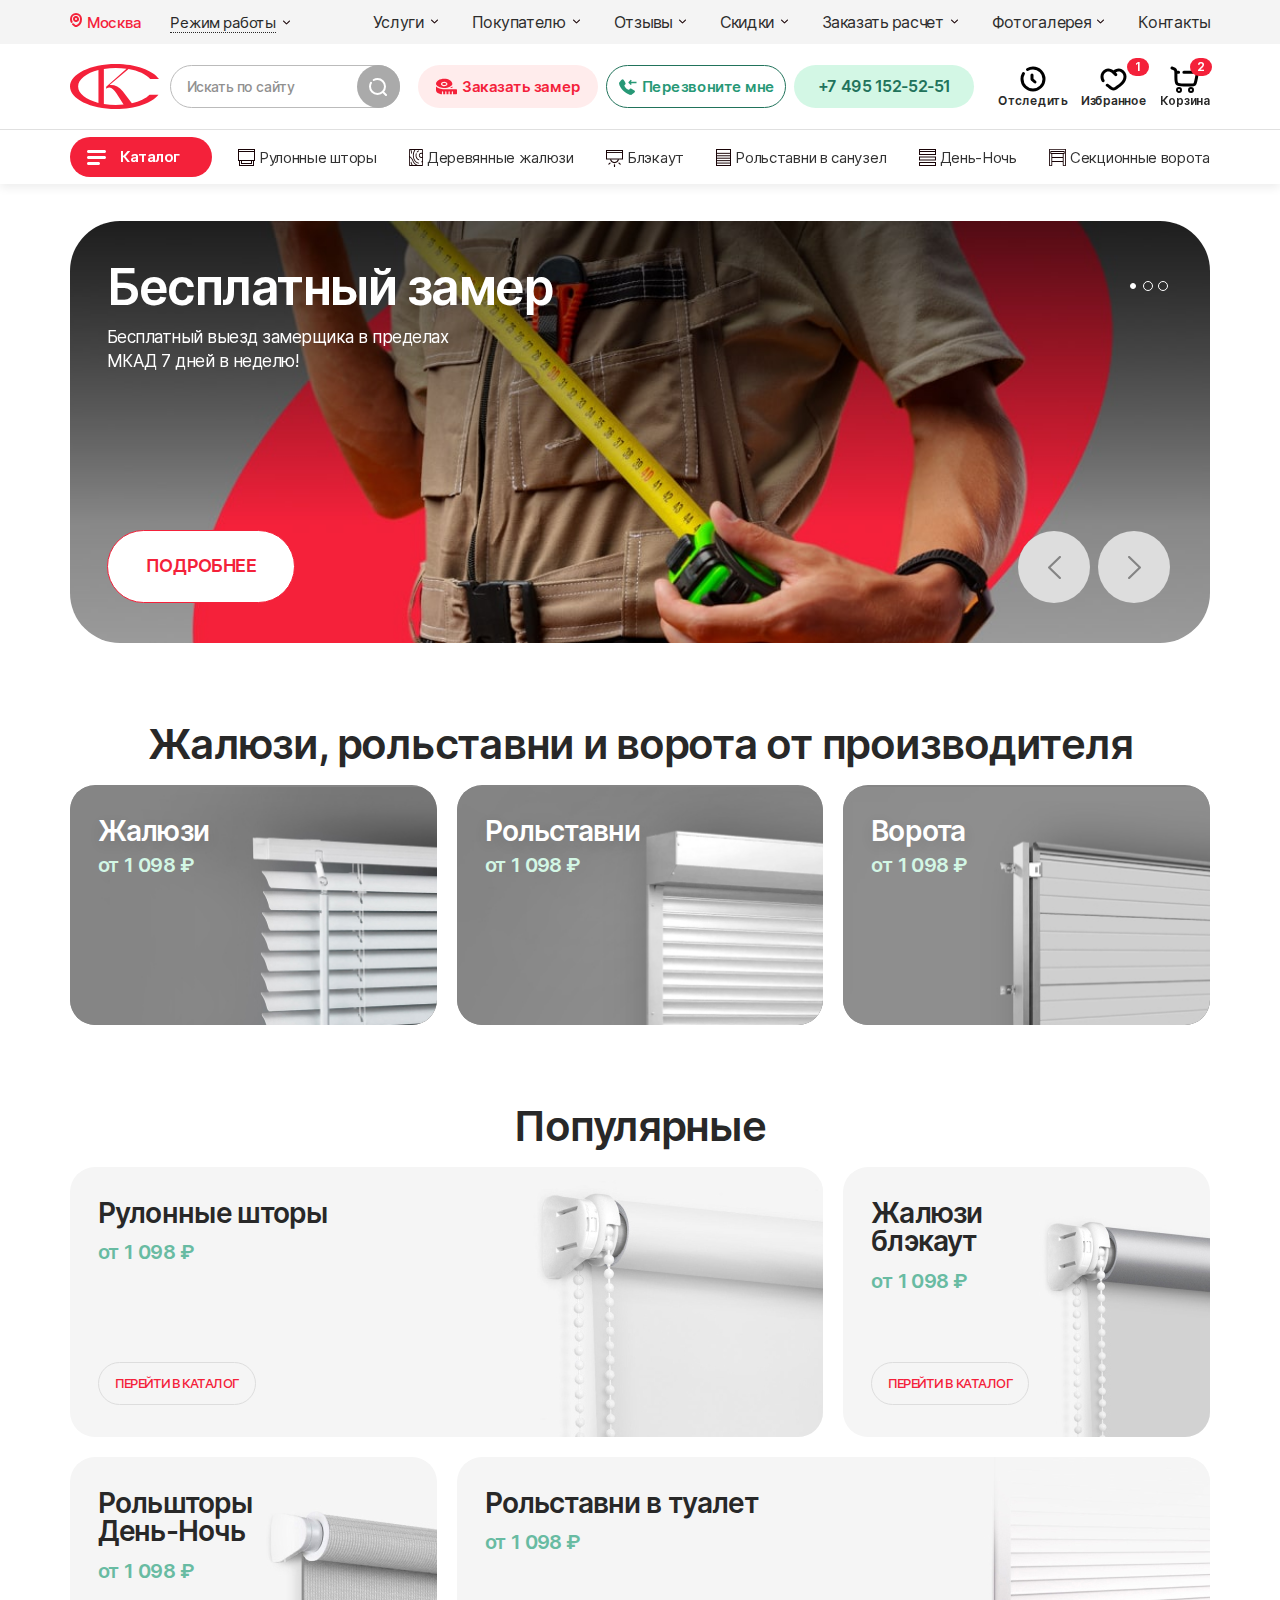
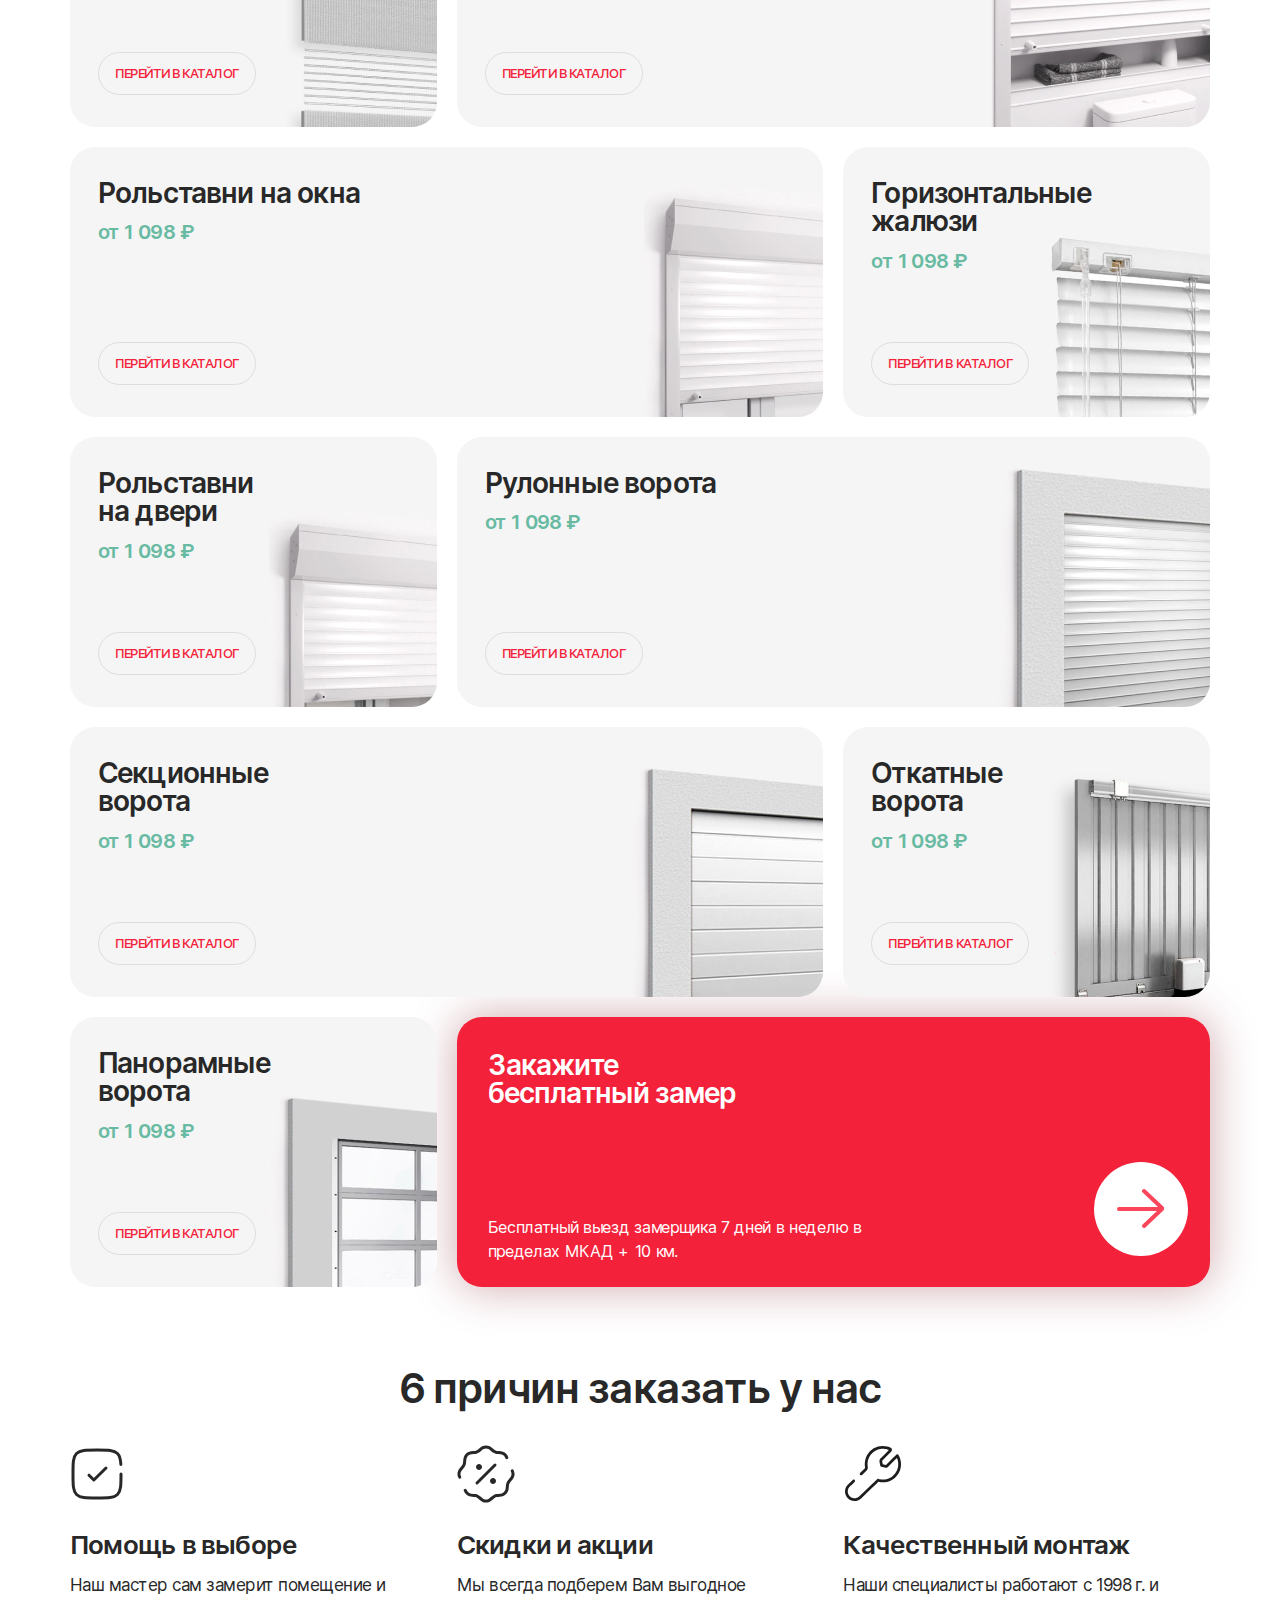
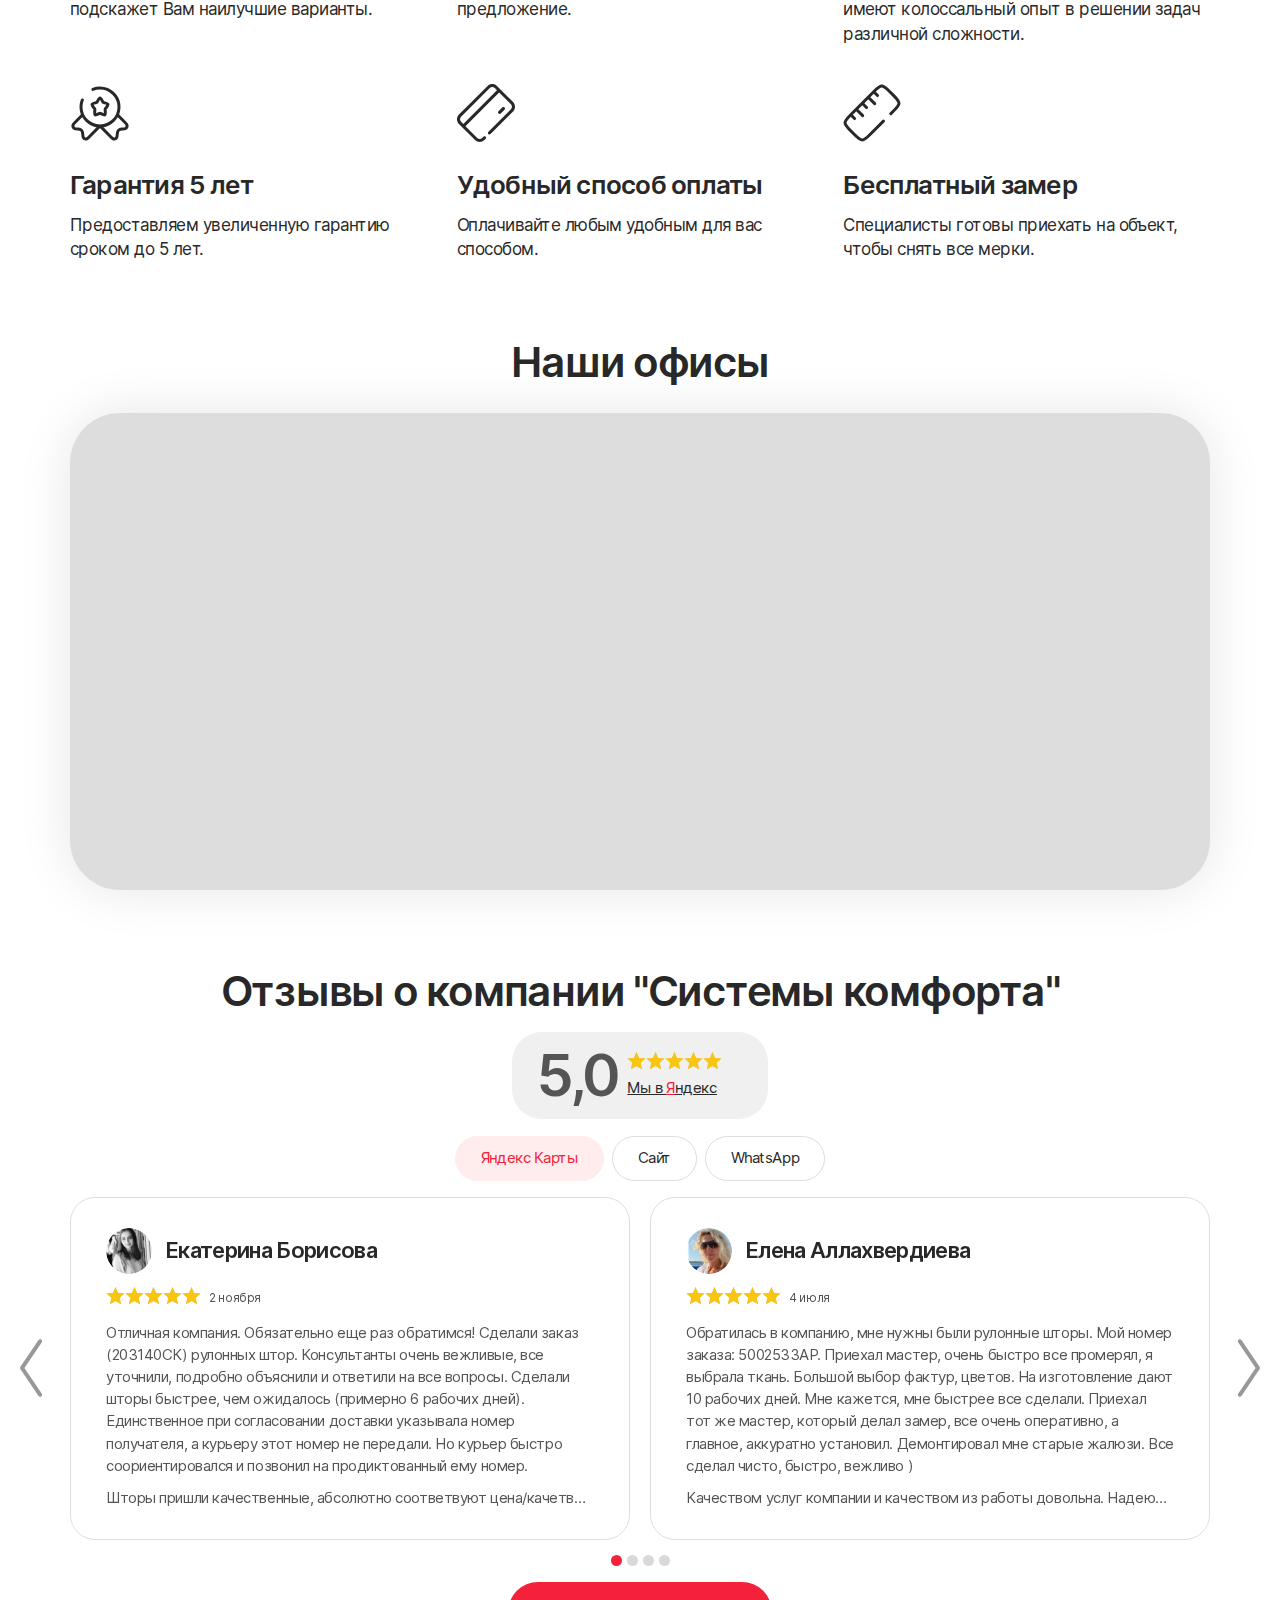
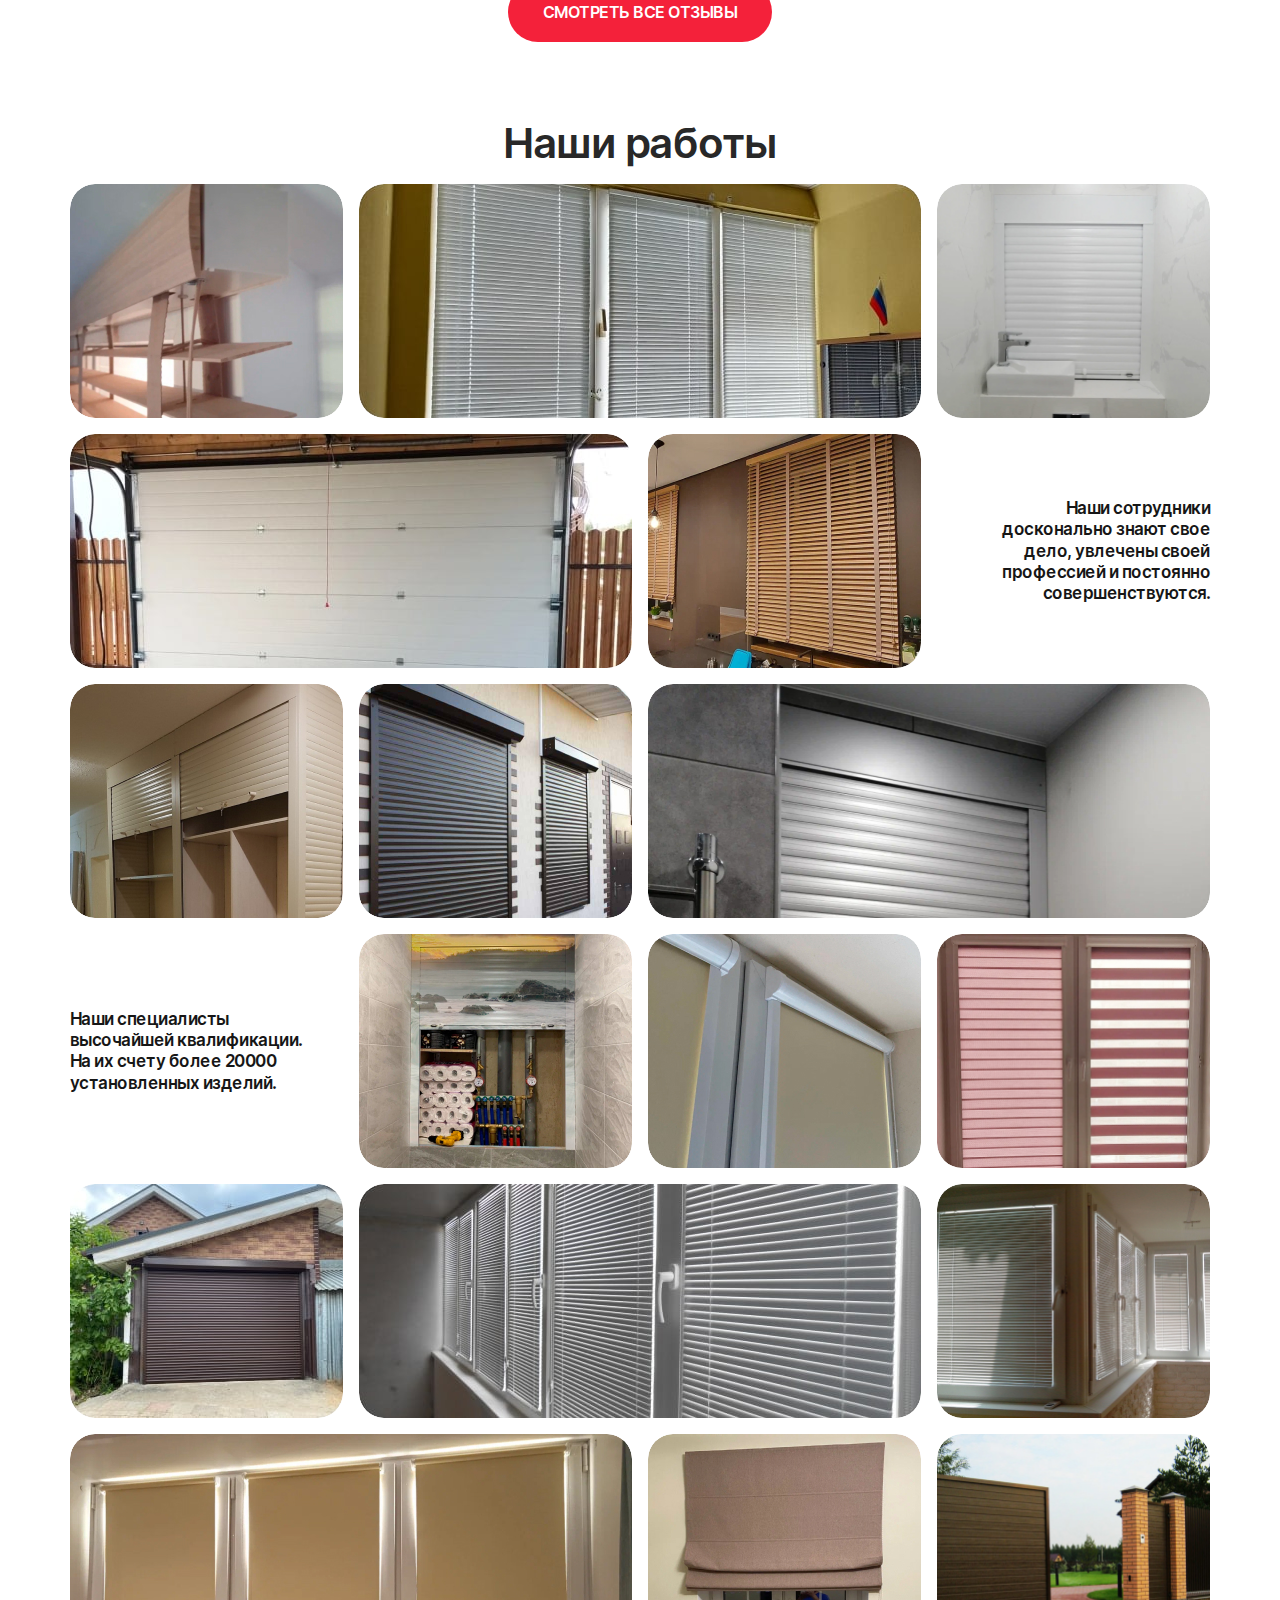
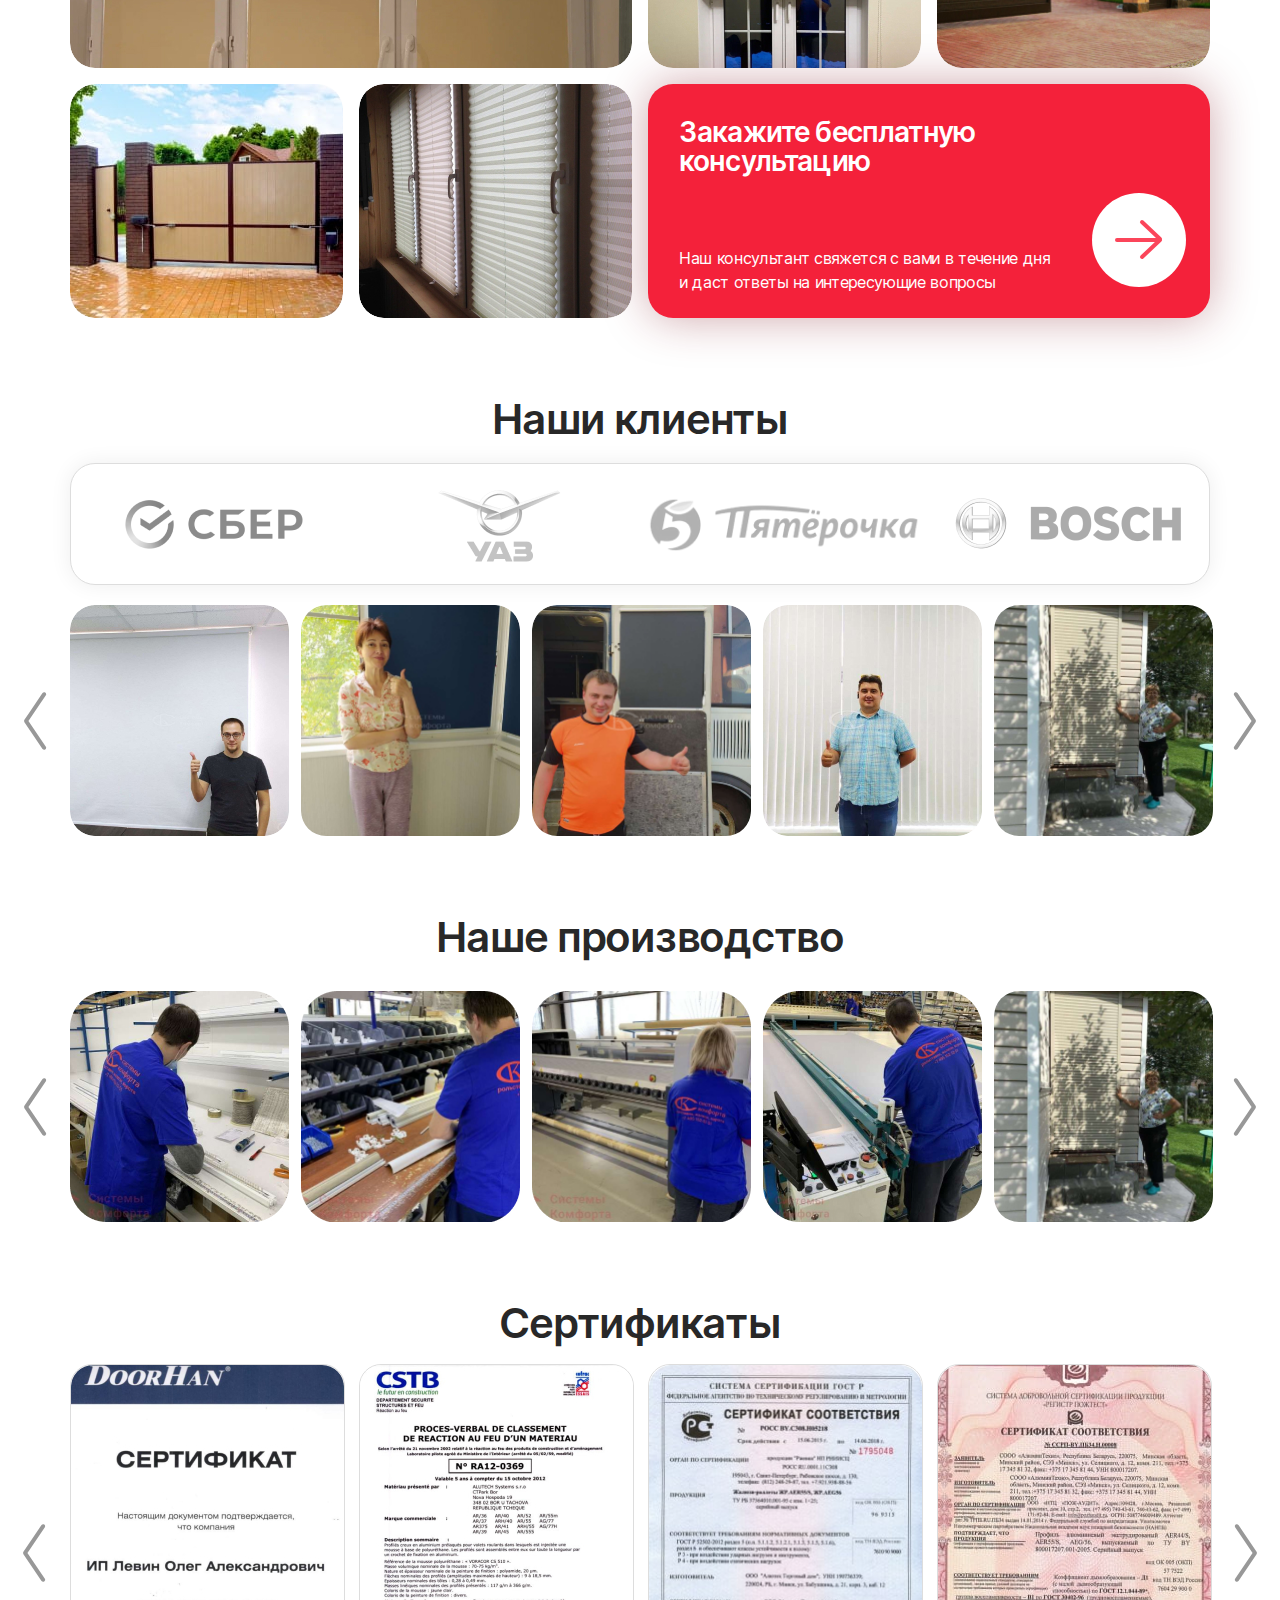
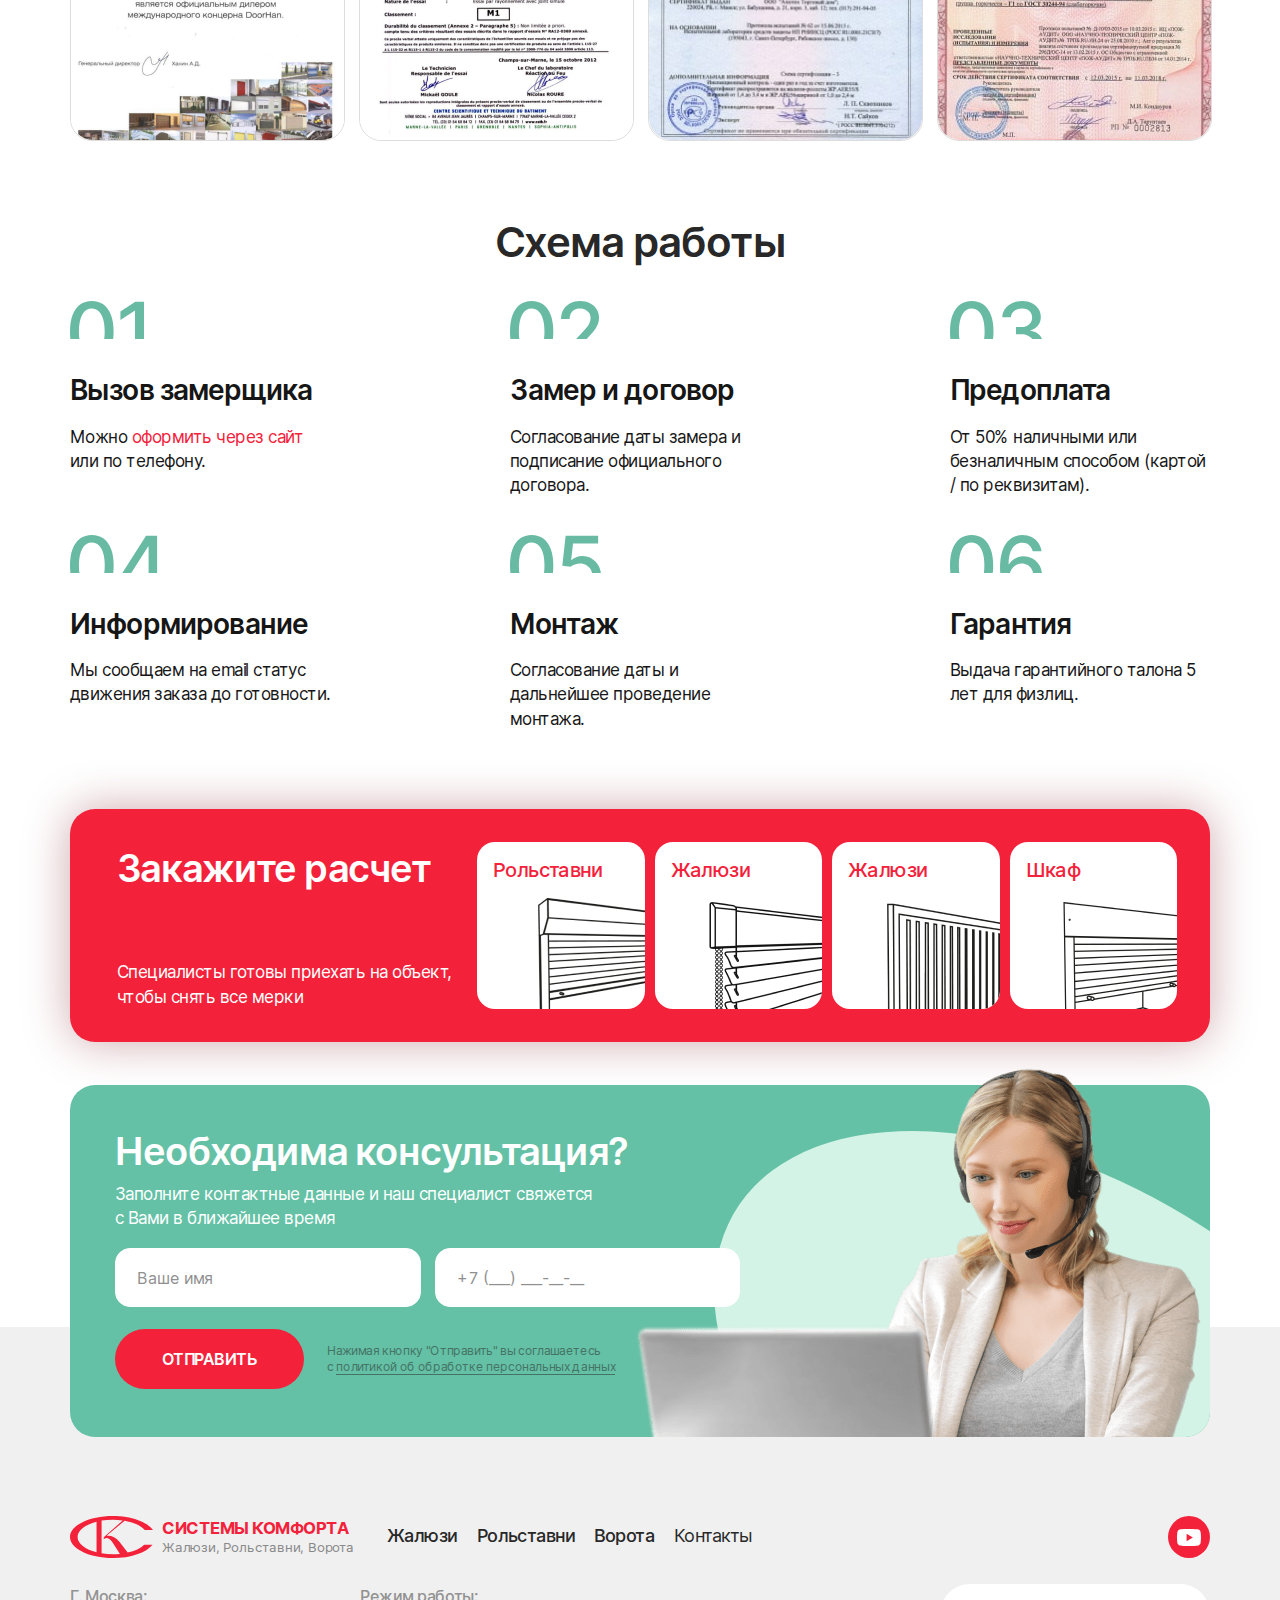
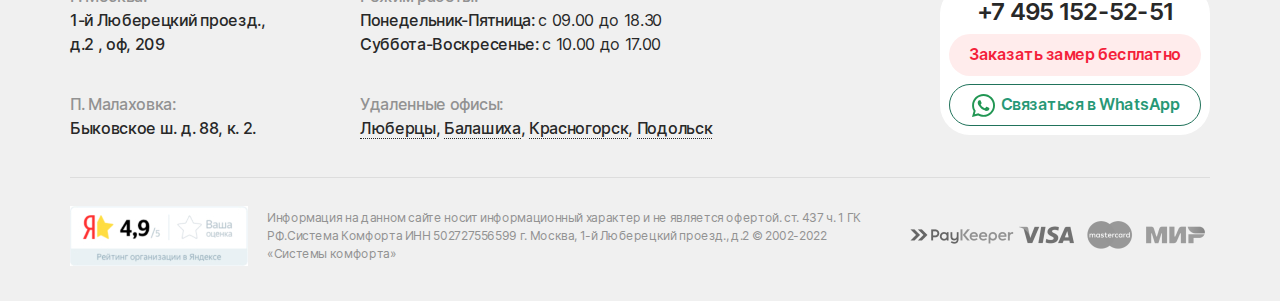
<file: index.html>
<!DOCTYPE html>
<!--[if lt IE 7]><html lang="ru" class="lt-ie9 lt-ie8 lt-ie7"><![endif]-->
<!--[if IE 7]><html lang="ru" class="lt-ie9 lt-ie8"><![endif]-->
<!--[if IE 8]><html lang="ru" class="lt-ie9"><![endif]-->
<!--[if gt IE 8]><!-->
<html lang="ru">
<!--<![endif]-->
<head>
	<meta charset="utf-8" />
	<title>Заголовок</title>
	<meta http-equiv="X-UA-Compatible" content="IE=edge" />
	<meta name="viewport" content="width=device-width, initial-scale=1.0" />
	<meta name="format-detection" content="telephone=no" />
	<link rel="shortcut icon" href="favicon.png" />
	<link rel="stylesheet" href="libs/bootstrap/bootstrap-grid.css" />
	<link rel="stylesheet" href="libs/fancybox-master/dist/jquery.fancybox.min.css" />
	<link rel="stylesheet" href="libs/slick-1.5.9/slick/slick.css" />
	<link rel="stylesheet" href="libs/slick-1.5.9/slick/slick-theme.css" />
	<link rel="stylesheet" href="css/fonts.css" />
	<link rel="stylesheet" href="css/header.css?ver=1.9" />
	<link rel="stylesheet" href="css/main.css?ver=1.9" />
	<link rel="stylesheet" href="css/footer.css?ver=1.9" />
</head>
<body>

	<div class="wrapper">

		<header class="header">
			<div class="header-top">
				<div class="container">
					<div class="header__wrapper">
						<a href="#" class="link-location">Москва</a>
						<div class="time-block">
							<a href="#" class="link-time"><span>Режим работы </span></a>
							<div class="time-content">
								<p><strong>Понедельник-Пятница:</strong> с 09.00 до 18.30</p>
								<p><strong>Суббота-Воскресенье:</strong> c 10.00 до 17.00</p>
							</div>
						</div>
						<ul class="menu">
							<li class="menu__item menu__haschild">
								<a href="#">Услуги</a>
								<ul>
									<li><a href="#">Подпункт</a></li>
									<li><a href="#">Подпункт</a></li>
									<li><a href="#">Подпункт</a></li>
								</ul>
							</li>
							<li class="menu__item menu__haschild">
								<a href="#">Покупателю</a>
								<ul>
									<li><a href="#">Подпункт</a></li>
									<li><a href="#">Подпункт</a></li>
									<li><a href="#">Подпункт</a></li>
								</ul>
							</li>
							<li class="menu__item menu__haschild">
								<a href="#">Отзывы</a>
								<ul>
									<li><a href="#">Подпункт</a></li>
									<li><a href="#">Подпункт</a></li>
									<li><a href="#">Подпункт</a></li>
								</ul>
							</li>
							<li class="menu__item menu__haschild">
								<a href="#">Скидки</a>
								<ul>
									<li><a href="#">Подпункт</a></li>
									<li><a href="#">Подпункт</a></li>
									<li><a href="#">Подпункт</a></li>
								</ul>
							</li>
							<li class="menu__item menu__haschild">
								<a href="#">Заказать расчет</a>
								<ul>
									<li><a href="#">Подпункт</a></li>
									<li><a href="#">Подпункт</a></li>
									<li><a href="#">Подпункт</a></li>
								</ul>
							</li>
							<li class="menu__item menu__haschild">
								<a href="#">Фотогалерея</a>
								<ul>
									<li><a href="#">Подпункт</a></li>
									<li><a href="#">Подпункт</a></li>
									<li><a href="#">Подпункт</a></li>
								</ul>
							</li>
							<li class="menu__item"><a href="#">Контакты</a></li>
						</ul>
					</div>
				</div>
			</div>
			<div class="header-middle">
				<div class="container">
					<div class="header__wrapper">
						<a href="#" class="logo">
							<img src="img/logo.svg" alt="alt">
						</a>
						<div class="form-search">
							<form>
								<input type="text" placeholder="Искать по сайту" required="required">
								<button class="btn-search"></button>
							</form>
						</div>
						<div class="header__contacts">
							<a href="#modal-measurer" class="btn-main btn-main_page fancybox"><img src="img/scale.svg" class="hidden-tablet" alt="alt"><img src="img/scale2.svg" class="hidden-desktop" alt="alt">Заказать замер</a>
							<a href="#modal-callback" class="btn-main btn-main_common hidden-tablet fancybox"><img src="img/phone.svg" alt="alt">Перезвоните мне</a>
							<a href="#" class="btn-main btn-main_common hidden-desktop"><img src="img/wp.svg" alt="alt"></a>
							<a href="tel:+74951525251" class="btn-main btn-main_theme hidden-mobile hidden-tablet"><img src="img/phone2.svg" class="hidden-desktop" alt="alt">+7 495 152-52-51</a>
							<a href="#modal-contact" class="btn-main btn-main_theme hidden-desktop fancybox"><img src="img/phone2.svg" class="hidden-desktop" alt="alt"></a>
						</div>
						<div class="header__buttons">
							<a href="#" class="btn-user show-mobile">
								<span class="btn-user__icon">
									<img src="img/logo.svg" alt="alt">
								</span>
								<span class="btn-user__title">Главная</span>
							</a>
							<a href="#" class="btn-user show-mobile">
								<span class="btn-user__icon">
									<img src="img/menu2.svg" alt="alt">
								</span>
								<span class="btn-user__title">Каталог</span>
							</a>
							<a href="#" class="btn-user">
								<span class="btn-user__icon">
									<img src="img/time.svg" class="hidden-mobile" alt="alt">
									<img src="img/time2.svg" class="show-mobile" alt="alt">
								</span>
								<span class="btn-user__title">Отследить</span>
							</a>
							<a href="#" class="btn-user">
								<span class="btn-user__icon">
									<img src="img/heart.svg" class="hidden-mobile" alt="alt">
									<img src="img/heart2.svg" class="show-mobile" alt="alt">
								</span>
								<span class="btn-user__title">Избранное</span>
								<span class="btn-user__value">1</span>
							</a>
							<a href="#" class="btn-user">
								<span class="btn-user__icon">
									<img src="img/basket.svg" class="hidden-mobile" alt="alt">
									<img src="img/basket2.svg" class="show-mobile" alt="alt">
								</span>
								<span class="btn-user__title">Корзина</span>
								<span class="btn-user__value">2</span>
							</a>
						</div>
					</div>
				</div>
			</div>
			<div class="header-bottom">
				<div class="container">
					<div class="header__wrapper">
						<a href="#" class="btn-main btn-main_catalog">Каталог</a>
						<ul class="nav-catalog">
							<li><a href="#"><img src="img/ic_nav1.svg" alt="alt">Рулонные шторы</a></li>
							<li><a href="#"><img src="img/ic_nav2.svg" alt="alt">Деревянные жалюзи</a></li>
							<li><a href="#"><img src="img/ic_nav3.svg" alt="alt">Блэкаут</a></li>
							<li><a href="#"><img src="img/ic_nav4.svg" alt="alt">Рольставни в санузел</a></li>
							<li><a href="#"><img src="img/ic_nav5.svg" alt="alt">День-Ночь</a></li>
							<li><a href="#"><img src="img/ic_nav6.svg" alt="alt">Секционные ворота</a></li>
						</ul>
						<div class="menu-dropdown">
							<div class="menu-dropdown__close"></div>
							<div class="menu-dropdown__left">
								<ul class="nav-dropdown">
									<li class="nav-dropdown__haschild active">
										<a href="#"><img src="img/ic_menu1.svg" alt="alt">Жалюзи</a>
										<div class="content-dropdown" style="display: block;">
											<div class="content-dropdown__head">
												<div class="content-dropdown__title">Жалюзи</div>
												<a href="#" class="btn-main btn-main_page">СМОТРЕТЬ ВСЕ <span>ЖАЛЮЗИ</span></a>
											</div>
											<div class="content-dropdown__columns">
												<div class="item-dropdown">
													<div class="item-dropdown__title">По предназначению</div>
													<ul>
														<li><a href="#">В офис</a></li>
														<li><a href="#">На кухню</a></li>
														<li><a href="#">На балкон</a></li>
														<li><a href="#">В школу</a></li>
													</ul>
												</div>
												<div class="item-dropdown">
													<div class="item-dropdown__title">Горизонтальные</div>
													<ul>
														<li><a href="#">Алюминиевые</a></li>
														<li><a href="#">Изотра</a></li>
														<li><a href="#">Изолайт</a></li>
														<li><a href="#">Бамбуковые</a></li>
														<li><a href="#">Деревянные</a></li>
													</ul>
												</div>
												<div class="item-dropdown">
													<div class="item-dropdown__title">Другие</div>
													<ul>
														<li><a href="#">Зебра</a></li>
														<li><a href="#">Рольшторы</a></li>
														<li><a href="#">Мебельные</a></li>
														<li><a href="#">Ролл шторы</a></li>
														<li><a href="#">Рулонные шторы День-Ночь</a></li>
														<li><a href="#">Рулонные жалюзи</a></li>
													</ul>
												</div>
												<div class="item-dropdown">
													<div class="item-dropdown__title">Популярные</div>
													<ul>
														<li><a href="#">Плиссе</a></li>
														<li><a href="#">Блэкаут</a></li>
														<li><a href="#">Рулонные</a></li>
														<li><a href="#">День-ночь</a></li>
														<li><a href="#">Вертикальные</a></li>
														<li><a href="#">Без сверления</a></li>
													</ul>
													<a href="#" class="link-more">Еще</a>
												</div>
												<div class="item-dropdown">
													<div class="item-dropdown__title">Вертикальные</div>
													<ul>
														<li><a href="#">Тканевые</a></li>
														<li><a href="#">Алюминиевые</a></li>
														<li><a href="#">Пластиковые</a></li>
														<li><a href="#">Мультифактурные</a></li>
													</ul>
												</div>
												<div class="item-dropdown">
													<div class="item-dropdown__title">Жалюзи VIP</div>
													<ul>
														<li><a href="#">Плиссе</a></li>
														<li><a href="#">Римские</a></li>
														<li><a href="#">Рафшторы</a></li>
													</ul>
												</div>
												<div class="item-dropdown">
													<div class="item-dropdown__title">Рулонные</div>
													<ul>
														<li><a href="#">Мини</a></li>
														<li><a href="#">Уни-1</a></li>
														<li><a href="#">Уни-2</a></li>
														<li><a href="#">Блэкаут</a></li>
														<li><a href="#">Для кухни</a></li>
														<li><a href="#">Без сверления</a></li>
													</ul>
													<a href="#" class="link-more">Еще</a>
												</div>
												<div class="item-dropdown">
													<div class="item-dropdown__title">День-ночь</div>
													<ul>
														<li><a href="#">День-Ночь Мини</a></li>
														<li><a href="#">День-Ночь Уни-2</a></li>
													</ul>
												</div>
												<div class="item-dropdown">
													<div class="item-dropdown__title">Цены на услуги</div>
													<ul>
														<li><a href="#">Монтаж</a></li>
														<li><a href="#">Ремонт жалюзи</a></li>
													</ul>
												</div>
											</div>
										</div>
									</li>
									<li class="nav-dropdown__haschild">
										<a href="#"><img src="img/ic_menu2.svg" alt="alt">Рольставни</a>
										<div class="content-dropdown">
											<div class="content-dropdown__head">
												<div class="content-dropdown__title">Рольставни</div>
												<a href="#" class="btn-main btn-main_page">СМОТРЕТЬ ВСЕ <span>Рольставни</span></a>
											</div>
											<div class="content-dropdown__columns">
												<div class="item-dropdown">
													<div class="item-dropdown__title">По предназначению</div>
													<ul>
														<li><a href="#">В офис</a></li>
														<li><a href="#">На кухню</a></li>
														<li><a href="#">На балкон</a></li>
														<li><a href="#">В школу</a></li>
													</ul>
												</div>
												<div class="item-dropdown">
													<div class="item-dropdown__title">Горизонтальные</div>
													<ul>
														<li><a href="#">Алюминиевые</a></li>
														<li><a href="#">Изотра</a></li>
														<li><a href="#">Изолайт</a></li>
														<li><a href="#">Бамбуковые</a></li>
														<li><a href="#">Деревянные</a></li>
													</ul>
												</div>
												<div class="item-dropdown">
													<div class="item-dropdown__title">Другие</div>
													<ul>
														<li><a href="#">Зебра</a></li>
														<li><a href="#">Рольшторы</a></li>
														<li><a href="#">Мебельные</a></li>
														<li><a href="#">Ролл шторы</a></li>
														<li><a href="#">Рулонные шторы День-Ночь</a></li>
														<li><a href="#">Рулонные жалюзи</a></li>
													</ul>
												</div>
												<div class="item-dropdown">
													<div class="item-dropdown__title">Популярные</div>
													<ul>
														<li><a href="#">Плиссе</a></li>
														<li><a href="#">Блэкаут</a></li>
														<li><a href="#">Рулонные</a></li>
														<li><a href="#">День-ночь</a></li>
														<li><a href="#">Вертикальные</a></li>
														<li><a href="#">Без сверления</a></li>
													</ul>
													<a href="#" class="link-more">Еще</a>
												</div>
												<div class="item-dropdown">
													<div class="item-dropdown__title">Вертикальные</div>
													<ul>
														<li><a href="#">Тканевые</a></li>
														<li><a href="#">Алюминиевые</a></li>
														<li><a href="#">Пластиковые</a></li>
														<li><a href="#">Мультифактурные</a></li>
													</ul>
												</div>
												<div class="item-dropdown">
													<div class="item-dropdown__title">Жалюзи VIP</div>
													<ul>
														<li><a href="#">Плиссе</a></li>
														<li><a href="#">Римские</a></li>
														<li><a href="#">Рафшторы</a></li>
													</ul>
												</div>
												<div class="item-dropdown">
													<div class="item-dropdown__title">Рулонные</div>
													<ul>
														<li><a href="#">Мини</a></li>
														<li><a href="#">Уни-1</a></li>
														<li><a href="#">Уни-2</a></li>
														<li><a href="#">Блэкаут</a></li>
														<li><a href="#">Для кухни</a></li>
														<li><a href="#">Без сверления</a></li>
													</ul>
													<a href="#" class="link-more">Еще</a>
												</div>
												<div class="item-dropdown">
													<div class="item-dropdown__title">День-ночь</div>
													<ul>
														<li><a href="#">День-Ночь Мини</a></li>
														<li><a href="#">День-Ночь Уни-2</a></li>
													</ul>
												</div>
												<div class="item-dropdown">
													<div class="item-dropdown__title">Цены на услуги</div>
													<ul>
														<li><a href="#">Монтаж</a></li>
														<li><a href="#">Ремонт жалюзи</a></li>
													</ul>
												</div>
											</div>
										</div>
									</li>
									<li class="nav-dropdown__haschild">
										<a href="#"><img src="img/ic_menu3.svg" alt="alt">Ворота</a>
										<div class="content-dropdown">
											<div class="content-dropdown__head">
												<div class="content-dropdown__title">Ворота</div>
												<a href="#" class="btn-main btn-main_page">СМОТРЕТЬ ВСЕ <span>Ворота</span></a>
											</div>
											<div class="content-dropdown__columns">
												<div class="item-dropdown">
													<div class="item-dropdown__title">По предназначению</div>
													<ul>
														<li><a href="#">В офис</a></li>
														<li><a href="#">На кухню</a></li>
														<li><a href="#">На балкон</a></li>
														<li><a href="#">В школу</a></li>
													</ul>
												</div>
												<div class="item-dropdown">
													<div class="item-dropdown__title">Горизонтальные</div>
													<ul>
														<li><a href="#">Алюминиевые</a></li>
														<li><a href="#">Изотра</a></li>
														<li><a href="#">Изолайт</a></li>
														<li><a href="#">Бамбуковые</a></li>
														<li><a href="#">Деревянные</a></li>
													</ul>
												</div>
												<div class="item-dropdown">
													<div class="item-dropdown__title">Другие</div>
													<ul>
														<li><a href="#">Зебра</a></li>
														<li><a href="#">Рольшторы</a></li>
														<li><a href="#">Мебельные</a></li>
														<li><a href="#">Ролл шторы</a></li>
														<li><a href="#">Рулонные шторы День-Ночь</a></li>
														<li><a href="#">Рулонные жалюзи</a></li>
													</ul>
												</div>
												<div class="item-dropdown">
													<div class="item-dropdown__title">Популярные</div>
													<ul>
														<li><a href="#">Плиссе</a></li>
														<li><a href="#">Блэкаут</a></li>
														<li><a href="#">Рулонные</a></li>
														<li><a href="#">День-ночь</a></li>
														<li><a href="#">Вертикальные</a></li>
														<li><a href="#">Без сверления</a></li>
													</ul>
													<a href="#" class="link-more">Еще</a>
												</div>
												<div class="item-dropdown">
													<div class="item-dropdown__title">Вертикальные</div>
													<ul>
														<li><a href="#">Тканевые</a></li>
														<li><a href="#">Алюминиевые</a></li>
														<li><a href="#">Пластиковые</a></li>
														<li><a href="#">Мультифактурные</a></li>
													</ul>
												</div>
												<div class="item-dropdown">
													<div class="item-dropdown__title">Жалюзи VIP</div>
													<ul>
														<li><a href="#">Плиссе</a></li>
														<li><a href="#">Римские</a></li>
														<li><a href="#">Рафшторы</a></li>
													</ul>
												</div>
												<div class="item-dropdown">
													<div class="item-dropdown__title">Рулонные</div>
													<ul>
														<li><a href="#">Мини</a></li>
														<li><a href="#">Уни-1</a></li>
														<li><a href="#">Уни-2</a></li>
														<li><a href="#">Блэкаут</a></li>
														<li><a href="#">Для кухни</a></li>
														<li><a href="#">Без сверления</a></li>
													</ul>
													<a href="#" class="link-more">Еще</a>
												</div>
												<div class="item-dropdown">
													<div class="item-dropdown__title">День-ночь</div>
													<ul>
														<li><a href="#">День-Ночь Мини</a></li>
														<li><a href="#">День-Ночь Уни-2</a></li>
													</ul>
												</div>
												<div class="item-dropdown">
													<div class="item-dropdown__title">Цены на услуги</div>
													<ul>
														<li><a href="#">Монтаж</a></li>
														<li><a href="#">Ремонт жалюзи</a></li>
													</ul>
												</div>
											</div>
										</div>
									</li>
									<li class="nav-dropdown__menu nav-dropdown__haschild">
										<a href="#">Услуги</a>
										<div class="content-dropdown">
											<div class="content-dropdown__head">
												<div class="content-dropdown__title">Услуги</div>
											</div>
											<div class="content-dropdown__columns">
												<div class="item-dropdown">
													<ul>
														<li><a href="#">Подпункт</a></li>
														<li><a href="#">Подпункт</a></li>
														<li><a href="#">Подпункт</a></li>
														<li><a href="#">Подпункт</a></li>
													</ul>
												</div>
											</div>
										</div>
									</li>
									<li class="nav-dropdown__menu nav-dropdown__haschild">
										<a href="#">Покупателю</a>
										<div class="content-dropdown">
											<div class="content-dropdown__head">
												<div class="content-dropdown__title">Покупателю</div>
											</div>
											<div class="content-dropdown__columns">
												<div class="item-dropdown">
													<ul>
														<li><a href="#">Подпункт</a></li>
														<li><a href="#">Подпункт</a></li>
														<li><a href="#">Подпункт</a></li>
														<li><a href="#">Подпункт</a></li>
													</ul>
												</div>
											</div>
										</div>
									</li>
									<li class="nav-dropdown__menu nav-dropdown__haschild">
										<a href="#">Отзывы</a>
										<div class="content-dropdown">
											<div class="content-dropdown__head">
												<div class="content-dropdown__title">Отзывы</div>
											</div>
											<div class="content-dropdown__columns">
												<div class="item-dropdown">
													<ul>
														<li><a href="#">Подпункт</a></li>
														<li><a href="#">Подпункт</a></li>
														<li><a href="#">Подпункт</a></li>
														<li><a href="#">Подпункт</a></li>
													</ul>
												</div>
											</div>
										</div>
									</li>
									<li class="nav-dropdown__menu nav-dropdown__haschild">
										<a href="#">Скидки</a>
										<div class="content-dropdown">
											<div class="content-dropdown__head">
												<div class="content-dropdown__title">Скидки</div>
											</div>
											<div class="content-dropdown__columns">
												<div class="item-dropdown">
													<ul>
														<li><a href="#">Подпункт</a></li>
														<li><a href="#">Подпункт</a></li>
														<li><a href="#">Подпункт</a></li>
														<li><a href="#">Подпункт</a></li>
													</ul>
												</div>
											</div>
										</div>
									</li>
									<li class="nav-dropdown__menu nav-dropdown__haschild">
										<a href="#">Заказать расчет</a>
										<div class="content-dropdown">
											<div class="content-dropdown__head">
												<div class="content-dropdown__title">Заказать расчет</div>
											</div>
											<div class="content-dropdown__columns">
												<div class="item-dropdown">
													<ul>
														<li><a href="#">Подпункт</a></li>
														<li><a href="#">Подпункт</a></li>
														<li><a href="#">Подпункт</a></li>
														<li><a href="#">Подпункт</a></li>
													</ul>
												</div>
											</div>
										</div>
									</li>
									<li class="nav-dropdown__menu nav-dropdown__haschild">
										<a href="#">Фотогалерея</a>
										<div class="content-dropdown">
											<div class="content-dropdown__head">
												<div class="content-dropdown__title">Фотогалерея</div>
											</div>
											<div class="content-dropdown__columns">
												<div class="item-dropdown">
													<ul>
														<li><a href="#">Подпункт</a></li>
														<li><a href="#">Подпункт</a></li>
														<li><a href="#">Подпункт</a></li>
														<li><a href="#">Подпункт</a></li>
													</ul>
												</div>
											</div>
										</div>
									</li>
									<li class="nav-dropdown__menu"><a href="#">Контакты</a></li>
								</ul>
								<a href="#modal-callback" class="btn-main fancybox">ЗАКАЗАТЬ ЗВОНОК</a>
							</div>
						</div>
					</div>
				</div>
			</div>
		</header>

		<section class="billbord">
			<div class="container">
				<div class="slider-billbord">
					<div class="slider-billbord__slide">
						<div class="item-billbord">
							<h2 class="title-big">Бесплатный замер</h2>
							<div class="text-main">Бесплатный выезд замерщика в пределах  МКАД 7 дней в неделю!</div>
							<a href="#" class="btn-main">ПОДРОБНЕЕ</a>
							<div class="item-billbord__image">
								<img src="img/billbord1.jpg" alt="alt">
							</div>
						</div>
					</div>
					<div class="slider-billbord__slide">
						<div class="item-billbord">
							<h2 class="title-big">Бесплатный замер</h2>
							<div class="text-main">Бесплатный выезд замерщика в пределах  МКАД 7 дней в неделю!</div>
							<a href="#" class="btn-main">ПОДРОБНЕЕ</a>
							<div class="item-billbord__image">
								<img src="img/billbord1.jpg" alt="alt">
							</div>
						</div>
					</div>
					<div class="slider-billbord__slide">
						<div class="item-billbord">
							<h2 class="title-big">Бесплатный замер</h2>
							<div class="text-main">Бесплатный выезд замерщика в пределах  МКАД 7 дней в неделю!</div>
							<a href="#" class="btn-main">ПОДРОБНЕЕ</a>
							<div class="item-billbord__image">
								<img src="img/billbord1.jpg" alt="alt">
							</div>
						</div>
					</div>
				</div>
			</div>
		</section>

		<section class="categories">
			<div class="container">
				<h2 class="title-section">Жалюзи, рольставни и ворота от производителя</h2>
				<div class="row row_main">
					<div class="col-md-4">
						<a href="#" class="item-category">
							<span class="title-middle">Жалюзи</span>
							<span class="price-main">от 1 098 ₽</span>
							<span class="item-category__image">
								<img src="img/category1.jpg?ver=1.2" alt="alt">
							</span>
						</a>
					</div>
					<div class="col-md-4">
						<a href="#" class="item-category">
							<span class="title-middle">Рольставни</span>
							<span class="price-main">от 1 098 ₽</span>
							<span class="item-category__image">
								<img src="img/category2.jpg?ver=1.2" alt="alt">
							</span>
						</a>
					</div>
					<div class="col-md-4">
						<a href="#" class="item-category">
							<span class="title-middle">Ворота</span>
							<span class="price-main">от 1 098 ₽</span>
							<span class="item-category__image">
								<img src="img/category3.jpg?ver=1.2" alt="alt">
							</span>
						</a>
					</div>
				</div>
			</div>
		</section>

		<section class="catalog">
			<div class="container">
				<h2 class="title-section">Популярные</h2>
				<div class="row row_main">
					<div class="col-md-8 col-6">
						<div class="item-catalog">
							<div class="title-middle">Рулонные шторы</div>
							<div class="price-main">от 1 098 ₽</div>
							<a href="#" class="btn-main btn-main_default">ПЕРЕЙТИ В КАТАЛОГ</a>
							<div class="item-catalog__image">
								<img src="img/item_catalog1.jpg?ver=1.2" alt="alt">
							</div>
						</div>
					</div>
					<div class="col-md-4 col-6">
						<div class="item-catalog">
							<div class="title-middle">Жалюзи <br>блэкаут</div>
							<div class="price-main">от 1 098 ₽</div>
							<a href="#" class="btn-main btn-main_default">ПЕРЕЙТИ В КАТАЛОГ</a>
							<div class="item-catalog__image">
								<img src="img/item_catalog2.jpg?ver=1.2" alt="alt">
							</div>
						</div>
					</div>
					<div class="col-md-4 col-6">
						<div class="item-catalog">
							<div class="title-middle">Рольшторы <br>День-Ночь</div>
							<div class="price-main">от 1 098 ₽</div>
							<a href="#" class="btn-main btn-main_default">ПЕРЕЙТИ В КАТАЛОГ</a>
							<div class="item-catalog__image">
								<img src="img/item_catalog3.jpg?ver=1.2" alt="alt">
							</div>
						</div>
					</div>
					<div class="col-md-8 col-12">
						<div class="item-catalog">
							<div class="title-middle">Рольставни в туалет</div>
							<div class="price-main">от 1 098 ₽</div>
							<a href="#" class="btn-main btn-main_default">ПЕРЕЙТИ В КАТАЛОГ</a>
							<div class="item-catalog__image">
								<img src="img/item_catalog4.jpg?ver=1.2" alt="alt">
							</div>
						</div>
					</div>
					<div class="col-md-8 col-6">
						<div class="item-catalog">
							<div class="title-middle">Рольставни на окна</div>
							<div class="price-main">от 1 098 ₽</div>
							<a href="#" class="btn-main btn-main_default">ПЕРЕЙТИ В КАТАЛОГ</a>
							<div class="item-catalog__image">
								<img src="img/item_catalog5.jpg?ver=1.2" alt="alt">
							</div>
						</div>
					</div>
					<div class="col-md-4 col-6">
						<div class="item-catalog">
							<div class="title-middle">Горизонтальные жалюзи</div>
							<div class="price-main">от 1 098 ₽</div>
							<a href="#" class="btn-main btn-main_default">ПЕРЕЙТИ В КАТАЛОГ</a>
							<div class="item-catalog__image">
								<img src="img/item_catalog6.jpg?ver=1.2" alt="alt">
							</div>
						</div>
					</div>
					<div class="col-md-4 col-6">
						<div class="item-catalog">
							<div class="title-middle">Рольставни <br>на двери</div>
							<div class="price-main">от 1 098 ₽</div>
							<a href="#" class="btn-main btn-main_default">ПЕРЕЙТИ В КАТАЛОГ</a>
							<div class="item-catalog__image">
								<img src="img/item_catalog7.jpg?ver=1.2" alt="alt">
							</div>
						</div>
					</div>
					<div class="col-md-8 col-6">
						<div class="item-catalog">
							<div class="title-middle">Рулонные ворота</div>
							<div class="price-main">от 1 098 ₽</div>
							<a href="#" class="btn-main btn-main_default">ПЕРЕЙТИ В КАТАЛОГ</a>
							<div class="item-catalog__image">
								<img src="img/item_catalog8.jpg?ver=1.2" alt="alt">
							</div>
						</div>
					</div>
					<div class="col-md-8 col-6">
						<div class="item-catalog">
							<div class="title-middle">Секционные <br>ворота</div>
							<div class="price-main">от 1 098 ₽</div>
							<a href="#" class="btn-main btn-main_default">ПЕРЕЙТИ В КАТАЛОГ</a>
							<div class="item-catalog__image">
								<img src="img/item_catalog9.jpg?ver=1.2" alt="alt">
							</div>
						</div>
					</div>
					<div class="col-md-4 col-6">
						<div class="item-catalog">
							<div class="title-middle">Откатные <br>ворота</div>
							<div class="price-main">от 1 098 ₽</div>
							<a href="#" class="btn-main btn-main_default">ПЕРЕЙТИ В КАТАЛОГ</a>
							<div class="item-catalog__image">
								<img src="img/item_catalog10.jpg?ver=1.2" alt="alt">
							</div>
						</div>
					</div>
					<div class="col-md-4 col-6">
						<div class="item-catalog">
							<div class="title-middle">Панорамные <br>ворота</div>
							<div class="price-main">от 1 098 ₽</div>
							<a href="#" class="btn-main btn-main_default">ПЕРЕЙТИ В КАТАЛОГ</a>
							<div class="item-catalog__image">
								<img src="img/item_catalog11.jpg?ver=1.2" alt="alt">
							</div>
						</div>
					</div>
					<div class="col-md-8">
						<a href="#modal-measurer" class="btn-block fancybox">
							<span class="title-middle">Закажите бесплатный замер</span>
							<span class="btn-block__text">Бесплатный выезд замерщика 7 дней в неделю в пределах МКАД + 10 км.</span>
						</a>
					</div>
				</div>
			</div>
		</section>

		<section class="advantages">
			<div class="container">
				<h2 class="title-section">6 причин заказать у нас</h2>
				<div class="row row_advantages">
					<div class="col-xl-4 col-6">
						<div class="item-advantage">
							<div class="item-advantage__icon">
								<img src="img/ic_avd1.svg" alt="alt">
							</div>
							<div class="title-block">Помощь в выборе</div>
							<div class="text-main">Наш мастер сам замерит помещение и подскажет Вам наилучшие варианты.</div>
						</div>
					</div>
					<div class="col-xl-4 col-6">
						<div class="item-advantage">
							<div class="item-advantage__icon">
								<img src="img/ic_avd2.svg" alt="alt">
							</div>
							<div class="title-block">Скидки и акции</div>
							<div class="text-main">Мы всегда подберем Вам выгодное предложение.</div>
						</div>
					</div>
					<div class="col-xl-4 col-6">
						<div class="item-advantage">
							<div class="item-advantage__icon">
								<img src="img/ic_avd3.svg" alt="alt">
							</div>
							<div class="title-block">Качественный монтаж</div>
							<div class="text-main">Наши специалисты работают с 1998 г. и имеют колоссальный опыт в решении задач различной сложности.</div>
						</div>
					</div>
					<div class="col-xl-4 col-6">
						<div class="item-advantage">
							<div class="item-advantage__icon">
								<img src="img/ic_avd4.svg" alt="alt">
							</div>
							<div class="title-block">Гарантия 5 лет</div>
							<div class="text-main">Предоставляем увеличенную гарантию сроком до 5 лет.</div>
						</div>
					</div>
					<div class="col-xl-4 col-6">
						<div class="item-advantage">
							<div class="item-advantage__icon">
								<img src="img/ic_avd5.svg" alt="alt">
							</div>
							<div class="title-block">Удобный способ оплаты</div>
							<div class="text-main">Оплачивайте любым удобным для вас способом.</div>
						</div>
					</div>
					<div class="col-xl-4 col-6">
						<div class="item-advantage">
							<div class="item-advantage__icon">
								<img src="img/ic_avd6.svg" alt="alt">
							</div>
							<div class="title-block">Бесплатный замер</div>
							<div class="text-main">Специалисты готовы приехать на объект, чтобы снять все мерки.</div>
						</div>
					</div>
				</div>
			</div>
		</section>

		<section class="contacts">
			<div class="container">
				<h2 class="title-section">Наши офисы</h2>
				<div id="map"></div>
			</div>
		</section>

		<section class="reviews">
			<div class="container">
				<h2 class="title-section">Отзывы о компании "Системы комфорта"</h2>
				<div class="reviews__top">
					<div class="reviews-unit">
						<div class="reviews-unit__value">5,0</div>
						<div class="reviews-unit__content">
							<div class="rating rating_5">
								<div class="rating__item"></div>
								<div class="rating__item"></div>
								<div class="rating__item"></div>
								<div class="rating__item"></div>
								<div class="rating__item"></div>
							</div>
							<a href="#" class="link-yandex" target="_blank">Мы в <span>Я</span>ндекс</a>
						</div>
					</div>
					<ul class="tabs">
						<li class="active"><a href="#tab1">Яндекс Карты</a></li>
						<li><a href="#tab2">Сайт</a></li>
						<li><a href="#tab3">WhatsApp</a></li>
					</ul>
				</div>
				<div class="tab-container">
					<div class="tab-pane" id="tab1">
						<div class="slider-reviews">
							<div class="slider-reviews__slide">
								<div class="item-review">
									<div class="item-review__head">
										<div class="image-user">
											<img src="img/review1.jpg" alt="alt">
										</div>
										<div class="title-common">Екатерина Борисова</div>
									</div>
									<div class="item-review__info">
										<div class="rating rating_5">
											<div class="rating__item"></div>
											<div class="rating__item"></div>
											<div class="rating__item"></div>
											<div class="rating__item"></div>
											<div class="rating__item"></div>
										</div>
										<div class="text-min">2 ноября</div>
									</div>
									<div class="item-review__text">
										<p>Отличная компания. Обязательно еще раз обратимся! Сделали заказ (203140СК) рулонных штор. Консультанты очень вежливые, все уточнили, подробно объяснили и ответили на все вопросы. Сделали шторы быстрее, чем ожидалось (примерно 6 рабочих дней).  Единственное при согласовании доставки указывала номер получателя, а курьеру этот номер не передали. Но курьер быстро соориентировался и позвонил на продиктованный ему номер. </p>
										<p>Шторы пришли качественные, абсолютно соответвуют цена/качетво. Консультанты очень вежливые, все уточнили, подробно объяснили и ответили на все вопросы. Сделали шторы быстрее, чем ожидалось (примерно 6 рабочих дней).  Единственное при согласовании доставки указывала номер получателя, а курьеру этот номер не передали. Но курьер быстро соориентировался и позвонил на продиктованный ему номер.</p>
									</div>
								</div>
							</div>
							<div class="slider-reviews__slide">
								<div class="item-review">
									<div class="item-review__head">
										<div class="image-user">
											<img src="img/review2.jpg" alt="alt">
										</div>
										<div class="title-common">Елена Аллахвердиева</div>
									</div>
									<div class="item-review__info">
										<div class="rating rating_5">
											<div class="rating__item"></div>
											<div class="rating__item"></div>
											<div class="rating__item"></div>
											<div class="rating__item"></div>
											<div class="rating__item"></div>
										</div>
										<div class="text-min">4 июля</div>
									</div>
									<div class="item-review__text">
										<p>Обратилась в компанию, мне нужны были рулонные шторы. Мой номер заказа: 5002533АР. Приехал мастер, очень быстро все промерял, я выбрала ткань. Большой выбор фактур, цветов. На изготовление дают 10 рабочих дней. Мне кажется, мне быстрее все сделали. Приехал тот же мастер, который делал замер, все очень оперативно, а главное, аккуратно установил. Демонтировал мне старые жалюзи. Все сделал чисто, быстро, вежливо ) </p>
										<p>Качеством услуг компании и качеством из работы довольна. Надеюсь все прослужит долго! Спасибо.</p>
									</div>
								</div>
							</div>
							<div class="slider-reviews__slide">
								<div class="item-review">
									<div class="item-review__head">
										<div class="image-user">
											<img src="img/review1.jpg" alt="alt">
										</div>
										<div class="title-common">Екатерина Борисова</div>
									</div>
									<div class="item-review__info">
										<div class="rating rating_5">
											<div class="rating__item"></div>
											<div class="rating__item"></div>
											<div class="rating__item"></div>
											<div class="rating__item"></div>
											<div class="rating__item"></div>
										</div>
										<div class="text-min">2 ноября</div>
									</div>
									<div class="item-review__text">
										<p>Отличная компания. Обязательно еще раз обратимся! Сделали заказ (203140СК) рулонных штор. Консультанты очень вежливые, все уточнили, подробно объяснили и ответили на все вопросы. Сделали шторы быстрее, чем ожидалось (примерно 6 рабочих дней).  Единственное при согласовании доставки указывала номер получателя, а курьеру этот номер не передали. Но курьер быстро соориентировался и позвонил на продиктованный ему номер. </p>
										<p>Шторы пришли качественные, абсолютно соответвуют цена/качетво. Консультанты очень вежливые, все уточнили, подробно объяснили и ответили на все вопросы. Сделали шторы быстрее, чем ожидалось (примерно 6 рабочих дней).  Единственное при согласовании доставки указывала номер получателя, а курьеру этот номер не передали. Но курьер быстро соориентировался и позвонил на продиктованный ему номер.</p>
									</div>
								</div>
							</div>
							<div class="slider-reviews__slide">
								<div class="item-review">
									<div class="item-review__head">
										<div class="image-user">
											<img src="img/review2.jpg" alt="alt">
										</div>
										<div class="title-common">Елена Аллахвердиева</div>
									</div>
									<div class="item-review__info">
										<div class="rating rating_5">
											<div class="rating__item"></div>
											<div class="rating__item"></div>
											<div class="rating__item"></div>
											<div class="rating__item"></div>
											<div class="rating__item"></div>
										</div>
										<div class="text-min">4 июля</div>
									</div>
									<div class="item-review__text">
										<p>Обратилась в компанию, мне нужны были рулонные шторы. Мой номер заказа: 5002533АР. Приехал мастер, очень быстро все промерял, я выбрала ткань. Большой выбор фактур, цветов. На изготовление дают 10 рабочих дней. Мне кажется, мне быстрее все сделали. Приехал тот же мастер, который делал замер, все очень оперативно, а главное, аккуратно установил. Демонтировал мне старые жалюзи. Все сделал чисто, быстро, вежливо ) </p>
										<p>Качеством услуг компании и качеством из работы довольна. Надеюсь все прослужит долго! Спасибо.</p>
									</div>
								</div>
							</div>
						</div>
					</div>
					<div class="tab-pane" id="tab2">
						<div class="slider-reviews">
							<div class="slider-reviews__slide">
								<div class="item-review">
									<div class="item-review__head">
										<div class="image-user">
											<img src="img/review1.jpg" alt="alt">
										</div>
										<div class="title-common">Екатерина Борисова</div>
									</div>
									<div class="item-review__info">
										<div class="rating rating_5">
											<div class="rating__item"></div>
											<div class="rating__item"></div>
											<div class="rating__item"></div>
											<div class="rating__item"></div>
											<div class="rating__item"></div>
										</div>
										<div class="text-min">2 ноября</div>
									</div>
									<div class="item-review__text">
										<p>Отличная компания. Обязательно еще раз обратимся! Сделали заказ (203140СК) рулонных штор. Консультанты очень вежливые, все уточнили, подробно объяснили и ответили на все вопросы. Сделали шторы быстрее, чем ожидалось (примерно 6 рабочих дней).  Единственное при согласовании доставки указывала номер получателя, а курьеру этот номер не передали. Но курьер быстро соориентировался и позвонил на продиктованный ему номер. </p>
										<p>Шторы пришли качественные, абсолютно соответвуют цена/качетво. Консультанты очень вежливые, все уточнили, подробно объяснили и ответили на все вопросы. Сделали шторы быстрее, чем ожидалось (примерно 6 рабочих дней).  Единственное при согласовании доставки указывала номер получателя, а курьеру этот номер не передали. Но курьер быстро соориентировался и позвонил на продиктованный ему номер.</p>
									</div>
								</div>
							</div>
							<div class="slider-reviews__slide">
								<div class="item-review">
									<div class="item-review__head">
										<div class="image-user">
											<img src="img/review2.jpg" alt="alt">
										</div>
										<div class="title-common">Елена Аллахвердиева</div>
									</div>
									<div class="item-review__info">
										<div class="rating rating_5">
											<div class="rating__item"></div>
											<div class="rating__item"></div>
											<div class="rating__item"></div>
											<div class="rating__item"></div>
											<div class="rating__item"></div>
										</div>
										<div class="text-min">4 июля</div>
									</div>
									<div class="item-review__text">
										<p>Обратилась в компанию, мне нужны были рулонные шторы. Мой номер заказа: 5002533АР. Приехал мастер, очень быстро все промерял, я выбрала ткань. Большой выбор фактур, цветов. На изготовление дают 10 рабочих дней. Мне кажется, мне быстрее все сделали. Приехал тот же мастер, который делал замер, все очень оперативно, а главное, аккуратно установил. Демонтировал мне старые жалюзи. Все сделал чисто, быстро, вежливо ) </p>
										<p>Качеством услуг компании и качеством из работы довольна. Надеюсь все прослужит долго! Спасибо.</p>
									</div>
								</div>
							</div>
							<div class="slider-reviews__slide">
								<div class="item-review">
									<div class="item-review__head">
										<div class="image-user">
											<img src="img/review1.jpg" alt="alt">
										</div>
										<div class="title-common">Екатерина Борисова</div>
									</div>
									<div class="item-review__info">
										<div class="rating rating_5">
											<div class="rating__item"></div>
											<div class="rating__item"></div>
											<div class="rating__item"></div>
											<div class="rating__item"></div>
											<div class="rating__item"></div>
										</div>
										<div class="text-min">2 ноября</div>
									</div>
									<div class="item-review__text">
										<p>Отличная компания. Обязательно еще раз обратимся! Сделали заказ (203140СК) рулонных штор. Консультанты очень вежливые, все уточнили, подробно объяснили и ответили на все вопросы. Сделали шторы быстрее, чем ожидалось (примерно 6 рабочих дней).  Единственное при согласовании доставки указывала номер получателя, а курьеру этот номер не передали. Но курьер быстро соориентировался и позвонил на продиктованный ему номер. </p>
										<p>Шторы пришли качественные, абсолютно соответвуют цена/качетво. Консультанты очень вежливые, все уточнили, подробно объяснили и ответили на все вопросы. Сделали шторы быстрее, чем ожидалось (примерно 6 рабочих дней).  Единственное при согласовании доставки указывала номер получателя, а курьеру этот номер не передали. Но курьер быстро соориентировался и позвонил на продиктованный ему номер.</p>
									</div>
								</div>
							</div>
							<div class="slider-reviews__slide">
								<div class="item-review">
									<div class="item-review__head">
										<div class="image-user">
											<img src="img/review2.jpg" alt="alt">
										</div>
										<div class="title-common">Елена Аллахвердиева</div>
									</div>
									<div class="item-review__info">
										<div class="rating rating_5">
											<div class="rating__item"></div>
											<div class="rating__item"></div>
											<div class="rating__item"></div>
											<div class="rating__item"></div>
											<div class="rating__item"></div>
										</div>
										<div class="text-min">4 июля</div>
									</div>
									<div class="item-review__text">
										<p>Обратилась в компанию, мне нужны были рулонные шторы. Мой номер заказа: 5002533АР. Приехал мастер, очень быстро все промерял, я выбрала ткань. Большой выбор фактур, цветов. На изготовление дают 10 рабочих дней. Мне кажется, мне быстрее все сделали. Приехал тот же мастер, который делал замер, все очень оперативно, а главное, аккуратно установил. Демонтировал мне старые жалюзи. Все сделал чисто, быстро, вежливо ) </p>
										<p>Качеством услуг компании и качеством из работы довольна. Надеюсь все прослужит долго! Спасибо.</p>
									</div>
								</div>
							</div>
						</div>
					</div>
					<div class="tab-pane" id="tab3">
						<div class="slider-reviews">
							<div class="slider-reviews__slide">
								<div class="item-review">
									<div class="item-review__head">
										<div class="image-user">
											<img src="img/review1.jpg" alt="alt">
										</div>
										<div class="title-common">Екатерина Борисова</div>
									</div>
									<div class="item-review__info">
										<div class="rating rating_5">
											<div class="rating__item"></div>
											<div class="rating__item"></div>
											<div class="rating__item"></div>
											<div class="rating__item"></div>
											<div class="rating__item"></div>
										</div>
										<div class="text-min">2 ноября</div>
									</div>
									<div class="item-review__text">
										<p>Отличная компания. Обязательно еще раз обратимся! Сделали заказ (203140СК) рулонных штор. Консультанты очень вежливые, все уточнили, подробно объяснили и ответили на все вопросы. Сделали шторы быстрее, чем ожидалось (примерно 6 рабочих дней).  Единственное при согласовании доставки указывала номер получателя, а курьеру этот номер не передали. Но курьер быстро соориентировался и позвонил на продиктованный ему номер. </p>
										<p>Шторы пришли качественные, абсолютно соответвуют цена/качетво. Консультанты очень вежливые, все уточнили, подробно объяснили и ответили на все вопросы. Сделали шторы быстрее, чем ожидалось (примерно 6 рабочих дней).  Единственное при согласовании доставки указывала номер получателя, а курьеру этот номер не передали. Но курьер быстро соориентировался и позвонил на продиктованный ему номер.</p>
									</div>
								</div>
							</div>
							<div class="slider-reviews__slide">
								<div class="item-review">
									<div class="item-review__head">
										<div class="image-user">
											<img src="img/review2.jpg" alt="alt">
										</div>
										<div class="title-common">Елена Аллахвердиева</div>
									</div>
									<div class="item-review__info">
										<div class="rating rating_5">
											<div class="rating__item"></div>
											<div class="rating__item"></div>
											<div class="rating__item"></div>
											<div class="rating__item"></div>
											<div class="rating__item"></div>
										</div>
										<div class="text-min">4 июля</div>
									</div>
									<div class="item-review__text">
										<p>Обратилась в компанию, мне нужны были рулонные шторы. Мой номер заказа: 5002533АР. Приехал мастер, очень быстро все промерял, я выбрала ткань. Большой выбор фактур, цветов. На изготовление дают 10 рабочих дней. Мне кажется, мне быстрее все сделали. Приехал тот же мастер, который делал замер, все очень оперативно, а главное, аккуратно установил. Демонтировал мне старые жалюзи. Все сделал чисто, быстро, вежливо ) </p>
										<p>Качеством услуг компании и качеством из работы довольна. Надеюсь все прослужит долго! Спасибо.</p>
									</div>
								</div>
							</div>
							<div class="slider-reviews__slide">
								<div class="item-review">
									<div class="item-review__head">
										<div class="image-user">
											<img src="img/review1.jpg" alt="alt">
										</div>
										<div class="title-common">Екатерина Борисова</div>
									</div>
									<div class="item-review__info">
										<div class="rating rating_5">
											<div class="rating__item"></div>
											<div class="rating__item"></div>
											<div class="rating__item"></div>
											<div class="rating__item"></div>
											<div class="rating__item"></div>
										</div>
										<div class="text-min">2 ноября</div>
									</div>
									<div class="item-review__text">
										<p>Отличная компания. Обязательно еще раз обратимся! Сделали заказ (203140СК) рулонных штор. Консультанты очень вежливые, все уточнили, подробно объяснили и ответили на все вопросы. Сделали шторы быстрее, чем ожидалось (примерно 6 рабочих дней).  Единственное при согласовании доставки указывала номер получателя, а курьеру этот номер не передали. Но курьер быстро соориентировался и позвонил на продиктованный ему номер. </p>
										<p>Шторы пришли качественные, абсолютно соответвуют цена/качетво. Консультанты очень вежливые, все уточнили, подробно объяснили и ответили на все вопросы. Сделали шторы быстрее, чем ожидалось (примерно 6 рабочих дней).  Единственное при согласовании доставки указывала номер получателя, а курьеру этот номер не передали. Но курьер быстро соориентировался и позвонил на продиктованный ему номер.</p>
									</div>
								</div>
							</div>
							<div class="slider-reviews__slide">
								<div class="item-review">
									<div class="item-review__head">
										<div class="image-user">
											<img src="img/review2.jpg" alt="alt">
										</div>
										<div class="title-common">Елена Аллахвердиева</div>
									</div>
									<div class="item-review__info">
										<div class="rating rating_5">
											<div class="rating__item"></div>
											<div class="rating__item"></div>
											<div class="rating__item"></div>
											<div class="rating__item"></div>
											<div class="rating__item"></div>
										</div>
										<div class="text-min">4 июля</div>
									</div>
									<div class="item-review__text">
										<p>Обратилась в компанию, мне нужны были рулонные шторы. Мой номер заказа: 5002533АР. Приехал мастер, очень быстро все промерял, я выбрала ткань. Большой выбор фактур, цветов. На изготовление дают 10 рабочих дней. Мне кажется, мне быстрее все сделали. Приехал тот же мастер, который делал замер, все очень оперативно, а главное, аккуратно установил. Демонтировал мне старые жалюзи. Все сделал чисто, быстро, вежливо ) </p>
										<p>Качеством услуг компании и качеством из работы довольна. Надеюсь все прослужит долго! Спасибо.</p>
									</div>
								</div>
							</div>
						</div>
					</div>
				</div>
				<div class="bottom-button">
					<a href="#" class="btn-main">СМОТРЕТЬ ВСЕ ОТЗЫВЫ</a>
				</div>
			</div>
		</section>

		<section class="portfolio">
			<div class="container">
				<h2 class="title-section">Наши работы</h2>
				<div class="row row_portfolio">
					<div class="col-xl-3 col-md-4 col-6">
						<a href="#" class="item-portfolio">
							<img src="img/portfolio1.jpg" alt="alt">
						</a>
					</div>
					<div class="col-xl-6 col-md-8 col-6">
						<a href="#" class="item-portfolio">
							<img src="img/portfolio2.jpg" alt="alt">
						</a>
					</div>
					<div class="col-xl-3 col-md-4 col-6">
						<a href="#" class="item-portfolio">
							<img src="img/portfolio3.jpg" alt="alt">
						</a>
					</div>
					<div class="col-xl-6 col-md-4 col-6">
						<a href="#" class="item-portfolio">
							<img src="img/portfolio4.jpg" alt="alt">
						</a>
					</div>
					<div class="col-xl-3 col-md-4 col-6">
						<a href="#" class="item-portfolio">
							<img src="img/portfolio5.jpg" alt="alt">
						</a>
					</div>
					<div class="col-xl-3 col-md-4 col-6">
						<div class="text-portfolio text-portfolio_right">Наши сотрудники досконально знают свое дело, увлечены своей профессией и постоянно совершенствуются.</div>
					</div>
					<div class="col-xl-3 col-md-4 col-6">
						<a href="#" class="item-portfolio">
							<img src="img/portfolio6.jpg" alt="alt">
						</a>
					</div>
					<div class="col-xl-3 col-md-4 col-6">
						<a href="#" class="item-portfolio">
							<img src="img/portfolio7.jpg" alt="alt">
						</a>
					</div>
					<div class="col-xl-6 col-md-8 col-12">
						<a href="#" class="item-portfolio">
							<img src="img/portfolio8.jpg" alt="alt">
						</a>
					</div>
					<div class="col-xl-3 col-md-4 col-6 hidden-tablet show-mobile">
						<div class="text-portfolio text-portfolio_left">Наши специалисты высочайшей квалификации. На их счету более 20000 установленных изделий.</div>
					</div>
					<div class="col-xl-3 col-md-4 col-6">
						<a href="#" class="item-portfolio">
							<img src="img/portfolio9.jpg" alt="alt">
						</a>
					</div>
					<div class="col-xl-3 col-md-4 col-6">
						<a href="#" class="item-portfolio">
							<img src="img/portfolio10.jpg" alt="alt">
						</a>
					</div>
					<div class="col-xl-3 col-md-4 col-6">
						<a href="#" class="item-portfolio">
							<img src="img/portfolio11.jpg" alt="alt">
						</a>
					</div>
					<div class="col-xl-3 col-md-4 col-6 hidden-desktop hidden-mobile">
						<div class="text-portfolio text-portfolio_left">Наши специалисты высочайшей квалификации. На их счету более 20000 установленных изделий.</div>
					</div>
					<div class="col-xl-3 col-md-4 col-12">
						<a href="#" class="item-portfolio">
							<img src="img/portfolio12.jpg" alt="alt">
						</a>
					</div>
					<div class="col-xl-6 col-md-8 col-6">
						<a href="#" class="item-portfolio">
							<img src="img/portfolio13.jpg" alt="alt">
						</a>
					</div>
					<div class="col-xl-3 col-md-4 col-6">
						<a href="#" class="item-portfolio">
							<img src="img/portfolio14.jpg" alt="alt">
						</a>
					</div>
					<div class="col-xl-6 col-md-4 col-12">
						<a href="#" class="item-portfolio">
							<img src="img/portfolio15.jpg" alt="alt">
						</a>
					</div>
					<div class="col-xl-3 col-md-4 col-6">
						<a href="#" class="item-portfolio">
							<img src="img/portfolio16.jpg" alt="alt">
						</a>
					</div>
					<div class="col-xl-3 col-6 hidden-tablet">
						<a href="#" class="item-portfolio">
							<img src="img/portfolio17.jpg" alt="alt">
						</a>
					</div>
					<div class="col-xl-3 col-md-8 col-6 hidden-desktop hidden-mobile">
						<a href="#" class="item-portfolio">
							<img src="img/portfolio17_mob.jpg" alt="alt">
						</a>
					</div>
					<div class="col-xl-3 col-md-4 col-6">
						<a href="#" class="item-portfolio">
							<img src="img/portfolio18.jpg" alt="alt">
						</a>
					</div>
					<div class="col-xl-3 col-md-4 col-6 hidden-tablet">
						<a href="#" class="item-portfolio">
							<img src="img/portfolio19.jpg" alt="alt">
						</a>
					</div>
					<div class="col-xl-6">
						<a href="#modal-callback" class="btn-block fancybox">
							<span class="title-middle">Закажите бесплатную консультацию</span>
							<span class="btn-block__text">Наш консультант свяжется с вами в течение дня и даст ответы на интересующие вопросы</span>
						</a>
					</div>
				</div>
			</div>
		</section>

		<section class="clients">
			<div class="container">
				<h2 class="title-section">Наши клиенты</h2>
				<div class="slider-clients">
					<div class="slider-clients__slide">
						<div class="item-client">
							<img src="img/client1.png" alt="alt">
						</div>
					</div>
					<div class="slider-clients__slide">
						<div class="item-client">
							<img src="img/client2.png" alt="alt">
						</div>
					</div>
					<div class="slider-clients__slide">
						<div class="item-client">
							<img src="img/client3.png" alt="alt">
						</div>
					</div>
					<div class="slider-clients__slide">
						<div class="item-client">
							<img src="img/client4.png" alt="alt">
						</div>
					</div>
					<div class="slider-clients__slide">
						<div class="item-client">
							<img src="img/client5.png" alt="alt">
						</div>
					</div>
					<div class="slider-clients__slide">
						<div class="item-client">
							<img src="img/client6.png" alt="alt">
						</div>
					</div>
					<div class="slider-clients__slide">
						<div class="item-client">
							<img src="img/client7.png" alt="alt">
						</div>
					</div>
					<div class="slider-clients__slide">
						<div class="item-client">
							<img src="img/client8.png" alt="alt">
						</div>
					</div>
				</div>
				<div class="slider-photos">
					<div class="slider-photos__slide">
						<div class="photo-main">
							<img src="img/slide_client1.jpg" alt="alt">
						</div>
					</div>
					<div class="slider-photos__slide">
						<div class="photo-main">
							<img src="img/slide_client2.jpg" alt="alt">
						</div>
					</div>
					<div class="slider-photos__slide">
						<div class="photo-main">
							<img src="img/slide_client3.jpg" alt="alt">
						</div>
					</div>
					<div class="slider-photos__slide">
						<div class="photo-main">
							<img src="img/slide_client4.jpg" alt="alt">
						</div>
					</div>
					<div class="slider-photos__slide">
						<div class="photo-main">
							<img src="img/slide_client5.jpg" alt="alt">
						</div>
					</div>
					<div class="slider-photos__slide">
						<div class="photo-main">
							<img src="img/slide_client1.jpg" alt="alt">
						</div>
					</div>
					<div class="slider-photos__slide">
						<div class="photo-main">
							<img src="img/slide_client2.jpg" alt="alt">
						</div>
					</div>
				</div>
			</div>
		</section>

		<section class="production">
			<div class="container">
				<h2 class="title-section">Наше производство</h2>
				<div class="slider-photos">
					<div class="slider-photos__slide">
						<div class="photo-main">
							<img src="img/slide_production1.jpg" alt="alt">
						</div>
					</div>
					<div class="slider-photos__slide">
						<div class="photo-main">
							<img src="img/slide_production2.jpg" alt="alt">
						</div>
					</div>
					<div class="slider-photos__slide">
						<div class="photo-main">
							<img src="img/slide_production3.jpg" alt="alt">
						</div>
					</div>
					<div class="slider-photos__slide">
						<div class="photo-main">
							<img src="img/slide_production4.jpg" alt="alt">
						</div>
					</div>
					<div class="slider-photos__slide">
						<div class="photo-main">
							<img src="img/slide_production5.jpg" alt="alt">
						</div>
					</div>
					<div class="slider-photos__slide">
						<div class="photo-main">
							<img src="img/slide_production1.jpg" alt="alt">
						</div>
					</div>
					<div class="slider-photos__slide">
						<div class="photo-main">
							<img src="img/slide_production2.jpg" alt="alt">
						</div>
					</div>
				</div>
			</div>
		</section>

		<section class="sertificats">
			<div class="container">
				<h2 class="title-section">Сертификаты</h2>
				<div class="slider-sertificats">
					<div class="slider-sertificats__slide">
						<a href="img/sertificat1.jpg" class="item-sertificat fancybox" data-fancybox="sertificats">
							<img src="img/sertificat1.jpg" alt="alt">
						</a>
					</div>
					<div class="slider-sertificats__slide">
						<a href="img/sertificat2.jpg" class="item-sertificat fancybox" data-fancybox="sertificats">
							<img src="img/sertificat2.jpg" alt="alt">
						</a>
					</div>
					<div class="slider-sertificats__slide">
						<a href="img/sertificat3.jpg" class="item-sertificat fancybox" data-fancybox="sertificats">
							<img src="img/sertificat3.jpg" alt="alt">
						</a>
					</div>
					<div class="slider-sertificats__slide">
						<a href="img/sertificat4.jpg" class="item-sertificat fancybox" data-fancybox="sertificats">
							<img src="img/sertificat4.jpg" alt="alt">
						</a>
					</div>
					<div class="slider-sertificats__slide">
						<a href="img/sertificat1.jpg" class="item-sertificat fancybox" data-fancybox="sertificats">
							<img src="img/sertificat1.jpg" alt="alt">
						</a>
					</div>
					<div class="slider-sertificats__slide">
						<a href="img/sertificat2.jpg" class="item-sertificat fancybox" data-fancybox="sertificats">
							<img src="img/sertificat2.jpg" alt="alt">
						</a>
					</div>
				</div>
			</div>
		</section>

		<section class="steps">
			<div class="container">
				<h2 class="title-section">Схема работы</h2>
				<div class="row row_steps">
					<div class="col-md-4 col-6">
						<div class="item-step">
							<div class="item-step__number">
								<img src="img/step1.svg" alt="alt">
							</div>
							<div class="title-middle">Вызов замерщика</div>
							<div class="text-main">Можно <a href="#">оформить через сайт</a> <br>или по телефону.</div>
						</div>
					</div>
					<div class="col-md-4 col-6">
						<div class="item-step">
							<div class="item-step__number">
								<img src="img/step2.svg" alt="alt">
							</div>
							<div class="title-middle">Замер и договор</div>
							<div class="text-main">Согласование даты замера и подписание официального договора.</div>
						</div>
					</div>
					<div class="col-md-4 col-6">
						<div class="item-step">
							<div class="item-step__number">
								<img src="img/step3.svg" alt="alt">
							</div>
							<div class="title-middle">Предоплата</div>
							<div class="text-main">От 50% наличными или безналичным способом (картой / по реквизитам).</div>
						</div>
					</div>
					<div class="col-md-4 col-6">
						<div class="item-step">
							<div class="item-step__number">
								<img src="img/step4.svg" alt="alt">
							</div>
							<div class="title-middle">Информирование</div>
							<div class="text-main">Мы сообщаем на email статус движения заказа до готовности.</div>
						</div>
					</div>
					<div class="col-md-4 col-6">
						<div class="item-step">
							<div class="item-step__number">
								<img src="img/step5.svg" alt="alt">
							</div>
							<div class="title-middle">Монтаж</div>
							<div class="text-main">Согласование даты и дальнейшее проведение монтажа.</div>
						</div>
					</div>
					<div class="col-md-4 col-6">
						<div class="item-step">
							<div class="item-step__number">
								<img src="img/step6.svg" alt="alt">
							</div>
							<div class="title-middle">Гарантия</div>
							<div class="text-main">Выдача гарантийного талона 5 лет для физлиц.</div>
						</div>
					</div>
				</div>
			</div>
		</section>

		<section class="calculation">
			<div class="container">
				<div class="calculation-block">
					<div class="row">
						<div class="col-xl-4 calculation-block__left">
							<h2 class="title-main">Закажите  расчет</h2>
							<div class="text-main">Специалисты готовы приехать на объект, чтобы снять все мерки</div>
						</div>
						<div class="col-xl-8">
							<div class="row row_calculation">
								<div class="col-md-3 col-6">
									<a href="#" class="item-calculation">
										<div class="item-calculation__title">Рольставни</div>
										<div class="item-calculation__image">
											<img src="img/calculation1.png" alt="alt">
										</div>
									</a>
								</div>
								<div class="col-md-3 col-6">
									<a href="#" class="item-calculation">
										<span class="item-calculation__title">Жалюзи</divspan>
										<span class="item-calculation__image">
											<img src="img/calculation2.png" alt="alt">
										</span>
									</a>
								</div>
								<div class="col-md-3 col-6">
									<a href="#" class="item-calculation">
										<span class="item-calculation__title">Жалюзи</span>
										<span class="item-calculation__image">
											<img src="img/calculation3.png" alt="alt">
										</span>
									</a>
								</div>
								<div class="col-md-3 col-6">
									<a href="#" class="item-calculation">
										<span class="item-calculation__title">Шкаф</span>
										<span class="item-calculation__image">
											<img src="img/calculation4.png" alt="alt">
										</span>
									</a>
								</div>
							</div>
						</div>
					</div>
				</div>
			</div>
		</section>

		<section class="consultation">
			<div class="container">
				<div class="consultation-block">
					<div class="row align-items-center">
						<div class="col-xl-7">
							<h2 class="title-main">Необходима консультация?</h2>
							<div class="text-main">Заполните контактные данные и наш специалист свяжется с Вами в ближайшее время</div>
							<form>
								<div class="row row_form">
									<div class="col-md-6">
										<div class="item-form">
											<input type="text" placeholder="Ваше имя" required="required">
										</div>
									</div>
									<div class="col-md-6">
										<div class="item-form">
											<input type="text" placeholder="+7 (___) ___-__-__" class="input-phone" required="required">
										</div>
									</div>
								</div>
								<div class="bottom-form">
									<button class="btn-main" type="submit">ОТПРАВИТЬ</button>
									<div class="agree-form">Нажимая кнопку "Отправить" вы соглашаетесь <br> с <a href="#"> политикой об обработке персональных данных</a></div>
								</div>
							</form>
						</div>
						<div class="col-xl-5">
							<div class="consultation-block__image">
								<img src="img/consultation.png" alt="alt">
							</div>
						</div>
					</div>
				</div>
			</div>
		</section>

		<footer class="footer">
			<div class="container">
				<div class="row row_footer">
					<div class="col-md-9">
						<div class="footer__line">
							<div class="footer__logo">
								<a href="#" class="logo">
									<img src="img/logo.svg" alt="alt">
								</a>
								<div class="logo-content">
									<div class="logo-title">СИСТЕМЫ КОМФОРТА</div>
									<div class="logo-descr">Жалюзи, Рольставни, Ворота</div>
								</div>
							</div>
							<ul class="footer__nav hidden-tablet">
								<li><a href="#">Жалюзи</a></li>
								<li><a href="#">Рольставни</a></li>
								<li><a href="#">Ворота</a></li>
								<li class="footer__nav__light"><a href="#">Контакты</a></li>
							</ul>
						</div>
					</div>
					<div class="col-md-3 col_socials">
						<ul class="list-socials">
							<li><a href="#" target="_blank"><img src="img/yt.svg" alt="alt"></a></li>
						</ul>
					</div>
				</div>
				<div class="row row_footer-midddle">
					<div class="col-xl-9 col-md-7 col-6">
						<div class="row row_footer-info">
							<div class="col-xl-12 col-md-7">
								<div class="row">
									<div class="col-xl-4">
										<div class="item-footer">
											<div class="item-footer__title">Г. Москва:</div>
											<p>1-й Люберецкий проезд., <br>д.2 , оф, 209</p>
										</div>
									</div>
									<div class="col-xl-8 hidden-tablet">
										<div class="item-footer">
											<div class="item-footer__title">Режим работы:</div>
											<p>Понедельник-Пятница: <span>с 09.00 до 18.30</span></p>
											<p>Суббота-Воскресенье: <span>c 10.00 до 17.00</span></p>
										</div>
									</div>
									<div class="col-xl-4">
										<div class="item-footer">
											<div class="item-footer__title">П. Малаховка:</div>
											<p>Быковское ш. д. 88, к. 2.</p>
										</div>
									</div>
									<div class="col-xl-8 hidden-tablet">
										<div class="item-footer">
											<div class="item-footer__title">Удаленные офисы:</div>
											<p><a href="#">Люберцы</a>, <a href="#">Балашиха</a>, <a href="#">Красногорск</a>, <a href="#">Подольск</a></p>
										</div>
									</div>
								</div>
							</div>
							<div class="col-xl-12 col-md-5">
								<ul class="footer__nav hidden-desktop hidden-mobile">
									<li><a href="#">Жалюзи</a></li>
									<li><a href="#">Рольставни</a></li>
									<li><a href="#">Ворота</a></li>
									<li class="footer__nav__light"><a href="#">Контакты</a></li>
								</ul>
							</div>
						</div>
					</div>
					<div class="col-xl-3 col-md-5 col-6">
						<div class="contacts-block">
							<a href="tel:+74951525251" class="phone-main">+7 495 152-52-51</a>
							<a href="#modal-measurer" class="btn-main btn-main_page fancybox">Заказать замер бесплатно</a>
							<a href="#" class="btn-main btn-main_common"><img src="img/wp.svg" alt="alt">Связаться в WhatsApp</a>
						</div>
					</div>
				</div>
				<div class="footer-bottom">
					<div class="footer-bottom__content">
						<img src="img/yd.jpg" alt="alt">
						<div class="text-min">Информация на данном сайте носит информационный характер и не является офертой. ст. 437 ч. 1 ГК РФ.Система Комфорта ИНН 502727556599 г. Москва, 1-й Люберецкий проезд., д.2 © 2002-2022 «Системы комфорта»</div>
						<div class="payments">
							<img src="img/payments.png" alt="alt">
						</div>
					</div>
				</div>
			</div>
		</footer>
		
	</div>

	<div id="modal-callback" class="modal-block">
		<div class="title-modal">Обратный звонок</div>
		<div class="descr-modal">Заполните форму и наш специалист свяжется с Вами в ближайшее время</div>
		<form>
			<div class="item-form">
				<input type="text" placeholder="Ваше имя">
			</div>
			<div class="item-form">
				<input type="text" placeholder="+7 (___) ___-__-__*" class="input-phone" required="required">
			</div>
			<div class="bottom-form">
				<button class="btn-main" type="submit">ПЕРЕЗВОНИТЕ МНЕ</button>
				<div class="agree-form">Нажимая кнопку "Отправить" вы соглашаетесь  с <a href="#"> политикой об обработке персональных данных</a></div>
			</div>
		</form>
	</div>

	<div id="modal-contact" class="modal-block modal-block_contact">
		<div class="title-modal">Выберите действите</div>
		<a href="#modal-callback" class="btn-main btn-main_page fancybox"><img src="img/tel.svg" alt="alt">Перезвоните мне</a>
		<a href="tel:+74951525251" class="btn-main"><img src="img/tel2.svg" alt="alt">+7 495 152-52-51</a>
	</div>

	<div id="modal-measurer" class="modal-block">
		<div class="title-modal">Вызвать бесплатно замерщика</div>
		<div class="descr-modal">Замерщик выезжает бесплатно для заключения контракта в пределах МКАД +10 км.</div>
		<form>
			<div class="item-form">
				<input type="text" placeholder="Ваше имя">
			</div>
			<div class="item-form">
				<input type="text" placeholder="+7 (___) ___-__-__" class="input-phone" required="required">
			</div>
			<div class="item-form">
				<textarea placeholder="Адрес и желаемая дата"></textarea>
			</div>
			<div class="bottom-form">
				<button class="btn-main" type="submit">ОТПРАВИТЬ</button>
				<div class="agree-form">Нажимая кнопку "Отправить" вы соглашаетесь  с <a href="#"> политикой об обработке персональных данных</a></div>
			</div>
		</form>
		<div class="info-text">Если на замере не заключается контракт с предоплатой, то оплачивается консультация. При заключении контракта стоимость консультации входит в стоимость заказа.</div>
	</div>


	<script src="libs/jquery/jquery-3.6.0.min.js"></script>
	<script src="libs/jquery-mousewheel/jquery.mousewheel.min.js"></script>
	<script src="libs/fancybox-master/dist/jquery.fancybox.min.js"></script>
	<script src="libs/slick-1.5.9/slick/slick.min.js"></script>
	<script src="libs/mask/jquery.maskedinput.js"></script>
	<script src="js/common.js?ver=1.9"></script>
	<script src="https://api-maps.yandex.ru/2.1/?lang=ru_RU"></script>
	<script>
		$(document).ready(function () {
			ymaps.ready(init);
 
			function init() {
				var myMap = new ymaps.Map('map', {
					center: [55.755864, 37.617698],
					zoom: 9
				}, {
					searchControlProvider: 'yandex#search'
				});

				myPlacemark1 = new ymaps.Placemark([55.905240, 37.376650], {
				}, {
					preset: "twirl#blueStretchyIcon",
				});
				myPlacemark2 = new ymaps.Placemark([55.832656, 37.838076], {
				}, {
					preset: "twirl#blueStretchyIcon",
				});
				myPlacemark3 = new ymaps.Placemark([55.718098, 37.862795], {
				}, {
					preset: "twirl#blueStretchyIcon",
				});
				myPlacemark4 = new ymaps.Placemark([55.483288, 37.552431], {
				}, {
					preset: "twirl#blueStretchyIcon",
				});

				myMap.controls.remove('searchControl');
				myMap.behaviors.disable('scrollZoom');
				myMap.geoObjects.add(myPlacemark1);
				myMap.geoObjects.add(myPlacemark2);
				myMap.geoObjects.add(myPlacemark3);
				myMap.geoObjects.add(myPlacemark4);
			}
		});
	</script>
	<!-- Yandex.Metrika counter --><!-- /Yandex.Metrika counter -->
	<!-- Google Analytics counter --><!-- /Google Analytics counter -->
</body>
</html>
</file>
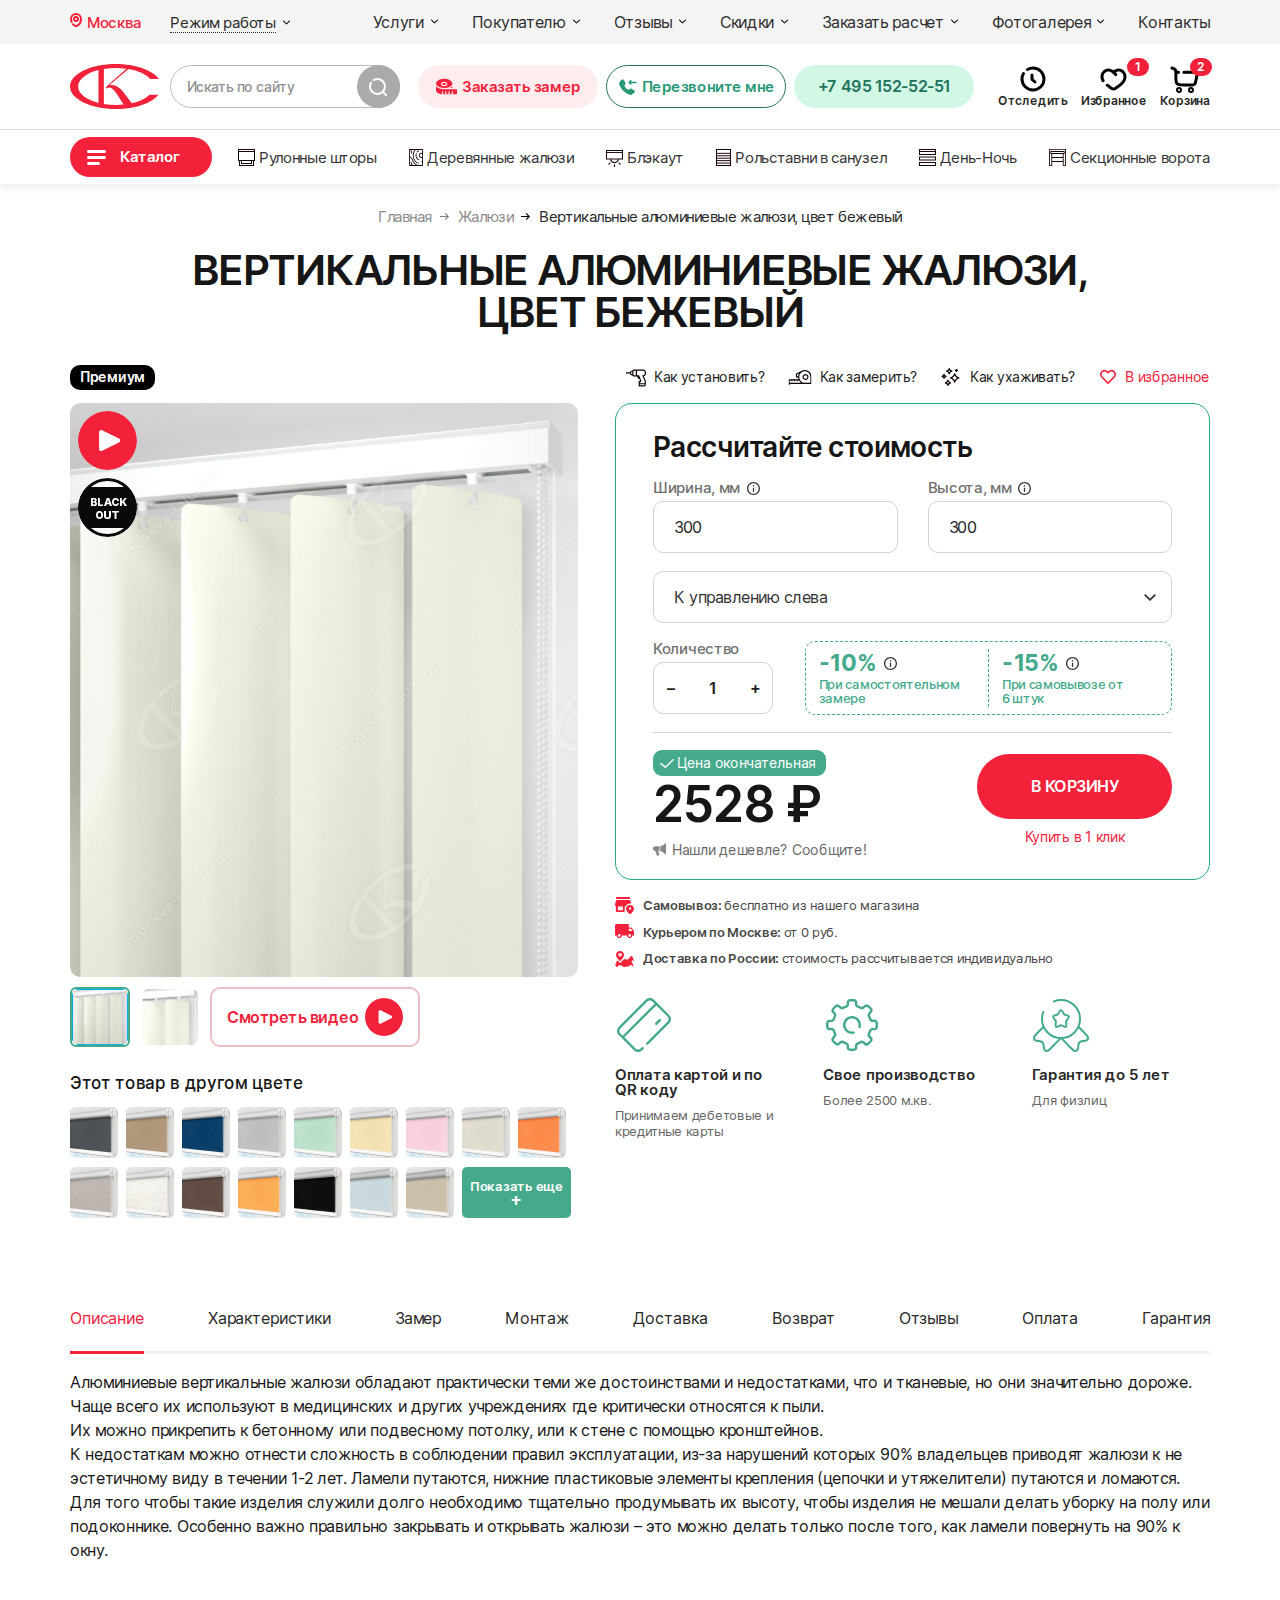
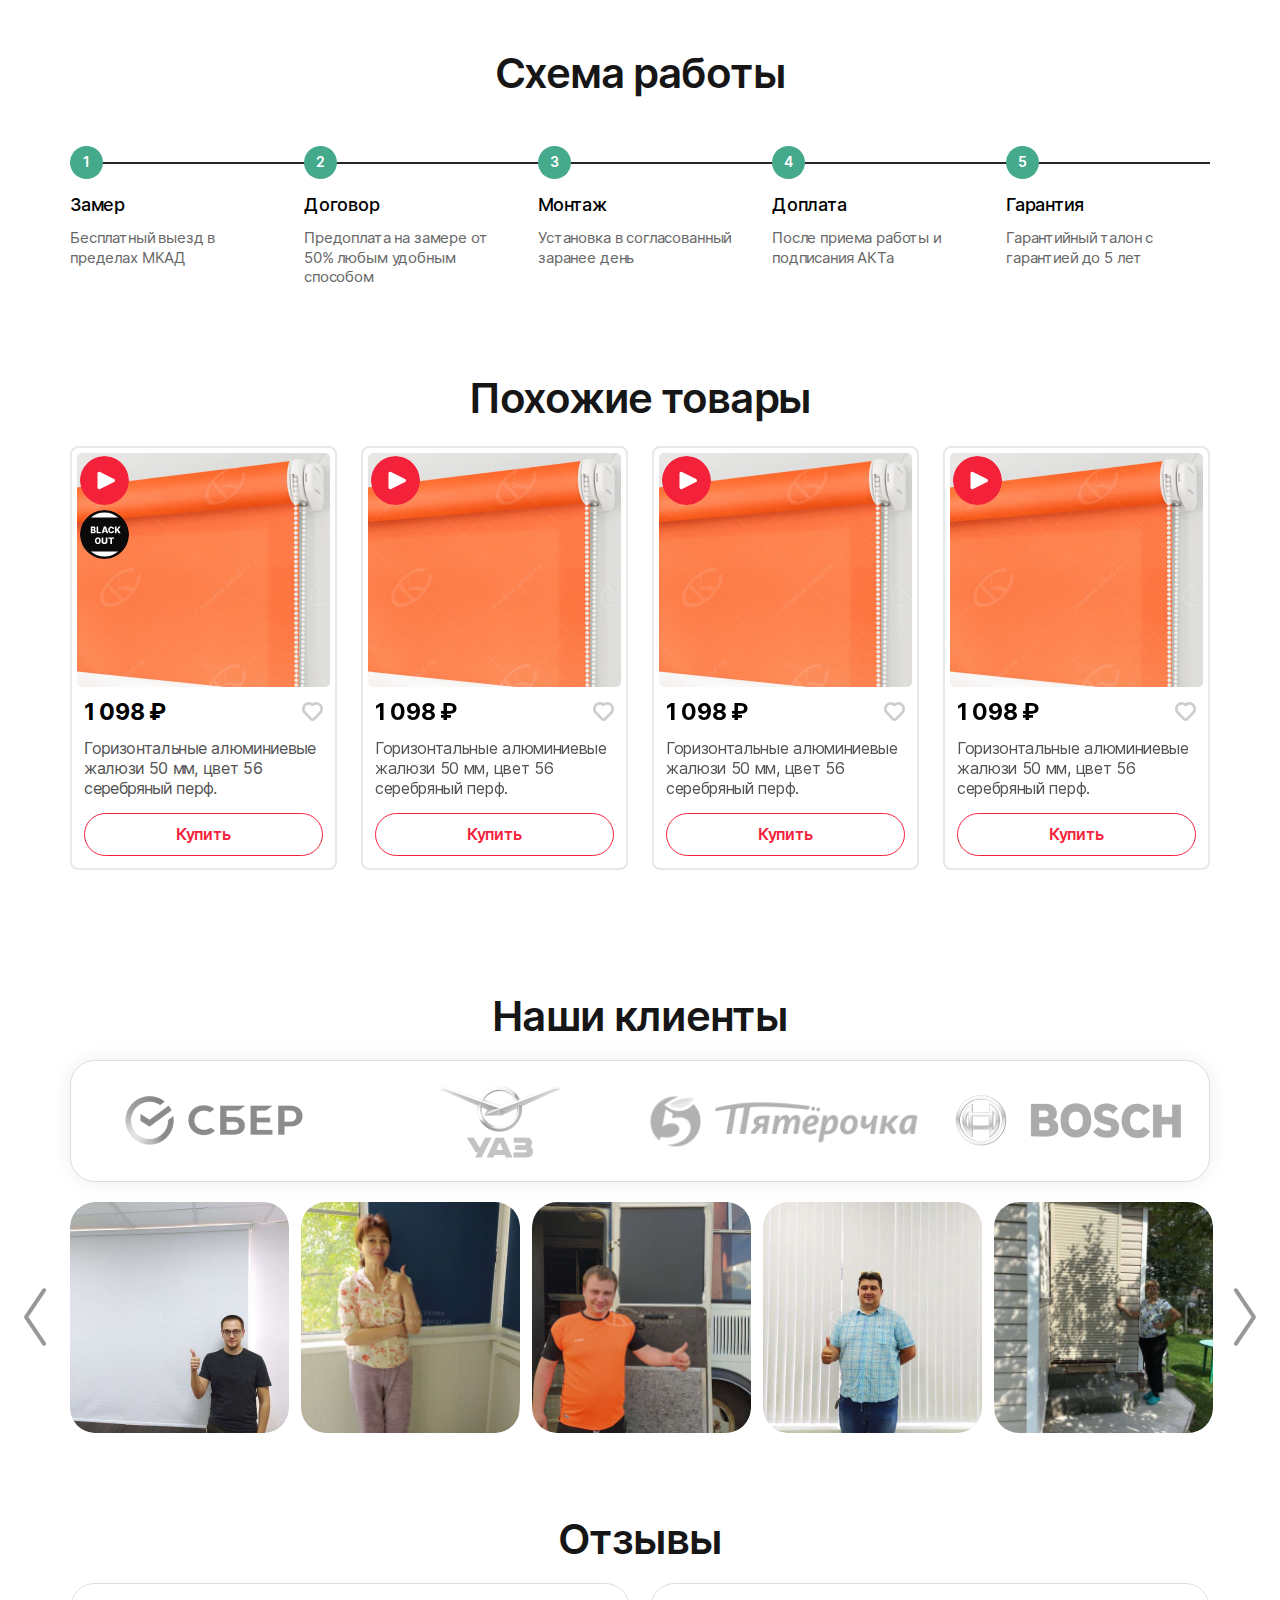
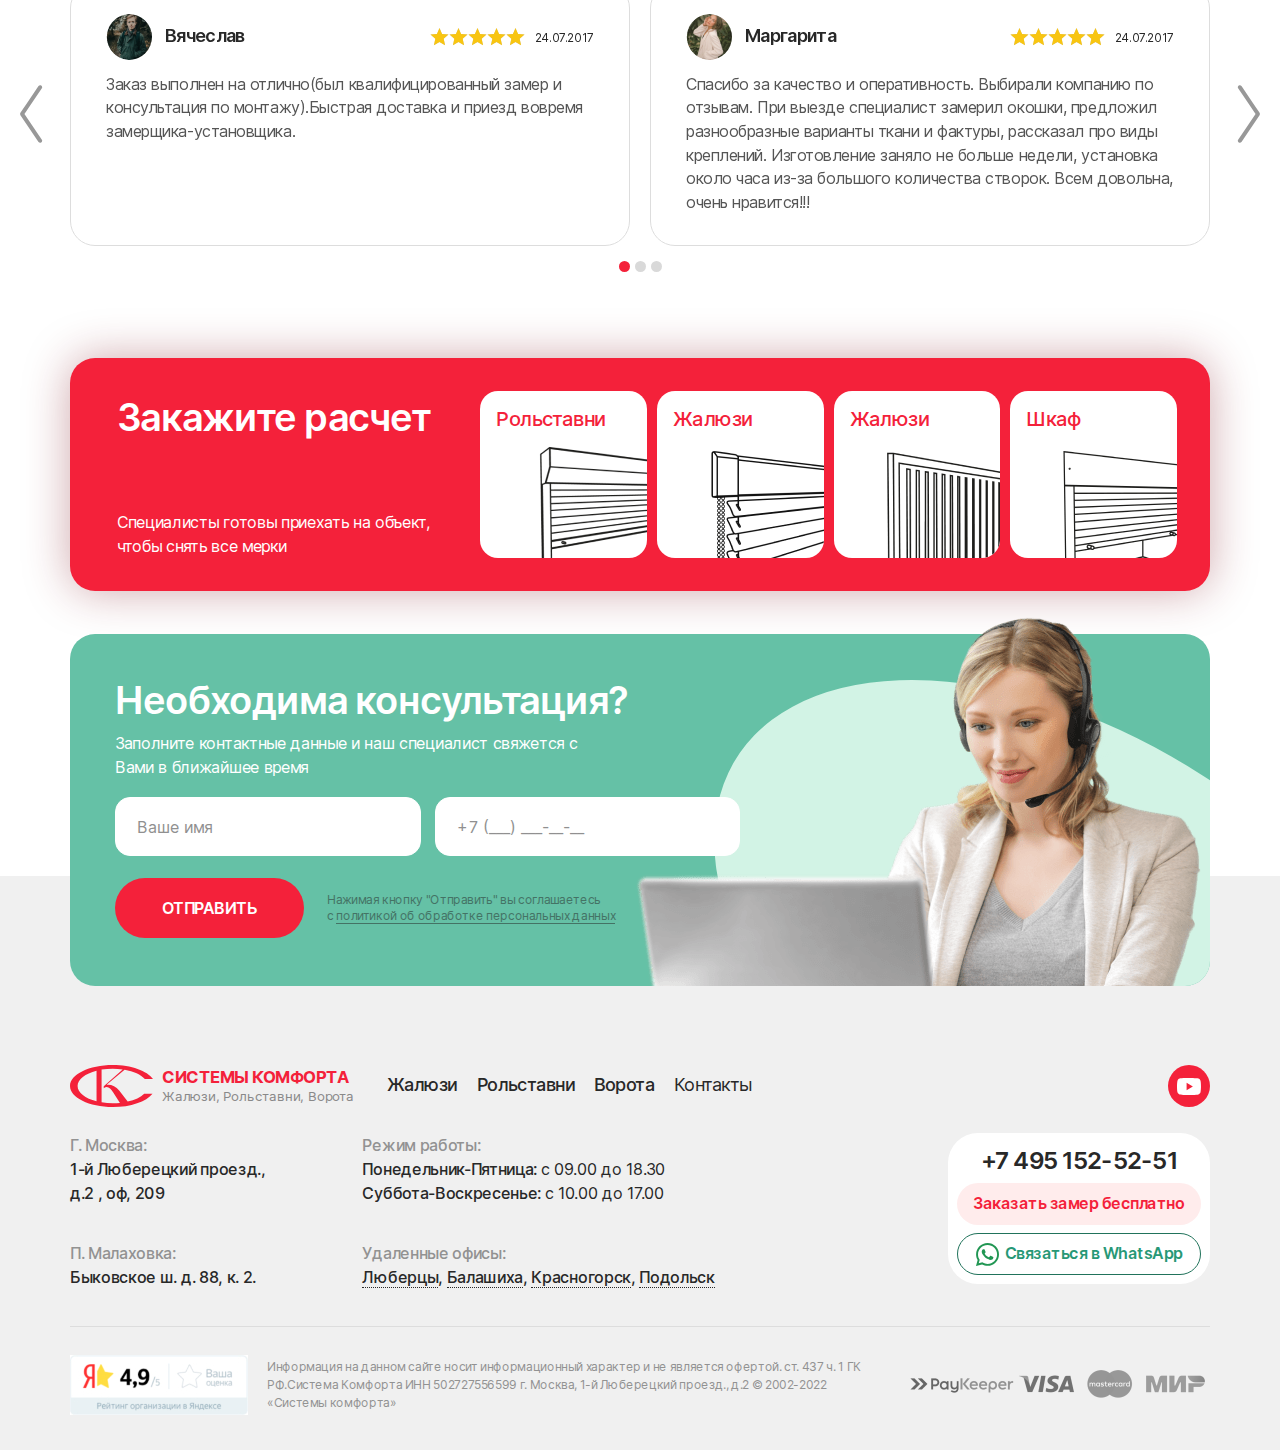
<file: card.html>
<!DOCTYPE html>
<!--[if lt IE 7]><html lang="ru" class="lt-ie9 lt-ie8 lt-ie7"><![endif]-->
<!--[if IE 7]><html lang="ru" class="lt-ie9 lt-ie8"><![endif]-->
<!--[if IE 8]><html lang="ru" class="lt-ie9"><![endif]-->
<!--[if gt IE 8]><!-->
<html lang="ru">
<!--<![endif]-->
<head>
	<meta charset="utf-8" />
	<title>Заголовок</title>
	<meta http-equiv="X-UA-Compatible" content="IE=edge" />
	<meta name="viewport" content="width=device-width, initial-scale=1.0" />
	<meta name="format-detection" content="telephone=no" />
	<link rel="shortcut icon" href="favicon.png" />
	<link rel="stylesheet" href="libs/bootstrap/bootstrap-grid.css" />
	<link rel="stylesheet" href="libs/fancybox-master/dist/jquery.fancybox.min.css" />
	<link rel="stylesheet" href="libs/selectize/selectize.default.css" />
	<link rel="stylesheet" href="libs/magnify/magnify.css" />
	<link rel="stylesheet" href="libs/slick-1.5.9/slick/slick.css" />
	<link rel="stylesheet" href="libs/slick-1.5.9/slick/slick-theme.css" />
	<link rel="stylesheet" href="css/fonts.css" />
	<link rel="stylesheet" href="css/header.css?ver=1.10" />
	<link rel="stylesheet" href="css/single.css?ver=1.10" />
	<link rel="stylesheet" href="css/second.css?ver=1.10" />
	<link rel="stylesheet" href="css/footer.css?ver=1.10" />
</head>
<body>

	<div class="wrapper">

		<header class="header">
			<div class="header-top">
				<div class="container">
					<div class="header__wrapper">
						<a href="#" class="link-location">Москва</a>
						<div class="time-block">
							<a href="#" class="link-time"><span>Режим работы </span></a>
							<div class="time-content">
								<p><strong>Понедельник-Пятница:</strong> с 09.00 до 18.30</p>
								<p><strong>Суббота-Воскресенье:</strong> c 10.00 до 17.00</p>
							</div>
						</div>
						<ul class="menu">
							<li class="menu__item menu__haschild">
								<a href="#">Услуги</a>
								<ul>
									<li><a href="#">Подпункт</a></li>
									<li><a href="#">Подпункт</a></li>
									<li><a href="#">Подпункт</a></li>
								</ul>
							</li>
							<li class="menu__item menu__haschild">
								<a href="#">Покупателю</a>
								<ul>
									<li><a href="#">Подпункт</a></li>
									<li><a href="#">Подпункт</a></li>
									<li><a href="#">Подпункт</a></li>
								</ul>
							</li>
							<li class="menu__item menu__haschild">
								<a href="#">Отзывы</a>
								<ul>
									<li><a href="#">Подпункт</a></li>
									<li><a href="#">Подпункт</a></li>
									<li><a href="#">Подпункт</a></li>
								</ul>
							</li>
							<li class="menu__item menu__haschild">
								<a href="#">Скидки</a>
								<ul>
									<li><a href="#">Подпункт</a></li>
									<li><a href="#">Подпункт</a></li>
									<li><a href="#">Подпункт</a></li>
								</ul>
							</li>
							<li class="menu__item menu__haschild">
								<a href="#">Заказать расчет</a>
								<ul>
									<li><a href="#">Подпункт</a></li>
									<li><a href="#">Подпункт</a></li>
									<li><a href="#">Подпункт</a></li>
								</ul>
							</li>
							<li class="menu__item menu__haschild">
								<a href="#">Фотогалерея</a>
								<ul>
									<li><a href="#">Подпункт</a></li>
									<li><a href="#">Подпункт</a></li>
									<li><a href="#">Подпункт</a></li>
								</ul>
							</li>
							<li class="menu__item"><a href="#">Контакты</a></li>
						</ul>
					</div>
				</div>
			</div>
			<div class="header-middle">
				<div class="container">
					<div class="header__wrapper">
						<a href="#" class="logo">
							<img src="img/logo.svg" alt="alt">
						</a>
						<div class="form-search">
							<form>
								<input type="text" placeholder="Искать по сайту" required="required">
								<button class="btn-search"></button>
							</form>
						</div>
						<div class="header__contacts">
							<a href="#modal-measurer" class="btn-main btn-main_page fancybox"><img src="img/scale.svg" class="hidden-tablet" alt="alt"><img src="img/scale2.svg" class="hidden-desktop" alt="alt">Заказать замер</a>
							<a href="#modal-callback" class="btn-main btn-main_common hidden-tablet fancybox"><img src="img/phone.svg" alt="alt">Перезвоните мне</a>
							<a href="#" class="btn-main btn-main_common hidden-desktop"><img src="img/wp.svg" alt="alt"></a>
							<a href="tel:+74951525251" class="btn-main btn-main_theme hidden-mobile hidden-tablet"><img src="img/phone2.svg" class="hidden-desktop" alt="alt">+7 495 152-52-51</a>
							<a href="#modal-contact" class="btn-main btn-main_theme hidden-desktop fancybox"><img src="img/phone2.svg" class="hidden-desktop" alt="alt"></a>
						</div>
						<div class="header__buttons">
							<a href="#" class="btn-user show-mobile">
								<span class="btn-user__icon">
									<img src="img/logo.svg" alt="alt">
								</span>
								<span class="btn-user__title">Главная</span>
							</a>
							<a href="#" class="btn-user show-mobile">
								<span class="btn-user__icon">
									<img src="img/menu2.svg" alt="alt">
								</span>
								<span class="btn-user__title">Каталог</span>
							</a>
							<a href="#" class="btn-user">
								<span class="btn-user__icon">
									<img src="img/time.svg" class="hidden-mobile" alt="alt">
									<img src="img/time2.svg" class="show-mobile" alt="alt">
								</span>
								<span class="btn-user__title">Отследить</span>
							</a>
							<a href="#" class="btn-user">
								<span class="btn-user__icon">
									<img src="img/heart.svg" class="hidden-mobile" alt="alt">
									<img src="img/heart2.svg" class="show-mobile" alt="alt">
								</span>
								<span class="btn-user__title">Избранное</span>
								<span class="btn-user__value">1</span>
							</a>
							<a href="#" class="btn-user">
								<span class="btn-user__icon">
									<img src="img/basket.svg" class="hidden-mobile" alt="alt">
									<img src="img/basket2.svg" class="show-mobile" alt="alt">
								</span>
								<span class="btn-user__title">Корзина</span>
								<span class="btn-user__value">2</span>
							</a>
						</div>
					</div>
				</div>
			</div>
			<div class="header-bottom">
				<div class="container">
					<div class="header__wrapper">
						<a href="#" class="btn-main btn-main_catalog">Каталог</a>
						<ul class="nav-catalog">
							<li><a href="#"><img src="img/ic_nav1.svg" alt="alt">Рулонные шторы</a></li>
							<li><a href="#"><img src="img/ic_nav2.svg" alt="alt">Деревянные жалюзи</a></li>
							<li><a href="#"><img src="img/ic_nav3.svg" alt="alt">Блэкаут</a></li>
							<li><a href="#"><img src="img/ic_nav4.svg" alt="alt">Рольставни в санузел</a></li>
							<li><a href="#"><img src="img/ic_nav5.svg" alt="alt">День-Ночь</a></li>
							<li><a href="#"><img src="img/ic_nav6.svg" alt="alt">Секционные ворота</a></li>
						</ul>
						<div class="menu-dropdown">
							<div class="menu-dropdown__close"></div>
							<div class="menu-dropdown__left">
								<ul class="nav-dropdown">
									<li class="nav-dropdown__haschild active">
										<a href="#"><img src="img/ic_menu1.svg" alt="alt">Жалюзи</a>
										<div class="content-dropdown" style="display: block;">
											<div class="content-dropdown__head">
												<div class="content-dropdown__title">Жалюзи</div>
												<a href="#" class="btn-main btn-main_page">СМОТРЕТЬ ВСЕ <span>ЖАЛЮЗИ</span></a>
											</div>
											<div class="content-dropdown__columns">
												<div class="item-dropdown">
													<div class="item-dropdown__title">По предназначению</div>
													<ul>
														<li><a href="#">В офис</a></li>
														<li><a href="#">На кухню</a></li>
														<li><a href="#">На балкон</a></li>
														<li><a href="#">В школу</a></li>
													</ul>
												</div>
												<div class="item-dropdown">
													<div class="item-dropdown__title">Горизонтальные</div>
													<ul>
														<li><a href="#">Алюминиевые</a></li>
														<li><a href="#">Изотра</a></li>
														<li><a href="#">Изолайт</a></li>
														<li><a href="#">Бамбуковые</a></li>
														<li><a href="#">Деревянные</a></li>
													</ul>
												</div>
												<div class="item-dropdown">
													<div class="item-dropdown__title">Другие</div>
													<ul>
														<li><a href="#">Зебра</a></li>
														<li><a href="#">Рольшторы</a></li>
														<li><a href="#">Мебельные</a></li>
														<li><a href="#">Ролл шторы</a></li>
														<li><a href="#">Рулонные шторы День-Ночь</a></li>
														<li><a href="#">Рулонные жалюзи</a></li>
													</ul>
												</div>
												<div class="item-dropdown">
													<div class="item-dropdown__title">Популярные</div>
													<ul>
														<li><a href="#">Плиссе</a></li>
														<li><a href="#">Блэкаут</a></li>
														<li><a href="#">Рулонные</a></li>
														<li><a href="#">День-ночь</a></li>
														<li><a href="#">Вертикальные</a></li>
														<li><a href="#">Без сверления</a></li>
													</ul>
													<a href="#" class="link-more">Еще</a>
												</div>
												<div class="item-dropdown">
													<div class="item-dropdown__title">Вертикальные</div>
													<ul>
														<li><a href="#">Тканевые</a></li>
														<li><a href="#">Алюминиевые</a></li>
														<li><a href="#">Пластиковые</a></li>
														<li><a href="#">Мультифактурные</a></li>
													</ul>
												</div>
												<div class="item-dropdown">
													<div class="item-dropdown__title">Жалюзи VIP</div>
													<ul>
														<li><a href="#">Плиссе</a></li>
														<li><a href="#">Римские</a></li>
														<li><a href="#">Рафшторы</a></li>
													</ul>
												</div>
												<div class="item-dropdown">
													<div class="item-dropdown__title">Рулонные</div>
													<ul>
														<li><a href="#">Мини</a></li>
														<li><a href="#">Уни-1</a></li>
														<li><a href="#">Уни-2</a></li>
														<li><a href="#">Блэкаут</a></li>
														<li><a href="#">Для кухни</a></li>
														<li><a href="#">Без сверления</a></li>
													</ul>
													<a href="#" class="link-more">Еще</a>
												</div>
												<div class="item-dropdown">
													<div class="item-dropdown__title">День-ночь</div>
													<ul>
														<li><a href="#">День-Ночь Мини</a></li>
														<li><a href="#">День-Ночь Уни-2</a></li>
													</ul>
												</div>
												<div class="item-dropdown">
													<div class="item-dropdown__title">Цены на услуги</div>
													<ul>
														<li><a href="#">Монтаж</a></li>
														<li><a href="#">Ремонт жалюзи</a></li>
													</ul>
												</div>
											</div>
										</div>
									</li>
									<li class="nav-dropdown__haschild">
										<a href="#"><img src="img/ic_menu2.svg" alt="alt">Рольставни</a>
										<div class="content-dropdown">
											<div class="content-dropdown__head">
												<div class="content-dropdown__title">Рольставни</div>
												<a href="#" class="btn-main btn-main_page">СМОТРЕТЬ ВСЕ <span>Рольставни</span></a>
											</div>
											<div class="content-dropdown__columns">
												<div class="item-dropdown">
													<div class="item-dropdown__title">По предназначению</div>
													<ul>
														<li><a href="#">В офис</a></li>
														<li><a href="#">На кухню</a></li>
														<li><a href="#">На балкон</a></li>
														<li><a href="#">В школу</a></li>
													</ul>
												</div>
												<div class="item-dropdown">
													<div class="item-dropdown__title">Горизонтальные</div>
													<ul>
														<li><a href="#">Алюминиевые</a></li>
														<li><a href="#">Изотра</a></li>
														<li><a href="#">Изолайт</a></li>
														<li><a href="#">Бамбуковые</a></li>
														<li><a href="#">Деревянные</a></li>
													</ul>
												</div>
												<div class="item-dropdown">
													<div class="item-dropdown__title">Другие</div>
													<ul>
														<li><a href="#">Зебра</a></li>
														<li><a href="#">Рольшторы</a></li>
														<li><a href="#">Мебельные</a></li>
														<li><a href="#">Ролл шторы</a></li>
														<li><a href="#">Рулонные шторы День-Ночь</a></li>
														<li><a href="#">Рулонные жалюзи</a></li>
													</ul>
												</div>
												<div class="item-dropdown">
													<div class="item-dropdown__title">Популярные</div>
													<ul>
														<li><a href="#">Плиссе</a></li>
														<li><a href="#">Блэкаут</a></li>
														<li><a href="#">Рулонные</a></li>
														<li><a href="#">День-ночь</a></li>
														<li><a href="#">Вертикальные</a></li>
														<li><a href="#">Без сверления</a></li>
													</ul>
													<a href="#" class="link-more">Еще</a>
												</div>
												<div class="item-dropdown">
													<div class="item-dropdown__title">Вертикальные</div>
													<ul>
														<li><a href="#">Тканевые</a></li>
														<li><a href="#">Алюминиевые</a></li>
														<li><a href="#">Пластиковые</a></li>
														<li><a href="#">Мультифактурные</a></li>
													</ul>
												</div>
												<div class="item-dropdown">
													<div class="item-dropdown__title">Жалюзи VIP</div>
													<ul>
														<li><a href="#">Плиссе</a></li>
														<li><a href="#">Римские</a></li>
														<li><a href="#">Рафшторы</a></li>
													</ul>
												</div>
												<div class="item-dropdown">
													<div class="item-dropdown__title">Рулонные</div>
													<ul>
														<li><a href="#">Мини</a></li>
														<li><a href="#">Уни-1</a></li>
														<li><a href="#">Уни-2</a></li>
														<li><a href="#">Блэкаут</a></li>
														<li><a href="#">Для кухни</a></li>
														<li><a href="#">Без сверления</a></li>
													</ul>
													<a href="#" class="link-more">Еще</a>
												</div>
												<div class="item-dropdown">
													<div class="item-dropdown__title">День-ночь</div>
													<ul>
														<li><a href="#">День-Ночь Мини</a></li>
														<li><a href="#">День-Ночь Уни-2</a></li>
													</ul>
												</div>
												<div class="item-dropdown">
													<div class="item-dropdown__title">Цены на услуги</div>
													<ul>
														<li><a href="#">Монтаж</a></li>
														<li><a href="#">Ремонт жалюзи</a></li>
													</ul>
												</div>
											</div>
										</div>
									</li>
									<li class="nav-dropdown__haschild">
										<a href="#"><img src="img/ic_menu3.svg" alt="alt">Ворота</a>
										<div class="content-dropdown">
											<div class="content-dropdown__head">
												<div class="content-dropdown__title">Ворота</div>
												<a href="#" class="btn-main btn-main_page">СМОТРЕТЬ ВСЕ <span>Ворота</span></a>
											</div>
											<div class="content-dropdown__columns">
												<div class="item-dropdown">
													<div class="item-dropdown__title">По предназначению</div>
													<ul>
														<li><a href="#">В офис</a></li>
														<li><a href="#">На кухню</a></li>
														<li><a href="#">На балкон</a></li>
														<li><a href="#">В школу</a></li>
													</ul>
												</div>
												<div class="item-dropdown">
													<div class="item-dropdown__title">Горизонтальные</div>
													<ul>
														<li><a href="#">Алюминиевые</a></li>
														<li><a href="#">Изотра</a></li>
														<li><a href="#">Изолайт</a></li>
														<li><a href="#">Бамбуковые</a></li>
														<li><a href="#">Деревянные</a></li>
													</ul>
												</div>
												<div class="item-dropdown">
													<div class="item-dropdown__title">Другие</div>
													<ul>
														<li><a href="#">Зебра</a></li>
														<li><a href="#">Рольшторы</a></li>
														<li><a href="#">Мебельные</a></li>
														<li><a href="#">Ролл шторы</a></li>
														<li><a href="#">Рулонные шторы День-Ночь</a></li>
														<li><a href="#">Рулонные жалюзи</a></li>
													</ul>
												</div>
												<div class="item-dropdown">
													<div class="item-dropdown__title">Популярные</div>
													<ul>
														<li><a href="#">Плиссе</a></li>
														<li><a href="#">Блэкаут</a></li>
														<li><a href="#">Рулонные</a></li>
														<li><a href="#">День-ночь</a></li>
														<li><a href="#">Вертикальные</a></li>
														<li><a href="#">Без сверления</a></li>
													</ul>
													<a href="#" class="link-more">Еще</a>
												</div>
												<div class="item-dropdown">
													<div class="item-dropdown__title">Вертикальные</div>
													<ul>
														<li><a href="#">Тканевые</a></li>
														<li><a href="#">Алюминиевые</a></li>
														<li><a href="#">Пластиковые</a></li>
														<li><a href="#">Мультифактурные</a></li>
													</ul>
												</div>
												<div class="item-dropdown">
													<div class="item-dropdown__title">Жалюзи VIP</div>
													<ul>
														<li><a href="#">Плиссе</a></li>
														<li><a href="#">Римские</a></li>
														<li><a href="#">Рафшторы</a></li>
													</ul>
												</div>
												<div class="item-dropdown">
													<div class="item-dropdown__title">Рулонные</div>
													<ul>
														<li><a href="#">Мини</a></li>
														<li><a href="#">Уни-1</a></li>
														<li><a href="#">Уни-2</a></li>
														<li><a href="#">Блэкаут</a></li>
														<li><a href="#">Для кухни</a></li>
														<li><a href="#">Без сверления</a></li>
													</ul>
													<a href="#" class="link-more">Еще</a>
												</div>
												<div class="item-dropdown">
													<div class="item-dropdown__title">День-ночь</div>
													<ul>
														<li><a href="#">День-Ночь Мини</a></li>
														<li><a href="#">День-Ночь Уни-2</a></li>
													</ul>
												</div>
												<div class="item-dropdown">
													<div class="item-dropdown__title">Цены на услуги</div>
													<ul>
														<li><a href="#">Монтаж</a></li>
														<li><a href="#">Ремонт жалюзи</a></li>
													</ul>
												</div>
											</div>
										</div>
									</li>
									<li class="nav-dropdown__menu nav-dropdown__haschild">
										<a href="#">Услуги</a>
										<div class="content-dropdown">
											<div class="content-dropdown__head">
												<div class="content-dropdown__title">Услуги</div>
											</div>
											<div class="content-dropdown__columns">
												<div class="item-dropdown">
													<ul>
														<li><a href="#">Подпункт</a></li>
														<li><a href="#">Подпункт</a></li>
														<li><a href="#">Подпункт</a></li>
														<li><a href="#">Подпункт</a></li>
													</ul>
												</div>
											</div>
										</div>
									</li>
									<li class="nav-dropdown__menu nav-dropdown__haschild">
										<a href="#">Покупателю</a>
										<div class="content-dropdown">
											<div class="content-dropdown__head">
												<div class="content-dropdown__title">Покупателю</div>
											</div>
											<div class="content-dropdown__columns">
												<div class="item-dropdown">
													<ul>
														<li><a href="#">Подпункт</a></li>
														<li><a href="#">Подпункт</a></li>
														<li><a href="#">Подпункт</a></li>
														<li><a href="#">Подпункт</a></li>
													</ul>
												</div>
											</div>
										</div>
									</li>
									<li class="nav-dropdown__menu nav-dropdown__haschild">
										<a href="#">Отзывы</a>
										<div class="content-dropdown">
											<div class="content-dropdown__head">
												<div class="content-dropdown__title">Отзывы</div>
											</div>
											<div class="content-dropdown__columns">
												<div class="item-dropdown">
													<ul>
														<li><a href="#">Подпункт</a></li>
														<li><a href="#">Подпункт</a></li>
														<li><a href="#">Подпункт</a></li>
														<li><a href="#">Подпункт</a></li>
													</ul>
												</div>
											</div>
										</div>
									</li>
									<li class="nav-dropdown__menu nav-dropdown__haschild">
										<a href="#">Скидки</a>
										<div class="content-dropdown">
											<div class="content-dropdown__head">
												<div class="content-dropdown__title">Скидки</div>
											</div>
											<div class="content-dropdown__columns">
												<div class="item-dropdown">
													<ul>
														<li><a href="#">Подпункт</a></li>
														<li><a href="#">Подпункт</a></li>
														<li><a href="#">Подпункт</a></li>
														<li><a href="#">Подпункт</a></li>
													</ul>
												</div>
											</div>
										</div>
									</li>
									<li class="nav-dropdown__menu nav-dropdown__haschild">
										<a href="#">Заказать расчет</a>
										<div class="content-dropdown">
											<div class="content-dropdown__head">
												<div class="content-dropdown__title">Заказать расчет</div>
											</div>
											<div class="content-dropdown__columns">
												<div class="item-dropdown">
													<ul>
														<li><a href="#">Подпункт</a></li>
														<li><a href="#">Подпункт</a></li>
														<li><a href="#">Подпункт</a></li>
														<li><a href="#">Подпункт</a></li>
													</ul>
												</div>
											</div>
										</div>
									</li>
									<li class="nav-dropdown__menu nav-dropdown__haschild">
										<a href="#">Фотогалерея</a>
										<div class="content-dropdown">
											<div class="content-dropdown__head">
												<div class="content-dropdown__title">Фотогалерея</div>
											</div>
											<div class="content-dropdown__columns">
												<div class="item-dropdown">
													<ul>
														<li><a href="#">Подпункт</a></li>
														<li><a href="#">Подпункт</a></li>
														<li><a href="#">Подпункт</a></li>
														<li><a href="#">Подпункт</a></li>
													</ul>
												</div>
											</div>
										</div>
									</li>
									<li class="nav-dropdown__menu"><a href="#">Контакты</a></li>
								</ul>
								<a href="#modal-callback" class="btn-main fancybox">ЗАКАЗАТЬ ЗВОНОК</a>
							</div>
						</div>
					</div>
				</div>
			</div>
		</header>

		<section class="page-card">
			<div class="container">
				<ul class="breadcrumbs">
					<li><a href="#">Главная</a></li>
					<li><a href="#">Жалюзи</a></li>
					<li>Вертикальные алюминиевые жалюзи, цвет бежевый</li>
				</ul>
				<h1 class="title-section">ВЕРТИКАЛЬНЫЕ АЛЮМИНИЕВЫЕ ЖАЛЮЗИ, ЦВЕТ БЕЖЕВЫЙ</h1>
				<div class="top-card">
					<div class="tag-card">Премиум</div>
					<div class="links-card">
						<a href="#"><img src="img/ic_card1.svg" alt="alt">Как установить?</a>
						<a href="#"><img src="img/ic_card2.svg" alt="alt">Как замерить?</a>
						<a href="#"><img src="img/ic_card3.svg" alt="alt">Как ухаживать?</a>
						<a href="#" class="like-card"><img src="img/ic_card4.svg" alt="alt">В избранное</a>
						<a href="#modal-instructions" class="links-card__instructions fancybox"><img src="img/ic_card5.svg" alt="alt"><span>Инструкции</span></a>
					</div>
				</div>
				<div class="row">
					<div class="col-xl-6">
						<div class="left-card">
							<div class="wrap-slider">
								<ul class="badges-card">
									<li>
										<a href="https://youtu.be/bTqVqk7FSmY?si=WBMOUdO7fbGnhn7q" class="badge fancybox"><img src="img/play.svg" alt="alt"></a>
									</li>
									<li>
										<div class="badge"><img src="img/blackout.svg" alt="alt"></div>
									</li>
								</ul>
								<div class="slider-for">
									<div class="slider-for__slide">
										<div class="slider-for__item">
											<img src="img/for1.jpg"  class="zoom" data-magnify-src="img/for1.jpg" alt="alt">
										</div>
									</div>
									<div class="slider-for__slide">
										<div class="slider-for__item">
											<img src="img/for1.jpg"  class="zoom" data-magnify-src="img/for1.jpg" alt="alt">
										</div>
									</div>
								</div>
							</div>
							<div class="slider-nav">
								<div class="slider-nav__slide">
									<div class="slider-nav__item">
										<img src="img/nav1.jpg" alt="alt">
									</div>
								</div>
								<div class="slider-nav__slide">
									<div class="slider-nav__item">
										<img src="img/nav2.jpg" alt="alt">
									</div>
								</div>
								<div class="slider-nav__slide">
									<a href="https://youtu.be/bTqVqk7FSmY?si=WBMOUdO7fbGnhn7q" class="btn-main btn-main_transparent fancybox">Смотреть видео <img src="img/play.svg" alt="alt"></a>
								</div>
							</div>
							<div class="title-unit">Этот товар в другом цвете</div>
							<div class="wrap-more">
								<a href="#" class="image-more">
									<img src="img/img_more1.jpg" alt="alt">
								</a>
								<a href="#" class="image-more">
									<img src="img/img_more2.jpg" alt="alt">
								</a>
								<a href="#" class="image-more">
									<img src="img/img_more3.jpg" alt="alt">
								</a>
								<a href="#" class="image-more">
									<img src="img/img_more4.jpg" alt="alt">
								</a>
								<a href="#" class="image-more">
									<img src="img/img_more5.jpg" alt="alt">
								</a>
								<a href="#" class="image-more">
									<img src="img/img_more6.jpg" alt="alt">
								</a>
								<a href="#" class="image-more">
									<img src="img/img_more7.jpg" alt="alt">
								</a>
								<a href="#" class="image-more">
									<img src="img/img_more8.jpg" alt="alt">
								</a>
								<a href="#" class="image-more">
									<img src="img/img_more9.jpg" alt="alt">
								</a>
								<a href="#" class="image-more">
									<img src="img/img_more10.jpg" alt="alt">
								</a>
								<a href="#" class="image-more">
									<img src="img/img_more11.jpg" alt="alt">
								</a>
								<a href="#" class="image-more">
									<img src="img/img_more12.jpg" alt="alt">
								</a>
								<a href="#" class="image-more">
									<img src="img/img_more13.jpg" alt="alt">
								</a>
								<a href="#" class="image-more">
									<img src="img/img_more14.jpg" alt="alt">
								</a>
								<a href="#" class="image-more">
									<img src="img/img_more15.jpg" alt="alt">
								</a>
								<a href="#" class="image-more">
									<img src="img/img_more16.jpg" alt="alt">
								</a>
								<a href="#" class="btn-more">Показать еще <span>+</span></a>
							</div>
						</div>
					</div>
					<div class="col-xl-6">
						<div class="right-card">
							<div class="card-content">
								<div class="card-content__title">Рассчитайте стоимость</div>
								<form>
									<div class="row">
										<div class="col-md-6">
											<div class="item-form item-form_main">
												<div class="item-form__title">Ширина, мм <div class="hint" data-toggle="tooltip" data-placement="top" title="Lorem ipsum dolor sit amet."></div></div>
												<input type="text" placeholder="300">
												<div class="text-error">Допустимая ширина от 300 до 6000</div>
											</div>
										</div>
										<div class="col-md-6">
											<div class="item-form item-form_main">
												<div class="item-form__title">Высота, мм <div class="hint" data-toggle="tooltip" data-placement="top" title="Lorem ipsum dolor sit amet."></div></div>
												<input type="text" placeholder="300">
											</div>
										</div>
									</div>
									<div class="item-select">
										<select>
											<option value="1">К управлению слева</option>
											<option value="2">К управлению справа</option>
											<option value="3">К управлению слева</option>
											<option value="4">К управлению справа</option>
										</select>
									</div>
									<div class="card-content__line">
										<div class="item-form item-form_main">
											<div class="item-form__title">Количество</div>
											<div class="quantity">
												<div class="quantity-button quantity-down">–</div>
												<input type="number" min="1" step="1" value="1">
												<div class="quantity-button quantity-up">+</div>
											</div>
										</div>
										<div class="discount-block">
											<div class="discount-block__item">
												<div class="discount-block__value">-10% <div class="hint" data-toggle="tooltip" data-placement="top" title="Скидка будет учтена в корзине при заказе товара без замера, монтажа и доставки."></div></div>
												<div class="discount-block__text">При самостоятельном замере</div>
											</div>
											<div class="discount-block__item">
												<div class="discount-block__value">-15% <div class="hint" data-toggle="tooltip" data-placement="top" title="Скидка будет учтена в корзине при заказе товара без замера, монтажа и доставки."></div></div>
												<div class="discount-block__text">При самовывозе от <br>6 штук</div>
											</div>
										</div>
									</div>
									<div class="card-content__bottom">
										<div class="prices-block">
											<div class="price-tag">Цена окончательная</div>
											<div class="price-card">2528 ₽</div>
											<a href="#" class="btn-found"><img src="img/found.svg" alt="alt">Нашли дешевле? Сообщите!</a>
										</div>
										<div class="card-content__buttons">
											<button class="btn-main">В КОРЗИНУ</button>
											<a href="#modal-order" class="link-main fancybox">Купить в 1 клик</a>
										</div>
									</div>
								</form>
							</div>
							<ul class="list-delivery">
								<li><img src="img/ic_delivery1.svg" alt="alt"><strong>Самовывоз: </strong> бесплатно из нашего магазина</li>
								<li><img src="img/ic_delivery2.svg" alt="alt"><strong>Курьером по Москве: </strong> от 0 руб.</li>
								<li><img src="img/ic_delivery3.svg" alt="alt"><strong>Доставка по России: </strong> стоимость рассчитывается индивидуально</li>
							</ul>
							<div class="wrap-card-info">
								<div class="row">
									<div class="col-md-4">
										<div class="item-info">
											<div class="item-info__icon">
												<img src="img/ic_info1.svg" alt="alt">
											</div>
											<div class="item-info__title">Оплата картой и по <br>QR коду </div>
											<p>Принимаем дебетовые и кредитные карты</p>
										</div>
									</div>
									<div class="col-md-4">
										<div class="item-info">
											<div class="item-info__icon">
												<img src="img/ic_info2.svg" alt="alt">
											</div>
											<div class="item-info__title">Свое производство</div>
											<p>Более 2500 м.кв.</p>
										</div>
									</div>
									<div class="col-md-4">
										<div class="item-info">
											<div class="item-info__icon">
												<img src="img/ic_info3.svg" alt="alt">
											</div>
											<div class="item-info__title">Гарантия до 5 лет</div>
											<p>Для физлиц</p>
										</div>
									</div>
								</div>
							</div>
						</div>
					</div>
				</div>
				<ul class="tabs tabs_card">
					<li class="active"><a href="#tab_card1">Описание</a></li>
					<li><a href="#tab_card2">Характеристики</a></li>
					<li><a href="#tab_card3">Замер</a></li>
					<li><a href="#tab_card4">Монтаж</a></li>
					<li><a href="#tab_card5">Доставка</a></li>
					<li><a href="#tab_card6">Возврат</a></li>
					<li><a href="#tab_card7">Отзывы</a></li>
					<li><a href="#tab_card8">Оплата</a></li>
					<li><a href="#tab_card9">Гарантия</a></li>
				</ul>
				<div class="tab-container">
					<div class="tab-pane" id="tab_card1">
						<p>Алюминиевые вертикальные жалюзи обладают практически теми же достоинствами и недостатками, что и тканевые, но они значительно дороже. Чаще всего их используют в медицинских и других учреждениях где критически относятся к пыли. <br>Их можно прикрепить к бетонному или подвесному потолку, или к стене с помощью кронштейнов. <br>К недостаткам можно отнести сложность в соблюдении правил эксплуатации, из-за нарушений которых 90% владельцев приводят жалюзи к не эстетичному виду в течении 1-2 лет. Ламели путаются, нижние пластиковые элементы крепления (цепочки и утяжелители) путаются и ломаются. Для того чтобы такие изделия служили долго необходимо тщательно продумывать их высоту, чтобы изделия не мешали делать уборку на полу или подоконнике. Особенно важно правильно закрывать и открывать жалюзи – это можно делать только после того, как ламели повернуть на 90% к окну.</p>
					</div>
					<div class="tab-pane" id="tab_card2">
						<p><strong>Тип товара:</strong> вертикальные алюминиевые жалюзи</p>
						<p><strong>Материал: </strong> алюминий</p>
						<p><strong>Ширина:</strong> от 300 мм. до 4500 мм.</p>
						<p><strong>Высота: </strong> от 500 мм. до 4000 мм.</p>
						<p><strong>Макс. площадь: </strong>15 м.кв.</p>
						<p><strong>Ширина ламели: </strong> 89 мм.</p>
						<p><strong>Монтаж: </strong> возможно, крепление кронштейна на саморезах в потолок или стену, а также есть крепления без сверления к подвесному потолку (важно учитывать вес изделия)</p>
						<p><strong>Управление: </strong> цепочка (поворот ламелей), шнур (влево - вправо - от центра)</p>
						<p><strong>Место применения: </strong> больницы, балкон, кухня, балкон, офис - там где требуется чаще жалюзи протирать от пыли и грязи. Алюминий легче поддаётся чистке чем ткань.</p>
						<p><strong>Комплектация: </strong> алюминиевый карниз, ламели с нижними грузиками, нижняя соединительная цепочка, потолочные кронштейны, стеновые кронштейны (опция), кронштейны Армстронг (опция)</p>
						<p><strong>Цвет фурнитуры: </strong> белый</p>
						<p><strong>Окраска: </strong> цвет пластиковых элементов (цепочки, заглушки, ручки и др.) может отличаться от цвета металлических (алюминиевых) деталей из-за разной технологии покраски</p>
						<p><strong>Рекомендации по уходу: </strong> сухая или влажная чистка</p>
					</div>
					<div class="tab-pane" id="tab_card3">
							<p>Мы предлагаем три варианта фиксации вертикальных жалюзи для окон из пластика — в проем, на вертикальную поверхность, к потолку. Востребованность у потребителей вертикальных жалюзи объясняется широким разнообразием оттенков и фактур, невысокой стоимостью, простой установкой и несложным уходом. </p>
							<p>Эксперты компании «Системы комфорта» советуют подбирать ширину вертикальных жалюзи с шагом 80 мм для исполнений с односторонним сдвигом и 160 мм для моделей, раздвигающихся в две стороны от центра. Допускается изменять это значение на несколько сантиметров, увеличивая или уменьшая шаг. В результате ламели будут расположены равномерно при закрытой конструкции. В противном случае часть из них станут отклоняться и окна закроют не полностью.</p>
							<h2>Крепление в проем</h2>
							<p>Такой способ предпочтителен для широких и углубленных проемов в зданиях, где окна размещены ближе к его фасаду. Чтобы карниз максимально плотно соприкасался с верхним откосом проем должен быть ровным.</p>
							<p>При выборе этого способа фиксации ламелей необходимо определить ширину верхней половины окна и отнять 2 см — так вы установите необходимую ширину жалюзи. После этого определите высоту левого и правого проема. От меньшей цифры отнимите 1 см и получите необходимую высоту конструкции. Рекомендуем сразу выбрать удобный вариант открывания и вид управления (справа/слева).</p>
							<img src="img/img_measure1.jpg">
							<h2>Фиксация к потолку</h2>
							<p>Перед установкой конструкции к потолку измерьте расстояние между подоконником и потолком, отнимите от значения 1 см. Так вы получите высоту ламелей при условии выхода подоконника за условную линию проема окна. При необходимости полностью закрыть подоконник прибавляйте к ранее измеренному расстоянию 5 см. При этом показатель ширины жалюзи должен быть больше, чем у проема как минимум на 10 см.</p>
							<p>С точки зрения эргономики и эстетики лучше, чтобы полотно перекрывало боковые простенки на 2-4 см с обоих краев. Это позволит после раздвижения жалюзи в сторону полностью открывать окно. </p>
							<p>Многие потребители выбирают потолочное крепление для комнат, кабинетов, гостиных со стандартной высотой стен. Благодаря этому способу проявляется эффект визуального увеличения высоты потолка и одновременно гарантируется надежный и прочный монтаж. </p>
							<img src="img/img_measure2.jpg">
							<h2>Крепление к стене</h2>
							<p>При фиксации жалюзи к стенам их корректная ширина определяется по следующей формуле: ширина проема окна + 10 см с обеих сторон. Высота определяется как сумма высоты проема + 5 см. Как правило, конструкция монтируется на расстоянии 10 см от верхнего края проема окна. При необходимости полного скрытия подоконника к ранее определенной длине прибавьте 3-4 см.</p>
							<p>Перед измерением убедитесь, что жалюзи не создают препятствие сплит-системе и ее коммуникациям, а их установке не мешают трубы, выходящий вперед подоконник, выступы и иные помехи. Нередко, особенно в домах старой застройки стены могут скрывать неожиданные препятствия в виде кабельных каналов, металлических балок и иных конструкций.</p>
							<p>Для корректного выбора стенового кронштейна определите расстояние от вертикальной поверхности до края препятствия и прибавьте 6 см. В результате получите показатель выноса от стены, который нужно учитывать чтобы обойти препятствие. </p>
							<p>Для монтажа жалюзи с небольшими выступами до 50 мм, которые могут создавать стандартные радиаторы отопления и подоконники подойдут кронштейны шириной 104 см. Чтобы ламели поворачивались без помех, при наличии более массивных препятствий, требуется кронштейн с удлинителем. Его точные параметры определяются по формуле: длина самого большого выступа + 6 см. </p>
							<p>У нас можно заказать особые исполнения кронштейнов шириной 89 см и 104 см с удлинителем 10 см. При возникновении трудностей с самостоятельным замером или появлении сомнений в его правильности вызывайте профессионального замерщика. Наш специалист располагает всеми образцами продукции, сделает точные замеры и поможет правильно подобрать жалюзи.</p>
							<h2>Услуги замерщика</h2>
							<p>В случае возникновения подозрений в некорректности замеров, не расстраивайтесь. В компании «Системы комфорта» всегда можно заказать услугу замерщика. Специалист приезжает на место с образцами жалюзи и делает правильные замеры с учетом особенностей окон, наличия препятствий, предпочитаемого способа монтажа.</p>    
					</div>
					<div class="tab-pane" id="tab_card4">                      
							<p>Компания «Системы комфорта» установит вертикальные жалюзи по цене 500 рублей за отдельную конструкцию. Минимальная стоимость установки изделий 2000 рублей.</p>
							 <h2>Разметка</h2>
							 <p>Выполните разметку для фиксации кронштейнов либо защелок с шагом как минимум 60 см. Процедура не нужна при выборе потолочного способа крепления.</p>
							 <h2> Крепление</h2>
							 <p>Для фиксации в проем окна, к потолочному покрытию требуются защелки и саморезы. Вариант крепления оптимален для ровных потолков.</p>
							 <img src="img/img_installation1.jpg">
							 <p>Для настенной фиксации необходимы кронштейны, которые компенсируют неровности стен или потолков. При этом они с запасом выдерживают вес конструкции. Кронштейны в обычном исполнении имеют длину 10,5 см. Существуют специальные опорные держатели длиной 15, 20, 25 и 30 см, которые применяются по запросу. </p>
							 <img src="img/img_installation2.jpg">
							 <p>Чтобы без труда поворачивать ламели с помощью обычных кронштейнов можно обойти небольшие выступы и препятствия до 50 мм (оконные ручки, стандартные подоконники, радиаторы отопления). Если в помещении более массивные преграды понадобятся специальные опорные конструкции длиной 15-30 см. Для правильного выбора кронштейна к длине самого большого выступа прибавляется 6 см. </p>
							 <p>Для фиксации кронштейнов к вертикальным поверхностям используются саморезы. Защелки закрепляются на опорной детали винтами и гайками. </p>
							 <p>Если в помещении установлен потолок «Armstrong» не нужно сверлить поверхность. Защелка кронштейнов для таких типов потолков комплектуется элементом, который позволяет выполнять установку на потолочное покрытие.</p>
							 <img src="img/img_installation3.jpg">
							 <h2>Монтаж карниза</h2>
							 <p>Зафиксируете карниз монтируемой конструкции в установленных защелках. Проверьте надежность фиксации.</p>
							 <img src="img/img_installation4.jpg">
							 <h2>Монтаж ламелей</h2>
							<p>Разместите держатели ламелей в клипсах бегунков.</p>
					</div>
					<div class="tab-pane" id="tab_card5">
						<p class="hidden-mobile">Компания «Системы Комфорта» осуществляет доставку своего товара по всей территории России.</p>
						<div class="row row_delivery">
							<div class="col-xl-6">
								<div class="item-delivery">
									<div class="item-delivery__head">
										<div class="item-delivery__icon">
											<img src="img/item_delivery1.svg" alt="alt">
										</div>
										<div class="item-delivery__title">Самовывоз жалюзи</div>
									</div>
									<div class="tags-delivery">
										<div class="tags-delivery__item">Пн.- Пят. с 09.00 – 17.30</div>
										<div class="tags-delivery__item">Субб. с 10.00 – 16.30</div>
									</div>
									<div class="item-delivery__bottom">
										<div class="price-delivery">0 ₽</div>
									</div>
								</div>
							</div>
							<div class="col-xl-6">
								<div class="item-delivery">
									<div class="item-delivery__head">
										<div class="item-delivery__icon">
											<img src="img/item_delivery2.svg" alt="alt">
										</div>
										<div class="item-delivery__title">Доставка жалюзи курьером в пределах МКАД</div>
									</div>
									<div class="tags-delivery">
										<div class="tags-delivery__item tags-delivery__item_main"><img src="img/time_delivery.svg" alt="alt">Доставка в течение рабочего дня</div>
										<div class="tags-delivery__item">Без монтажа</div>
										<div class="tags-delivery__item">Для физ. лиц</div>
									</div>
									<div class="item-delivery__bottom">
										<div class="item-delivery__price">
											<div class="price-delivery">0 ₽ <sup>*</sup></div>
											<div class="descr-price">при покупке от 30 000 ₽</div>
										</div>
										<div class="item-delivery__price">
											<div class="price-delivery">700 ₽ <sup>*</sup></div>
											<div class="descr-price">при покупке до 30 000 ₽</div>
										</div>
									</div>
								</div>
							</div>
							<div class="col-xl-6">
								<div class="item-delivery">
									<div class="item-delivery__head">
										<div class="item-delivery__icon">
											<img src="img/item_delivery3.svg" alt="alt">
										</div>
										<div class="item-delivery__title">Доставка жалюзи курьером или ТК по Москве или за МКАД</div>
									</div>
									<div class="tags-delivery">
										<div class="tags-delivery__item">Оплата доставки при получении</div>
										<div class="tags-delivery__item">Получение товара в ТК в удобное время</div>
									</div>
									<div class="item-delivery__bottom">
										<div class="price-delivery"><span>Индивидуальный расчет</span></div>
									</div>
								</div>
							</div>
							<div class="col-xl-6">
								<div class="item-delivery">
									<div class="item-delivery__head">
										<div class="item-delivery__icon">
											<img src="img/item_delivery4.svg" alt="alt">
										</div>
										<div class="item-delivery__title">Доставка жалюзи в другой город через ТК</div>
									</div>
									<div class="tags-delivery">
										<div class="tags-delivery__item">Оплата доставки при получении товара</div>
										<div class="tags-delivery__item">Получение в любое время</div>
									</div>
									<div class="item-delivery__bottom">
										<div class="price-delivery"><span>Индивидуальный расчет</span></div>
									</div>
								</div>
							</div>
						</div>
						<div class="text-attention">*При доставке грузовым а/м или негабаритного груда ( более 1.8 м.) стоимость доставки определяется после индивидуального расчета.</div>
						<div class="info-attention">При доставке груза в другой город из Москвы к стоимости доставки ТК добавляется стоимость доставки курьером до пункта отправки ТК.</div>
						<div class="info-attention">Доставку заказов курьером по Москве и Московской области осуществляется до подъезда и только в рабочие дни и в рабочее время с 09.00 до 18.00. Это ограничение связано со сложностью парковки а/м в Москве и МО.</div>
						<div class="info-attention">Чтобы получить товар в любое удобное время рекомендуем оформить доставку до ближайшего пункта вывоза заказа ТК СДЭК. На выбор клиента возможна доставка через любую ТК. Оплата доставки осуществляется в ТК при получение товара.</div>
						<div class="info-attention">При доставке товара курьером по Москве и МО без монтажа доплата производится наличными, либо осуществляется предоплата 100% при оформлении заказа - на выбор клиента.</div>
						<div class="info-attention">Если клиент меняет условия первичного договора самовывоз на доставку, то цена доставки легковым а/м от 1500 руб. Точный расчет производиться индивидуально. Это связано с необходимостью заказа разовых сторонних услуг по доставке.</div>
					</div>
					<div class="tab-pane" id="tab_card6">
						<div class="row row_return">
							<div class="col-xl-3 col-md-6">
								<div class="item-return">
									<div class="item-return__icon">
										<img src="img/return1.svg" alt="alt">
									</div>
									<div class="item-return__title">Если товар доставил курьер, как и куда его можно веруть?</div>
									<p>Вернуть товар можно на склад по адресу: г. Москва. ул. 1-й Люберецкий проезд, .д.2</p>
									<p>Для оформления возврата потребуется заполнить один бланк.</p>
									<div class="item-return__title">Обратите внимание! при себе обаятельно иметь паспорт, чек не обязательно.</div>
									<p>Согласно статье. 26.1 Закона РФ «О защите прав потребителей» возврат возможен, если сохранены:</p>
									<ul class="list-page">
										<li>товарный вид</li>
										<li>потребительские свойства</li>
									</ul>
									<div class="item-return__number">01.</div>
								</div>
							</div>
							<div class="col-xl-3 col-md-6">
								<div class="item-return">
									<div class="item-return__icon">
										<img src="img/return2.svg" alt="alt">
									</div>
									<div class="item-return__title">Сроки, в какие можно вернуть товар?</div>
									<p>По статье 26.1 «Дистанционный способ продажи товара» Закона РФ «О защите прав потребителей». Вы вправе отказаться от товара:</p>
									<ul class="list-page">
										<li>В любое время до его передачи</li>
										<li>После передачи – в течение 14 дней, не считая дня получения заказа.</li>
									</ul>
									<div class="item-return__number">02.</div>
								</div>
							</div>
							<div class="col-xl-3 col-md-6">
								<div class="item-return">
									<div class="item-return__icon">
										<img src="img/return3.svg" alt="alt">
									</div>
									<div class="item-return__title">Когда вернут деньги?</div>
									<p>Срок возврата денежных средств, регламентируемый законодательством - не позднее 10 дней с момента получения возвращенного товара. Как правило, деньги возвращаем в день обращения.</p>
									<div class="item-return__number">03.</div>
								</div>
							</div>
							<div class="col-xl-3 col-md-6">
								<div class="item-return">
									<div class="item-return__icon">
										<img src="img/return4.svg" alt="alt">
									</div>
									<div class="item-return__title">Есть ли ограничения по возврату товары?</div>
									<p>В соответствии со ст. 26.1 ФЗ «О защите прав потребителя» Потребитель не вправе отказаться от товара надлежащего качества, имеющего индивидуально-определенные свойства, если указанный товар может быть использован исключительно приобретающим его потребителем.</p>
									<div class="item-return__number">04.</div>
								</div>
							</div>
						</div>
					</div>
					<div class="tab-pane" id="tab_card7">
						<div class="wrap-reviews">
							<div class="unit-review">
								<div class="unit-review__head">
									<div class="unit-review__name">Дмитрий</div>
									<div class="unit-review__date">04.09.2023</div>
								</div>
								<div class="unit-review__text">Компания понравилась. Заказывал без замерщика,менеджер всё объяснила, как правильно подать размеры,какие допуски отклонений от уровня стен,и т. д., сделали в срок, без опозданий. Устанавливал сам, проблем не было, комплектность полная. Доволен.</div>
							</div>
							<div class="unit-review unit-review_answer">
								<div class="unit-review__head">
									<div class="unit-review__logo">
										<img src="img/logo.svg" alt="alt">
									</div>
									<div class="unit-review__name">Системы Комфорта</div>
								</div>
								<div class="unit-review__text">Дмитрий, благодарим Вас за приятный отзыв о работе наших коллег!</div>
							</div>
							<div class="unit-review">
								<div class="unit-review__head">
									<div class="unit-review__name">Наталья</div>
									<div class="unit-review__date">22.05.2023</div>
								</div>
								<div class="unit-review__text">Мне было приятно иметь дело с этой компанией, все вопросы решались сразу. Замерщик - монтажник большой молодец, всё чётко объясняет, без суеты, но быстро и качественно делает. Оператор также. И с документами порядок! Обязательно рекомендую!</div>
							</div>
							<div class="unit-review unit-review_answer">
								<div class="unit-review__head">
									<div class="unit-review__logo">
										<img src="img/logo.svg" alt="alt">
									</div>
									<div class="unit-review__name">Системы Комфорта</div>
								</div>
								<div class="unit-review__text">Наталья Сергеевна, большое спасибо Вам спасибо за такой позитивный отзыв и за высокую оценку работы наших коллег!!</div>
							</div>
							<div class="unit-review">
								<div class="unit-review__head">
									<div class="unit-review__name">Вячеслав</div>
									<div class="unit-review__date">05.05.2023</div>
								</div>
								<div class="unit-review__text">Заказ выполнен на отлично(был квалифицированный замер и консультация по монтажу).Быстрая доставка и приезд вовремя замерщика-установщика.</div>
							</div>
							<div class="unit-review unit-review_answer">
								<div class="unit-review__head">
									<div class="unit-review__logo">
										<img src="img/logo.svg" alt="alt">
									</div>
									<div class="unit-review__name">Системы Комфорта</div>
								</div>
								<div class="unit-review__text">Вячеслав Михайлович, спасибо за отзыв и за высокую оценку качества нашей работы !</div>
							</div>
						</div>
						<ul class="pagination">
							<li class="pagination__item disabled"><a class="pagination__link" href="#">Первая</a></li>
							<li class="pagination__item disabled"><a class="pagination__link" href="#">«</a></li>
							<li class="pagination__item active"><a class="pagination__link" href="#">1</a></li>
							<li class="pagination__item"><a class="pagination__link" href="#">2</a></li>
							<li class="pagination__item"><a class="pagination__link" href="#">3</a></li>
							<li class="pagination__item"><a class="pagination__link" href="#">4</a></li>
							<li class="pagination__item"><a class="pagination__link" href="#">5</a></li>
							<li class="pagination__item"><a class="pagination__link" href="#">»</a></li>
							<li class="pagination__item"><a class="pagination__link" href="#">Последняя</a></li>
						</ul>
					</div>
					<div class="tab-pane" id="tab_card8">                    
						<p>Компания «Системы Комфорта» предлагает различные формы оплаты и сотрудничает как с физическими, так и юридическими лицами. Каждый клиент может выбрать оптимальный вариант.</p>
						<div class="info-attention info-attention_big"><span>ВНИМАНИЕ!</span> Все заказы для физических лиц выполняются при условии предоплаты от 50 до 70 % (в зависимости от товара и уровня скидки). Заказы для юридических лиц выполняются при 100 % предоплате. Это связано с тем, что каждое изделие изготавливается индивидуально для клиента.</div>
						<h2>Оплата для физических лиц</h2>
						<p>Наша компания работает по системе единого налога на вмененный доход. Возможны следующие варианты расчета:</p>
						<div class="row row_paymemts">
							<div class="col-xl-3 col-md-6">
								<div class="item-payment">
									<div class="item-payment__icon">
										<img src="img/ic_payment1.svg" alt="alt">
									</div>
									<p>Банковской картой — в офисе, замерщику или монтажнику;</p>
								</div>
							</div>
							<div class="col-xl-3 col-md-6">
								<div class="item-payment">
									<div class="item-payment__icon">
										<img src="img/ic_payment2.svg" alt="alt">
									</div>
									<p>Наличными на месте установки или в офисе (допускается патентной системой налогообложения);</p>
								</div>
							</div>
							<div class="col-xl-3 col-md-6">
								<div class="item-payment">
									<div class="item-payment__icon">
										<img src="img/ic_payment3.svg" alt="alt">
									</div>
									<p>Через онлайн-банк или банкомат по выставленному счету;</p>
								</div>
							</div>
							<div class="col-xl-3 col-md-6">
								<div class="item-payment">
									<div class="item-payment__icon">
										<img src="img/ic_payment4.svg" alt="alt">
									</div>
									<p>В кассе любого банка по выставленному счету.</p>
								</div>
							</div>
						</div>
						<h2>Оплата QR-кодом</h2>
						<div class="row row_min">
							<div class="col-lg-6">
								<div class="payment-main">
									<p>Сканируйте код с помощью телефона, чтобы сразу попасть в личный кабинет мобильного приложения банка.</p>
									<img src="img/qr.png" alt="alt">
								</div>
							</div>
							<div class="col-lg-6">
								<div class="payment-info">
									<p>Не нужно вводить реквизиты для платежа вручную, так как все данные будут уже внесены в платежку. Вам нужно только указать сумму перевода и сообщить менеджеру об оплате через почту <a href="mailto:client@moskva-jaluzi.ru">client@moskva-jaluzi.ru</a> или форму «Написать нам», которая находится в шапке сайта. Для быстрой обработки платежа в письме укажите сумму и свои данные.</p>
								</div>
							</div>
						</div>
						<br>
						<br>
						<p>Преимущества безналичной оплаты через QR-код:</p>
						<ul class="list-check">
							<li>исключены ошибки в реквизитах;</li>
							<li>требуется минимум времени на оплату;</li>
							<li>не нужно указывать данные своей карты.</li>
						</ul>
						<p>Мы стремимся предлагать нашим клиентам самый удобный сервис!</p>
						<p>Оплата для юридических лиц</p>
						<p>Юридические лица осуществляют безналичный расчет. Мы работаем как с НДС, так и без него. В пакет документов входят акт выполненных работ, УПД (универсальный передаточный документ) или счет-фактура и товарная накладная по отдельному запросу, а также договор со спецификацией.</p>
						<p>Доплата при курьерской доставке</p>
						<p>В случае доставки заказа нашим курьером, без монтажа - доплата принимается наличными. Так же, возможна 100% предоплата удобным вам способом ( картой или на счет компании).</p>
					</div>
					<div class="tab-pane" id="tab_card9">
						<div class="row row_guarantee">
							<div class="col-xl-4 col-md-6">
								<div class="item-guarantee">
									<div class="item-guarantee__icon">
										<img src="img/guarantee1.jpg" alt="alt">
									</div>
									<p>предоставляется официальный гарантийный талон с печатью компании</p>
								</div>
							</div>
							<div class="col-xl-4 col-md-6">
								<div class="item-guarantee">
									<div class="item-guarantee__icon">
										<img src="img/guarantee2.jpg" alt="alt">
									</div>
									<p>диагностика, ремонт бракованных деталей или полная замена (при невозможности провести ремонтные работы) выполняются бесплатно в течение первых 12 месяцев; с 2 по 5 года гарантия действует только на товар, работы оплачиваются согласно действующим тарифам; если были выбраны самовывоз или платная доставка, товар предоставляется в офис для диагностики силами клиента</p>
								</div>
							</div>
							<div class="col-xl-4 col-md-6">
								<div class="item-guarantee">
									<div class="item-guarantee__icon">
										<img src="img/guarantee3.jpg" alt="alt">
									</div>
									<p>если после диагностики будет определено, что случай не является гарантийным, ремонт проводится по желанию заказчика после предварительной оплаты</p>
								</div>
							</div>
							<div class="col-xl-4 col-md-6">
								<div class="item-guarantee">
									<div class="item-guarantee__icon">
										<img src="img/guarantee4.jpg" alt="alt">
									</div>
									<p>заключение по сложной автоматике предоставляется после экспертизы</p>
								</div>
							</div>
							<div class="col-xl-4 col-md-6">
								<div class="item-guarantee">
									<div class="item-guarantee__icon">
										<img src="img/guarantee5.jpg" alt="alt">
									</div>
									<p>максимальное время ожидания выезда специалиста для проверки — 3 дня</p>
								</div>
							</div>
							<div class="col-xl-4 col-md-6">
								<div class="item-guarantee">
									<div class="item-guarantee__icon">
										<img src="img/guarantee6.jpg" alt="alt">
									</div>
									<p>гарантийный ремонт выполняется в срок от 3 до 30 дней с даты обращения</p>
								</div>
							</div>
						</div>
						<br>
						<p>Компания «Системы Комфорта» предоставляет увеличенную гарантию на жалюзи, рулонные шторы, рольставни и ворота сроком до 5 лет для физических лиц и 1 год для юридических лиц. Выполняется заключение договоров на расширенную гарантию.</p>
						<p>Исключение по сроку гарантии распространяется не несколько видов товаров: антимоскитные сетки, автоматика на все виды товаров и ворота секционные, откатные и распашные, на фотопечать и покраску. На данные товары действует гарантия 1(один) год.</p>
						<p>Гарантия начинает действовать с момента установки конструкций нашими специалистами при условии соблюдения правил эксплуатации потребителем. Для решения вопроса необходимо позвонить нам и согласовать время приезда специалиста для оценки. Рассмотрение претензии возможно при предъявлении оригиналов документов на покупку и монтаж конструкций сотрудниками нашей компании.</p>
						<p>После обнаружения неисправности следует обращаться с изделиями аккуратно, по возможности не использовать. Пожалуйста, дождитесь специалиста.</p>
					</div>
				</div>
			</div>
		</section>

		<section class="scheme">
			<div class="container">
				<h2 class="title-section">Схема работы</h2>
				<div class="scheme-wrap">
					<div class="row">
						<div class="col-xl">
							<div class="item-scheme">
								<div class="item-scheme__number">1</div>
								<div class="item-scheme__title">Замер</div>
								<div class="item-scheme__text">Бесплатный выезд в пределах МКАД</div>
							</div>
						</div>
						<div class="col-xl">
							<div class="item-scheme">
								<div class="item-scheme__number">2</div>
								<div class="item-scheme__title">Договор</div>
								<div class="item-scheme__text">Предоплата на замере от 50% любым удобным способом</div>
							</div>
						</div>
						<div class="col-xl">
							<div class="item-scheme">
								<div class="item-scheme__number">3</div>
								<div class="item-scheme__title">Монтаж</div>
								<div class="item-scheme__text">Установка в согласованный заранее день</div>
							</div>
						</div>
						<div class="col-xl">
							<div class="item-scheme">
								<div class="item-scheme__number">4</div>
								<div class="item-scheme__title">Доплата</div>
								<div class="item-scheme__text">После приема работы и подписания АКТа</div>
							</div>
						</div>
						<div class="col-xl">
							<div class="item-scheme">
								<div class="item-scheme__number">5</div>
								<div class="item-scheme__title">Гарантия</div>
								<div class="item-scheme__text">Гарантийный талон с гарантией до 5 лет</div>
							</div>
						</div>
					</div>
				</div>
			</div>
		</section>

		<div class="products">
			<div class="container">
				<h2 class="title-section">Похожие товары</h2>
				<div class="slider-products">
					<div class="slider-products__slide">
						<div class="item-product">
							<ul class="badges-card">
								<li>
									<a href="https://youtu.be/bTqVqk7FSmY?si=WBMOUdO7fbGnhn7q" class="badge fancybox"><img src="img/play.svg" alt="alt"></a>
								</li>
								<li>
									<div class="badge"><img src="img/blackout.svg" alt="alt"></div>
								</li>
							</ul>
							<a href="#" class="item-product__image">
								<img src="img/product1.jpg" alt="alt">
							</a>
							<div class="item-product__content">
								<div class="item-product__top">
									<div class="price-main">1 098 ₽</div>
									<a href="#" class="btn-like"></a>
								</div>
								<a href="#" class="item-product__title">Горизонтальные алюминиевые жалюзи 50 мм, цвет 56 серебряный перф.</a>
								<a href="#" class="btn-main">Купить</a>
								<div class="item-product__bottom">
									<a href="#modal-order" class="link-main fancybox">Купить в 1 клик</a>
								</div>
							</div>
						</div>
					</div>
					<div class="slider-products__slide">
						<div class="item-product">
							<ul class="badges-card">
								<li>
									<a href="https://youtu.be/bTqVqk7FSmY?si=WBMOUdO7fbGnhn7q" class="badge fancybox"><img src="img/play.svg" alt="alt"></a>
								</li>
							</ul>
							<a href="#" class="item-product__image">
								<img src="img/product1.jpg" alt="alt">
							</a>
							<div class="item-product__content">
								<div class="item-product__top">
									<div class="price-main">1 098 ₽</div>
									<a href="#" class="btn-like"></a>
								</div>
								<a href="#" class="item-product__title">Горизонтальные алюминиевые жалюзи 50 мм, цвет 56 серебряный перф.</a>
								<a href="#" class="btn-main">Купить</a>
								<div class="item-product__bottom">
									<a href="#modal-order" class="link-main fancybox">Купить в 1 клик</a>
								</div>
							</div>
						</div>
					</div>
					<div class="slider-products__slide">
						<div class="item-product">
							<ul class="badges-card">
								<li>
									<a href="https://youtu.be/bTqVqk7FSmY?si=WBMOUdO7fbGnhn7q" class="badge fancybox"><img src="img/play.svg" alt="alt"></a>
								</li>
							</ul>
							<a href="#" class="item-product__image">
								<img src="img/product1.jpg" alt="alt">
							</a>
							<div class="item-product__content">
								<div class="item-product__top">
									<div class="price-main">1 098 ₽</div>
									<a href="#" class="btn-like"></a>
								</div>
								<a href="#" class="item-product__title">Горизонтальные алюминиевые жалюзи 50 мм, цвет 56 серебряный перф.</a>
								<a href="#" class="btn-main">Купить</a>
								<div class="item-product__bottom">
									<a href="#modal-order" class="link-main fancybox">Купить в 1 клик</a>
								</div>
							</div>
						</div>
					</div>
					<div class="slider-products__slide">
						<div class="item-product">
							<ul class="badges-card">
								<li>
									<a href="https://youtu.be/bTqVqk7FSmY?si=WBMOUdO7fbGnhn7q" class="badge fancybox"><img src="img/play.svg" alt="alt"></a>
								</li>
							</ul>
							<div class="item-product__image">
								<img src="img/product1.jpg" alt="alt">
							</div>
							<div class="item-product__content">
								<div class="item-product__top">
									<div class="price-main">1 098 ₽</div>
									<a href="#" class="btn-like"></a>
								</div>
								<div class="item-product__title">Горизонтальные алюминиевые жалюзи 50 мм, цвет 56 серебряный перф.</div>
								<a href="#" class="btn-main">Купить</a>
								<div class="item-product__bottom">
									<a href="#modal-order" class="link-main fancybox">Купить в 1 клик</a>
								</div>
							</div>
						</div>
					</div>
				</div>
			</div>
		</div>

		<section class="clients">
			<div class="container">
				<h2 class="title-section">Наши клиенты</h2>
				<div class="slider-clients">
					<div class="slider-clients__slide">
						<div class="item-client">
							<img src="img/client1.png" alt="alt">
						</div>
					</div>
					<div class="slider-clients__slide">
						<div class="item-client">
							<img src="img/client2.png" alt="alt">
						</div>
					</div>
					<div class="slider-clients__slide">
						<div class="item-client">
							<img src="img/client3.png" alt="alt">
						</div>
					</div>
					<div class="slider-clients__slide">
						<div class="item-client">
							<img src="img/client4.png" alt="alt">
						</div>
					</div>
					<div class="slider-clients__slide">
						<div class="item-client">
							<img src="img/client5.png" alt="alt">
						</div>
					</div>
					<div class="slider-clients__slide">
						<div class="item-client">
							<img src="img/client6.png" alt="alt">
						</div>
					</div>
					<div class="slider-clients__slide">
						<div class="item-client">
							<img src="img/client7.png" alt="alt">
						</div>
					</div>
					<div class="slider-clients__slide">
						<div class="item-client">
							<img src="img/client8.png" alt="alt">
						</div>
					</div>
				</div>
				<div class="slider-photos">
					<div class="slider-photos__slide">
						<div class="photo-main">
							<img src="img/slide_client1.jpg" alt="alt">
						</div>
					</div>
					<div class="slider-photos__slide">
						<div class="photo-main">
							<img src="img/slide_client2.jpg" alt="alt">
						</div>
					</div>
					<div class="slider-photos__slide">
						<div class="photo-main">
							<img src="img/slide_client3.jpg" alt="alt">
						</div>
					</div>
					<div class="slider-photos__slide">
						<div class="photo-main">
							<img src="img/slide_client4.jpg" alt="alt">
						</div>
					</div>
					<div class="slider-photos__slide">
						<div class="photo-main">
							<img src="img/slide_client5.jpg" alt="alt">
						</div>
					</div>
					<div class="slider-photos__slide">
						<div class="photo-main">
							<img src="img/slide_client1.jpg" alt="alt">
						</div>
					</div>
					<div class="slider-photos__slide">
						<div class="photo-main">
							<img src="img/slide_client2.jpg" alt="alt">
						</div>
					</div>
				</div>
			</div>
		</section>

		<section class="reviews">
			<div class="container">
				<h2 class="title-section">Отзывы</h2>
				<div class="slider-reviews-card">
					<div class="slider-reviews__slide">
						<div class="item-review">
							<div class="item-review__head">
								<div class="image-user">
									<img src="img/review_card1.jpg" alt="alt">
								</div>
								<div class="title-common">Вячеслав</div>
								<div class="item-review__right">
									<div class="rating rating_5">
										<div class="rating__item"></div>
										<div class="rating__item"></div>
										<div class="rating__item"></div>
										<div class="rating__item"></div>
										<div class="rating__item"></div>
									</div>
									<div class="text-min">24.07.2017</div>
								</div>
							</div>
							<div class="item-review__text">
								<p>Заказ выполнен на отлично(был квалифицированный замер и консультация по монтажу).Быстрая доставка и приезд вовремя замерщика-установщика.</p>
							</div>
						</div>
					</div>
					<div class="slider-reviews__slide">
						<div class="item-review">
							<div class="item-review__head">
								<div class="image-user">
									<img src="img/review_card2.jpg" alt="alt">
								</div>
								<div class="title-common">Маргарита</div>
								<div class="item-review__right">
									<div class="rating rating_5">
										<div class="rating__item"></div>
										<div class="rating__item"></div>
										<div class="rating__item"></div>
										<div class="rating__item"></div>
										<div class="rating__item"></div>
									</div>
									<div class="text-min">24.07.2017</div>
								</div>
							</div>
							<div class="item-review__text">
								<p>Спасибо за качество и оперативность. Выбирали компанию по отзывам. При выезде специалист замерил окошки, предложил разнообразные варианты ткани и фактуры, рассказал про виды креплений. Изготовление заняло не больше недели, установка около часа из-за большого количества створок. Всем довольна, очень нравится!!!</p>
							</div>
						</div>
					</div>
					<div class="slider-reviews__slide">
						<div class="item-review">
							<div class="item-review__head">
								<div class="image-user">
									<img src="img/review_card1.jpg" alt="alt">
								</div>
								<div class="title-common">Вячеслав</div>
								<div class="item-review__right">
									<div class="rating rating_5">
										<div class="rating__item"></div>
										<div class="rating__item"></div>
										<div class="rating__item"></div>
										<div class="rating__item"></div>
										<div class="rating__item"></div>
									</div>
									<div class="text-min">24.07.2017</div>
								</div>
							</div>
							<div class="item-review__text">
								<p>Заказ выполнен на отлично(был квалифицированный замер и консультация по монтажу).Быстрая доставка и приезд вовремя замерщика-установщика.</p>
							</div>
						</div>
					</div>
				</div>
			</div>
		</section>

		<section class="calculation">
			<div class="container">
				<div class="calculation-block">
					<div class="row">
						<div class="col-xl-4 calculation-block__left">
							<h2 class="title-main">Закажите  расчет</h2>
							<div class="text-main">Специалисты готовы приехать на объект, чтобы снять все мерки</div>
						</div>
						<div class="col-xl-8">
							<div class="row row_calculation">
								<div class="col-md-3 col-6">
									<a href="#" class="item-calculation">
										<span class="item-calculation__title">Рольставни</span>
										<span class="item-calculation__image">
											<img src="img/calculation1.png" alt="alt">
										</span>
									</a>
								</div>
								<div class="col-md-3 col-6">
									<a href="#" class="item-calculation">
										<span class="item-calculation__title">Жалюзи</span>
										<span class="item-calculation__image">
											<img src="img/calculation2.png" alt="alt">
										</span>
									</a>
								</div>
								<div class="col-md-3 col-6">
									<a href="#" class="item-calculation">
										<span class="item-calculation__title">Жалюзи</span>
										<span class="item-calculation__image">
											<img src="img/calculation3.png" alt="alt">
										</span>
									</a>
								</div>
								<div class="col-md-3 col-6">
									<a href="#" class="item-calculation">
										<span class="item-calculation__title">Шкаф</span>
										<span class="item-calculation__image">
											<img src="img/calculation4.png" alt="alt">
										</span>
									</a>
								</div>
							</div>
						</div>
					</div>
				</div>
			</div>
		</section>

		<section class="consultation">
			<div class="container">
				<div class="consultation-block">
					<div class="row align-items-center">
						<div class="col-xl-7">
							<h2 class="title-main">Необходима консультация?</h2>
							<div class="text-main">Заполните контактные данные и наш специалист свяжется с Вами в ближайшее время</div>
							<form>
								<div class="row row_form">
									<div class="col-md-6">
										<div class="item-form">
											<input type="text" placeholder="Ваше имя" required="required">
										</div>
									</div>
									<div class="col-md-6">
										<div class="item-form">
											<input type="text" placeholder="+7 (___) ___-__-__" class="input-phone" required="required">
										</div>
									</div>
								</div>
								<div class="bottom-form">
									<button class="btn-main" type="submit">ОТПРАВИТЬ</button>
									<div class="agree-form">Нажимая кнопку "Отправить" вы соглашаетесь <br> с <a href="#"> политикой об обработке персональных данных</a></div>
								</div>
							</form>
						</div>
						<div class="col-xl-5">
							<div class="consultation-block__image">
								<img src="img/consultation.png" alt="alt">
							</div>
						</div>
					</div>
				</div>
			</div>
		</section>

		<footer class="footer">
			<div class="container">
				<div class="row row_footer">
					<div class="col-md-9">
						<div class="footer__line">
							<div class="footer__logo">
								<a href="#" class="logo">
									<img src="img/logo.svg" alt="alt">
								</a>
								<div class="logo-content">
									<div class="logo-title">СИСТЕМЫ КОМФОРТА</div>
									<div class="logo-descr">Жалюзи, Рольставни, Ворота</div>
								</div>
							</div>
							<ul class="footer__nav hidden-tablet">
								<li><a href="#">Жалюзи</a></li>
								<li><a href="#">Рольставни</a></li>
								<li><a href="#">Ворота</a></li>
								<li class="footer__nav__light"><a href="#">Контакты</a></li>
							</ul>
						</div>
					</div>
					<div class="col-md-3 col_socials">
						<ul class="list-socials">
							<li><a href="#" target="_blank"><img src="img/yt.svg" alt="alt"></a></li>
						</ul>
					</div>
				</div>
				<div class="row row_footer-midddle">
					<div class="col-xl-9 col-md-7 col-6">
						<div class="row row_footer-info">
							<div class="col-xl-12 col-md-7">
								<div class="row">
									<div class="col-xl-4">
										<div class="item-footer">
											<div class="item-footer__title">Г. Москва:</div>
											<p>1-й Люберецкий проезд., <br>д.2 , оф, 209</p>
										</div>
									</div>
									<div class="col-xl-8 hidden-tablet">
										<div class="item-footer">
											<div class="item-footer__title">Режим работы:</div>
											<p>Понедельник-Пятница: <span>с 09.00 до 18.30</span></p>
											<p>Суббота-Воскресенье: <span>c 10.00 до 17.00</span></p>
										</div>
									</div>
									<div class="col-xl-4">
										<div class="item-footer">
											<div class="item-footer__title">П. Малаховка:</div>
											<p>Быковское ш. д. 88, к. 2.</p>
										</div>
									</div>
									<div class="col-xl-8 hidden-tablet">
										<div class="item-footer">
											<div class="item-footer__title">Удаленные офисы:</div>
											<p><a href="#">Люберцы</a>, <a href="#">Балашиха</a>, <a href="#">Красногорск</a>, <a href="#">Подольск</a></p>
										</div>
									</div>
								</div>
							</div>
							<div class="col-xl-12 col-md-5">
								<ul class="footer__nav hidden-desktop hidden-mobile">
									<li><a href="#">Жалюзи</a></li>
									<li><a href="#">Рольставни</a></li>
									<li><a href="#">Ворота</a></li>
									<li class="footer__nav__light"><a href="#">Контакты</a></li>
								</ul>
							</div>
						</div>
					</div>
					<div class="col-xl-3 col-md-5 col-6">
						<div class="contacts-block">
							<a href="tel:+74951525251" class="phone-main">+7 495 152-52-51</a>
							<a href="#modal-measurer" class="btn-main btn-main_page fancybox">Заказать замер бесплатно</a>
							<a href="#" class="btn-main btn-main_common"><img src="img/wp.svg" alt="alt">Связаться в WhatsApp</a>
						</div>
					</div>
				</div>
				<div class="footer-bottom">
					<div class="footer-bottom__content">
						<img src="img/yd.jpg" alt="alt">
						<div class="text-min">Информация на данном сайте носит информационный характер и не является офертой. ст. 437 ч. 1 ГК РФ.Система Комфорта ИНН 502727556599 г. Москва, 1-й Люберецкий проезд., д.2 © 2002-2022 «Системы комфорта»</div>
						<div class="payments">
							<img src="img/payments.png" alt="alt">
						</div>
					</div>
				</div>
			</div>
		</footer>
		
	</div>

	<div id="modal-callback" class="modal-block">
		<div class="title-modal">Обратный звонок</div>
		<div class="descr-modal">Заполните форму и наш специалист свяжется с Вами в ближайшее время</div>
		<form>
			<div class="item-form">
				<input type="text" placeholder="Ваше имя">
			</div>
			<div class="item-form">
				<input type="text" placeholder="+7 (___) ___-__-__*" class="input-phone" required="required">
			</div>
			<div class="bottom-form">
				<button class="btn-main" type="submit">ПЕРЕЗВОНИТЕ МНЕ</button>
				<div class="agree-form">Нажимая кнопку "Отправить" вы соглашаетесь  с <a href="#"> политикой об обработке персональных данных</a></div>
			</div>
		</form>
	</div>

	<div id="modal-contact" class="modal-block modal-block_contact">
		<div class="title-modal">Выберите действите</div>
		<a href="#modal-callback" class="btn-main btn-main_page fancybox"><img src="img/tel.svg" alt="alt">Перезвоните мне</a>
		<a href="tel:+74951525251" class="btn-main"><img src="img/tel2.svg" alt="alt">+7 495 152-52-51</a>
	</div>

	<div id="modal-measurer" class="modal-block">
		<div class="title-modal">Вызвать бесплатно замерщика</div>
		<div class="descr-modal">Замерщик выезжает бесплатно для заключения контракта в пределах МКАД +10 км.</div>
		<form>
			<div class="item-form">
				<input type="text" placeholder="Ваше имя">
			</div>
			<div class="item-form">
				<input type="text" placeholder="+7 (___) ___-__-__" class="input-phone" required="required">
			</div>
			<div class="item-form">
				<textarea placeholder="Адрес и желаемая дата"></textarea>
			</div>
			<div class="bottom-form">
				<button class="btn-main" type="submit">ОТПРАВИТЬ</button>
				<div class="agree-form">Нажимая кнопку "Отправить" вы соглашаетесь  с <a href="#"> политикой об обработке персональных данных</a></div>
			</div>
		</form>
		<div class="info-text">Если на замере не заключается контракт с предоплатой, то оплачивается консультация. При заключении контракта стоимость консультации входит в стоимость заказа.</div>
	</div>

	<div id="modal-instructions" class="modal-block modal-block_contact">
		<div class="title-modal">Инструкции</div>
		<div class="links-card">
			<a href="#"><img src="img/ic_card1.svg" alt="alt">Как установить?</a>
			<a href="#"><img src="img/ic_card2.svg" alt="alt">Как замерить?</a>
			<a href="#"><img src="img/ic_card3.svg" alt="alt">Как ухаживать?</a>
		</div>
	</div>

	<div id="modal-order" class="modal-block">
		<div class="title-modal">Отправить на расчет</div>
		<div class="descr-modal">Перезвоним в течении 15 мин. в рабочее время</div>
		<form>
			<div class="item-form">
				<input type="text" placeholder="Ваше имя">
			</div>
			<div class="item-form">
				<input type="text" placeholder="+7 (___) ___-__-__*" class="input-phone" required="required">
			</div>
			<div class="item-form">
				<input type="email" placeholder="Email">
			</div>
			<div class="item-form">
				<textarea placeholder="Поле для сообщения"></textarea>
			</div>
			<div class="bottom-form">
				<button class="btn-main" type="submit">ОТПРАВИТЬ</button>
				<div class="agree-form">Нажимая кнопку "Отправить" вы соглашаетесь  с <a href="#"> политикой об обработке персональных данных</a></div>
			</div>
		</form>
	</div>


	<script src="libs/jquery/jquery-3.6.0.min.js"></script>
	<script src="libs/jquery-mousewheel/jquery.mousewheel.min.js"></script>
	<script src="libs/fancybox-master/dist/jquery.fancybox.min.js"></script>
	<script src="libs/slick-1.5.9/slick/slick.min.js"></script>
	<script src="libs/magnify/jquery.magnify.js"></script>
	<script src="libs/mask/jquery.maskedinput.js"></script>
	<script src="libs/bootstrap/bootstrap.bundle.min.js"></script>
	<script src="libs/selectize/selectize.min.js"></script>
	<script src="js/common.js?ver=1.10"></script>
	<script src="js/single.js?ver=1.10"></script>
	<!-- Yandex.Metrika counter --><!-- /Yandex.Metrika counter -->
	<!-- Google Analytics counter --><!-- /Google Analytics counter -->
</body>
</html>
</file>
<file: css/fonts.css>
@font-face {
	font-family: 'Inter';
	src: local('Inter Regular'), local('Inter-Regular'),
	url('../fonts/Inter-Regular.woff2') format('woff2'),
	url('../fonts/Inter-Regular.woff') format('woff'),
	url('../fonts/Inter-Regular.ttf') format('truetype');
	font-weight: normal;
	font-style: normal;
}
@font-face {
	font-family: 'Inter';
	src: local('Inter Medium'), local('Inter-Medium'),
	url('../fonts/Inter-Medium.woff2') format('woff2'),
	url('../fonts/Inter-Medium.woff') format('woff'),
	url('../fonts/Inter-Medium.ttf') format('truetype');
	font-weight: 500;
	font-style: normal;
}
@font-face {
	font-family: 'Inter';
	src: local('Inter Semi Bold'), local('Inter-Semi-Bold'),
	url('../fonts/Inter-SemiBold.woff2') format('woff2'),
	url('../fonts/Inter-SemiBold.woff') format('woff'),
	url('../fonts/Inter-SemiBold.ttf') format('truetype');
	font-weight: 600;
	font-style: normal;
}
@font-face {
	font-family: 'Inter';
	src: local('Inter Bold'), local('Inter-Bold'),
	url('../fonts/Inter-Bold.woff2') format('woff2'),
	url('../fonts/Inter-Bold.woff') format('woff'),
	url('../fonts/Inter-Bold.ttf') format('truetype');
	font-weight: 700;
	font-style: normal;
}
</file>
<file: css/header.css>
*::-webkit-input-placeholder {
	color: #909090;
	opacity: 1;
}
*:-moz-placeholder {
	color: #909090;
	opacity: 1;
}
*::-moz-placeholder {
	color: #909090;
	opacity: 1;
}
*:-ms-input-placeholder {
	color: #909090;
	opacity: 1;
}

body input:focus:required:invalid,
body textarea:focus:required:invalid {
	
}
body input:required:valid,
body textarea:required:valid {
	
}
body {
	font-family: 'Inter';
	font-size: 16px;
    letter-spacing: -0.32px;
    line-height: 150%; 
    color: #161616;
	overflow-x: hidden;
	margin: 0;
	background-color: #fff;
}
button {
	cursor: pointer;
}
button, input, optgroup, select, textarea {
	font-family: inherit;
}
input {
-webkit-appearance: none;
-moz-appearance: none;
appearance: none;
}
button,
textarea,
input.text,
input[type="text"],
input[type="button"],
input[type="submit"] {
  -webkit-appearance: none;
}
a, button, input, img {
	transition: all 0.3s;
}
h1,h2,h3,h4,h5,h6 {
	padding: 0;
	margin: 0;
	font-weight: normal;
}
.wrapper {
	overflow: hidden;
}
a {
	text-decoration: none;
	outline: none;
}
* {
	outline: none !important;
}
ul {
	padding: 0;
	margin: 0;
}
ul li {
	list-style-type: none;
	outline: none;
}
img {
	outline: none;
	display: block;
}
p {
	padding: 0;
	margin: 0;
}
form {
	margin: 0;
}

.header {
    font-size: 15px;
    font-weight: 400;
    line-height: normal;
    letter-spacing: -0.3px;
    position: relative;
    z-index: 300;
    background: #FFF;
    box-shadow: 0px 4px 9px 0px rgba(0, 0, 0, 0.07);
}
.header-top {
    padding: 12px 0;
    background: #F4F4F4;
}
.header__wrapper {
    display: flex;
    align-items: center;
}
.link-location {
    padding-left: 17px;
    margin-right: 29px;
    color: #F4213A;
    font-weight: 500;
    position: relative;
    display: inline-block;
}
.link-location::before {
    position: absolute;
    display: block;
    content: " ";
    top: 0;
    left: 0;
    width: 12px;
    height: 14px;
    background-image: url(../img/loc.svg);
    background-repeat: no-repeat;
    background-position: center;
}
.link-location:hover {
    opacity: 0.7;
}
.link-time {
    padding-right: 14px;
    color: #282828;
    position: relative;
}
.menu__haschild > a::after,
.link-time::after {
    position: absolute;
    display: block;
    content: " ";
    width: 9px;
    height: 7px;
    top: 5px;
    right: 0;
    background-image: url(../img/arrow.svg);
    background-repeat: no-repeat;
    background-position: center;
    background-size: cover;
    filter: brightness(10%);
    transition: all 0.3s;
}
.menu a:hover,
.link-time:hover {
    color: #F4213A;
}
.menu a:hover::after,
.link-time:hover::after {
    filter: brightness(100%);
}
.link-time:hover span {
    border-color: #F4213A;
}
.link-time span {
    border-bottom: 1px #282828 dotted;
    transition: all 0.3s;
}
.menu {
    margin-left: auto;
    display: flex;
    align-items: center;
}
.menu__item {
    margin-right: 34px;
    font-size: 16px;
    font-weight: 400;
    line-height: normal;
    position: relative;
}
.menu__item ul {
    padding: 15px;
    width: 150px;
    top: 100%;
    left: 0;
    background: #F4F4F4;
    position: absolute;
    opacity: 0;
    visibility: hidden;
    transition: all 0.3s;
    transform: translateY(10px);
    z-index: 10;
}
.menu__item ul li {
    margin-bottom: 10px;
}
.menu__item ul li:last-child {
    margin-bottom: 0;
}
.menu__item:hover ul {
    visibility: visible;
    opacity: 1;
    transform: translateY(0px);
}
.menu__item:last-child {
    margin-right: 0;
}
.menu__item a {
    color: #2C2C2C;
}
.menu__haschild > a {
    padding-right: 14px;
}
.header-middle {
    padding: 20px 0;
}
.logo {
    display: inline-block;
}
.logo img {
    width: 89px;
    height: auto;
    display: block;
}
.form-search {
    width: 230px;
    position: relative;
}
.form-search input {
    height: 43px;
    padding: 0 16px;
    padding-right: 45px;
    border-radius: 42px;
    font-size: 14px;
    font-weight: 500;
    line-height: normal;
    letter-spacing: -0.42px;
    font-family: 'Inter';
    border: 1px solid #BBB;
    background: #FFF;
    width: 100%;
    color: #161616;
}
.btn-search {
    width: 43px;
    height: 43px;
    position: absolute;
    top: 0;
    right: 0;
    bottom: 0;
    margin: auto;
    border: none;
    border-radius: 50%;
    background-color: #AAAAAA;
    background-image: url(../img/search.svg);
    background-repeat: no-repeat;
    background-position: center;
    transition: all 0.5s;
}
.btn-search:hover {
    width: 63px;
    height: 35px;
    right: 5px;
    border-radius: 42px;
    background-color: #F4213A;
}
.btn-main {
    font-size: 16px;
    padding: 0 30px;
    height: 60px;
    font-weight: 600;
    line-height: 93.523%;
    letter-spacing: -0.48px;
    border-radius: 45px;
    background: #F4213A;
    color: #fff;
    display: inline-flex;
    align-items: center;
    justify-content: center;
    text-align: center;
    cursor: pointer;
    border: none;
    transition: all 0.5s;
    position: relative;
}
.btn-main:hover {
    background: #FF5B6F;
}
.header .btn-main {
    height: 43px;
    font-size: 15px;
    letter-spacing: -0.45px;
}
.btn-main_page {
    color: #F4213A;
    background: #FFECEC;
}
.btn-main_page:hover {
    background: #F4213A;
    color: #fff;
}
.btn-main_common:hover img,
.btn-main_page:hover img {
    filter: brightness(0) invert(1);
}
.btn-main img {
    margin-right: 5px;
}
.header .btn-main_theme {
    font-size: 16px;
}
.btn-main_common {
    border: 1px solid #21735B;
    color: #279876;
    background: #FFF;
}
.btn-main_common:hover {
    background: #65C1A6;
    color: #fff;
    border-color: #65C1A6;
}
.btn-main_theme {
    color: #21735B;
    background: #D3F7E5;
}
.btn-main_theme:hover {
    background: #65C1A6;
    color: #fff;
}
.btn-user {
    font-size: 12px;
    margin-left: 13px;
    color: #282828;
    font-weight: 600;
    line-height: normal;
    letter-spacing: -0.24px;
    display: flex;
    flex-direction: column;
    align-items: center;
    position: relative;
}
.btn-user__value {
    width: 22px;
    height: 18px;
    top: -8px;
    right: -2px;
    border-radius: 9px;
    background: #F4213A;
    color: #fff;
    display: flex;
    align-items: center;
    justify-content: center;
    text-align: center;
    position: absolute;
}
.btn-user__icon {
    width: 29px;
    height: 27px;
    display: flex;
    align-items: center;
    justify-content: center;
}
.btn-user__icon img {
    filter: brightness(0%);
    transition: all 0.3s;
}
.btn-user:hover {
    color: #F4213A;
}
.btn-user:hover .btn-user__icon img {
    filter: brightness(100%);
}
.header-middle .header__wrapper {
    justify-content: space-between;
}
.header__buttons,
.header__contacts {
    display: flex;
    align-items: center;
}
.header__contacts .btn-main {
    padding: 0 10px;
    margin-left: 8px;
    min-width: 180px;
}
.header-middle {
    border-bottom: 1px #E0E0E0 solid;
}
.header-bottom {
    padding: 7px 0;
}
.btn-main.btn-main_catalog {
    height: 40px;
    padding-left: 48px;
    border: 2px transparent solid;
}
.btn-main.btn-main_catalog::after,
.btn-main.btn-main_catalog::before {
    position: absolute;
    display: block;
    content: " ";
    width: 48px;
    height: 100%;
    top: 0;
    left: 0;
    background-image: url(../img/menu.svg);
    background-repeat: no-repeat;
    background-position: center;
    transition: all 0.5s;
}
.btn-main.btn-main_catalog::after {
    background-image: url(../img/menu_active.svg);
    opacity: 0;
}
.btn-main.btn-main_catalog.active::before {
    opacity: 0;
}
.btn-main.btn-main_catalog.active::after {
    opacity: 1;
}
.btn-main.btn-main_catalog.active {
    color: #F4213A;
    border-color: #F4213A;
    background-color: #fff;
}
.nav-catalog {
    margin-left: 26px;
    display: flex;
    align-items: center;
    justify-content: space-between;
    flex: 1;
}
.nav-catalog a {
    color: #323232;
    display: flex;
    align-items: center;
}
.nav-catalog a img {
    margin-right: 4px;
    filter: brightness(10%);
    transition: all 0.3s;
}
.nav-catalog a:hover {
    color: #F4213A;
}
.nav-catalog a:hover img {
    filter: brightness(100%);
}
.header__wrapper {
    position: relative;
}
.menu-dropdown {
    height: 620px;
    margin-top: 20px;
    width: 1025px;
    top: 100%;
    left: 0;
    border-radius: 29px;
    background: #FFF;
    box-shadow: 0px 0px 37px 0px rgba(0, 0, 0, 0.25);
    position: absolute;
    display: none;
}
.menu-dropdown__left {
    padding: 11px;
    padding-top: 30px;
    width: 249px;
    border-radius: 29px;
    background: #F2F2F2;
    display: flex;
    flex-direction: column;
    align-items: flex-start;
    height: 100%;
}
.menu-dropdown__left > .btn-main {
    border: 1px solid #F4213A;
    color: #F4213A;
    width: 100%;
    padding: 0 10px;
    font-size: 13px;
    font-weight: 500;
    background-color: transparent;
    border-radius: 29px;
    margin-top: auto;
    flex: none;
}
.menu-dropdown__left > .btn-main:hover {
    color: #fff;
    background-color: #F4213A;
}
.nav-dropdown {
    width: 100%;
}
.nav-dropdown > li > a {
    height: 42px;
    padding: 0 11px;
    font-size: 22px;
    color: #282828;
    font-weight: 500;
    line-height: 181.023%;
    letter-spacing: -0.66px;
    border-radius: 10px;
    border-radius: 10px;
    position: relative;
    display: flex;
    align-items: center;
}
.nav-dropdown > li.active > a img,
.nav-dropdown > li > a:hover img {
    filter: brightness(100%);
}
.nav-dropdown > li > a:hover,
.nav-dropdown > li.active > a {
    background: #fff;
    color: #F4213A;
}
.nav-dropdown > li > a img {
    margin-right: 8px;
    filter: brightness(10%);
    transition: all 0.3s;
}
.content-dropdown {
    display: none;
}
.nav-dropdown__menu.nav-dropdown__haschild > a::after {
    position: absolute;
    display: block;
    content: " ";
    width: 9px;
    height: 7px;
    top: 0;
    bottom: 0;
    right: 8px;
    margin: auto;
    background-image: url(../img/arrow.svg);
    background-repeat: no-repeat;
    background-position: center;
    background-size: cover;
    filter: brightness(10%);
    opacity: 0.5;
    transform: rotate(-90deg);
    transition: all 0.3s;
}
.nav-dropdown > li.nav-dropdown__menu > a {
    font-size: 16px;
    color: #555;
    font-weight: 400;
    letter-spacing: -0.48px;
}
.nav-dropdown > li.nav-dropdown__menu > a:hover,
.nav-dropdown > li.active.nav-dropdown__menu > a {
    color: #F4213A;
}
.nav-dropdown > li.nav-dropdown__menu > a:hover::after,
.nav-dropdown > li.active.nav-dropdown__menu > a::after {
    opacity: 1;
    filter: brightness(100%);
}
.nav-dropdown > li:not(.nav-dropdown__menu) + .nav-dropdown__menu {
    margin-top: 15px;
}
.content-dropdown__head {
    margin-bottom: 20px;
    display: flex;
    align-items: center;
}
.content-dropdown__title {
    font-size: 44px;
    margin-right: 25px;
    font-weight: 600;
    line-height: 100.023%;
    letter-spacing: -1.32px;
}
.content-dropdown {
    margin-top: 32px;
    left: 292px;
    right: 0;
    top: 0;
    height: calc(100% - 35px);
    overflow: auto;
    position: absolute;
}
.content-dropdown__columns {
    columns: 3;
}
.item-dropdown {
    margin-bottom: 30px;
    font-size: 14px;
    break-inside: avoid;
}
.item-dropdown li {
    margin-bottom: 10px;
}
.item-dropdown li a {
    color: #555;
}
.item-dropdown li a:hover {
    color: #F4213A;
}
.item-dropdown__title {
    font-size: 16px;
    margin-bottom: 10px;
    font-weight: 600;
    color: #282828;
}
.link-more {
    color: #F4213A;
    padding-right: 14px;
    display: inline-block;
    position: relative;
}
.link-more::after {
    position: absolute;
    display: block;
    content: " ";
    width: 9px;
    height: 7px;
    top: 5px;
    right: 0;
    background-image: url(../img/arrow.svg);
    background-repeat: no-repeat;
    background-position: center;
    background-size: cover;
    transition: all 0.3s;
}
.content-dropdown__head .btn-main {
    height: 38px;
    padding: 0 22px;
    font-weight: 500;
    font-size: 11px;
    text-transform: uppercase;
}
.menu-dropdown__close {
    width: 29px;
    height: 29px;
    top: 26px;
    right: 26px;
    position: absolute;
    filter: brightness(10%);
    opacity: 0.2;
    background-image: url(../img/close.svg);
    background-repeat: no-repeat;
    background-position: center;
    background-size: cover;
    cursor: pointer;
    z-index: 2;
    transition: all 0.3s;
}
.menu-dropdown__close:hover {
    filter: brightness(100%);
    opacity: 1;
}
.modal-block {
    width: 627px;
    padding: 58px 70px;
    max-width: 100%;
    display: none;
    border-radius: 41px;
    background-color: #EDEDED;
    background-image: url(../img/bg_modal.svg);
    background-repeat: no-repeat;
    background-position: right -379px top -71px;
    color: #282828;
}
.modal-block .fancybox-button svg path {
    fill: #fff;
}
.modal-block .fancybox-button {
    top: 15px;
    right: 15px;
    padding: 0 !important;
}
.title-modal {
    font-size: 44px;
    margin-bottom: 20px;
    font-weight: 600;
    line-height: 93.523%;
    letter-spacing: -1.32px;
    text-align: center;
}
.descr-modal {
    font-size: 15px;
    max-width: 335px;
    margin: 0 auto;
    margin-bottom: 20px;
    line-height: 136.023%;
    letter-spacing: -0.45px;
    text-align: center;
}
.modal-block .agree-form a,
.modal-block .agree-form {
    color: #555;
}
.modal-block .agree-form a {
    border-color: #555;
}
.item-form {
    margin-bottom: 10px;
}
.modal-block .btn-main {
    font-weight: 500;
}
.item-form.error-input textarea,
.item-form.error-input input {
    color: #F4213A;
    border-color: #F4213A !important;
}
.item-form.error-input *::-webkit-input-placeholder {
	color: #F4213A;
}
.item-form.error-input *:-moz-placeholder {
	color: #F4213A;
}
.item-form.error-input *::-moz-placeholder {
	color: #F4213A;
}
.item-form.error-input *:-ms-input-placeholder {
	color: #F4213A;
}
.text-error {
    margin-top: 8px;
    color: #F4213A;
    font-size: 15px;
    font-weight: 500;
    line-height: 100%;
    display: none;
    letter-spacing: -0.3px;
}
.error-input .text-error {
    display: block;
}
.info-text {
    padding: 15px 20px;
    font-size: 13px;
    margin-top: 26px;
    line-height: 136.023%;
    letter-spacing: -0.39px;
    color: #A1A1A1;
    border-radius: 15px;
    border: 1px dashed #929292;
}
#modal-measurer .descr-modal {
    max-width: 344px;
}
#modal-measurer.modal-block {
    background-position: right -386px top -175px;
}
.modal-block .item-form {
    margin-bottom: 9px;
}
#modal-measurer .bottom-form .btn-main {
    margin-right: 34px;
}
.modal-block .bottom-form {
    margin-top: 17px;
}
.time-block {
    position: relative;
}
.time-content {
    padding: 15px;
    width: 350px;
    top: 100%;
    margin-top: 1px;
    left: 0;
    background: #F4F4F4;
    position: absolute;
    opacity: 0;
    visibility: hidden;
    transition: all 0.3s;
    transform: translateY(10px);
    z-index: 10;
}
.time-block:hover .time-content {
    visibility: visible;
    opacity: 1;
    transform: translateY(0px);
}
.time-content p {
    margin-bottom: 10px;
}
.time-content strong {
    font-weight: 500;
}


@media only screen and (max-width : 1200px) {
    .container {
        max-width: 768px;
    }
    .nav-catalog,
    .menu {
        display: none;
    }
    .header__contacts .btn-main {
        width: 41px;
        height: 41px;
        margin: 0 7px;
        border-radius: 50%;
        font-size: 0;
        padding: 0;
        min-width: initial;
    }
    .header-top {
        padding: 16px 0;
        background: transparent;
    }
    .header-middle {
        padding: 8px 0;
        border: none;
    }
    .form-search {
        top: -50px;
        width: 334px;
        right: 0;
        position: absolute;
    }
    .header__wrapper {
        position: relative;
    }
    .form-search input {
        height: 32px;
        font-size: 15px;
    }
    .btn-search {
        width: 48px;
        height: 27px;
        right: 3px;
        border-radius: 42px;
        background-size: 14px auto;
    }
    .hidden-tablet {
        display: none !important;
    }
    .header__contacts .btn-main img {
        margin: 0;
    }
    .header__contacts .btn-main_theme {
        background: #F4213A;
        box-shadow: 0px 0px 9px 0px rgba(118, 22, 34, 0.58);
    }
    .header__contacts .btn-main_common {
        background: #34C55C;
        border-color: #34C55C;
        box-shadow: 0px 0px 12px 0px rgba(52, 197, 92, 0.72);
    }
    .header__contacts .btn-main_common img {
        filter: brightness(0) invert(1);
    }
    .btn-main.btn-main_catalog {
        top: -50px;
        left: 105px;
        height: 43px;
        position: absolute;
    }
    .header .logo {
        margin-right: 150px;
    }
    .header-bottom {
        padding: 0;
    }
    .header {
        box-shadow: none;
    }
    body {
        font-size: 15px;
    }
    .menu-dropdown {
        width: 738px;
    }
    .content-dropdown__columns {
        columns: 2;
    }
    .content-dropdown {
        padding-bottom: 40px;
        left: 280px;
    }
    .content-dropdown__title {
        font-size: 36px;
        margin-right: 20px;
        line-height: 100.023%;
        letter-spacing: -1px;
    }
    .menu-dropdown::after {
        position: absolute;
        display: block;
        content: " ";
        height: 73px;
        bottom: 0;
        right: 0;
        left: 280px;
        pointer-events: none;
        background: linear-gradient(180deg, rgba(254, 254, 254, 0.00) 0%, #FEFEFE 86.81%);
    }
    .modal-block_contact {
        background: #fff !important;
    }
    .modal-block_contact .fancybox-button svg path {
        fill: #929292 !important;
    }
    #modal-contact .btn-main {
        padding: 0 10px;
        width: 100%;
        height: 53px;
        margin-bottom: 12px;
    }
    #modal-contact .btn-main img {
        margin-right: 5px;
    }
    #modal-contact .btn-main_page {
        border: 1px solid #F4213A;
        background: #FFF;
    }
    #modal-contact .btn-main_page:hover {
        background: #F4213A;
        color: #fff;
    }
}




@media only screen and (max-width : 767px) {
    .form-search {
        margin-left: 71px;
        position: relative;
        top: 0;
        width: 100%;
    }
    .header__contacts {
        top: -58px;
        right: 0;
        position: absolute;
    }
    .header__buttons {
        display: none;
    }
    .time-block {
        display: none;
    }
    .btn-main.btn-main_catalog {
        width: 59px;
        top: -51px;
        left: 0;
        padding: 0;
        font-size: 0;
    }
    .btn-main.btn-main_catalog::after, 
    .btn-main.btn-main_catalog::before {
        width: 100%;
    }
    .header .logo img {
        width: 56px;
    }
    .form-search input {
        height: 43px;
    }
    .btn-search {
        width: 63px;
        height: 35px;
    }
    .header .logo {
        top: -52px;
        left: 0;
        position: absolute;
        margin-right: 0;
    }
    .header__contacts .btn-main_page {
        font-size: 14px;
        padding: 0 20px;
        width: auto;
        border-radius: 55px;
    }
    .header__contacts .btn-main_page img {
        display: none;
    }
    .header-top .header__wrapper {
        padding-left: 70px;
    }
    .header-top {
        padding: 20px 0;
    }
    .header__buttons {
        height: 53px;
        padding: 0 20px;
        padding-top: 3px;
        align-items: center;
        display: flex;
        justify-content: space-between;
        position: fixed;
        bottom: 0;
        left: 0;
        width: 100%;
        border-radius: 27px 27px 0px 0px;
        background: #fff;
        z-index: 800;
        box-shadow: 0px 0px 13.682px 0px rgba(0, 0, 0, 0.16);
    }
    .btn-user__icon {
        width: 23px;
        height: 21px;
        margin-bottom: 2px;
    }
    .btn-user__icon img {
        max-width: 100%;
        max-height: 100%;
    }
    .btn-user.show-mobile {
        display: flex !important;
    }
    .btn-user:first-child .btn-user__icon {
        width: 37px;
    }
    .btn-user:nth-child(3) {
        order: 2;
    }
    .btn-user:nth-child(5) {
        order: 5;
    }
    .btn-user {
        font-size: 10px;
        color: #929292;
        margin: 0;
    }
    .btn-user__value {
        width: 19px;
        height: 15px;
        top: -6px;
        right: -2px;
    }
    .btn-user__icon img {
        opacity: 0.8;
        filter: grayscale(100%);
    }
    .btn-user:hover .btn-user__icon img {
        opacity: 1;
    }
    .header__contacts .btn-main:last-child {
        margin-right: 0;
    }
    .menu-dropdown {
        width: 100%;
    }
    .menu-dropdown__left {
        padding: 8px;
        padding-top: 22px;
        width: 185px;
    }
    .content-dropdown {
        left: 205px;
    }
    .content-dropdown__head {
        display: block;
    }
    .content-dropdown__columns {
        columns: 1;
    }
    .content-dropdown__title {
        margin: 0;
        margin-bottom: 12px;
    }
    .item-dropdown {
        margin-bottom: 20px;
    }
    .menu-dropdown::after {
        left: 195px;
    }
    .modal-block {
        padding: 42px 29px;
        width: 340px;
        border-radius: 30px;
        background-image: url(../img/bg_modal2.svg);
        background-position: right top 20px;
        background-repeat: no-repeat;
    }
    .modal-block .fancybox-button svg path {
        fill: #929292;
    }
    .title-modal {
        font-size: 28px;
        text-align: left;
    }
    .descr-modal {
        text-align: left;
        margin-left: 0;
        margin-right: 0;
    }
    #modal-contact .title-modal {
        text-align: center;
    }
    .modal-block form .bottom-form .btn-main {
        margin-top: 10px;
    }
    #modal-measurer.modal-block {
        background-position: right top 20px;
    }
    #modal-measurer .descr-modal {
        max-width: 244px;
    }
    .modal-block .fancybox-button {
        top: 10px;
        right: 5px;
    }
    .info-text {
        font-size: 11px;
    }
    .btn-search:hover {
        right: 3px;
    }
    .modal-block {
        max-height: 90vh;
        overflow: auto;
    }
    .menu-dropdown {
        height: calc(100vh - 245px);
        margin-top: 5px;
        overflow: auto;
    }
    .menu-dropdown__left {
        min-height: 100%;
        height: auto;
    }
    #modal-contact.modal-block {
        height: auto;
    }
    .item-dropdown li {
        margin-bottom: 12px;
    }
    .item-dropdown__title {
        margin-bottom: 12px;
    }
    .hidden-mobile {
        display: none !important;
    }
}

@media only screen and (max-width : 479px) {
    .header__contacts .btn-main {
        margin-left: 6px;
        margin-right: 0;
    }
    .link-location {
        margin: 0;
        font-size: 0;
        height: 18px;
    }
    body {
        font-size: 14px;
    }
    .menu-dropdown__left {
        padding: 4px;
        padding-top: 5px;
        width: 142px;
        border-radius: 14px;
    }
    .nav-dropdown > li > a {
        height: 35px;
        padding: 0 8px;
        font-size: 16px;
    }
    .nav-dropdown > li.nav-dropdown__menu > a {
        font-size: 13px;
    }
    .content-dropdown {
        left: 155px;
        margin-top: 15px;
        height: calc(100% - 15px);
    }
    .content-dropdown__title {
        font-size: 24px;
    }
    .menu-dropdown {
        border-radius: 14px;
    }
    .menu-dropdown__close {
        width: 23px;
        height: 23px;
        top: 16px;
        right: 19px;
    }
    .content-dropdown__head .btn-main span {
        display: none;
    }
    .content-dropdown__head {
        margin-bottom: 16px;
    }
    .menu-dropdown::after {
        left: 150px;
    }
    .menu-dropdown__left > .btn-main {
        font-size: 12px;
        border-radius: 13px;
        height: 40px;
    }
    .modal-block {
        padding: 38px 26px;
        border-radius: 16px;
    }
    .modal-block .fancybox-button {
        top: 1px;
        right: 1px;
        padding: 5px !important;
    }
}



@media only screen and (min-width : 1200px) {
    .hidden-desktop {
        display: none !important;
    }
}
@media only screen and (min-width : 767px) {
    .header .show-mobile {
        display: none !important;
    }
}
</file>
<file: css/footer.css>
.reviews-unit {
    width: 256px;
    padding: 16px 25px;
    display: flex;
    align-items: center;
    margin: 0 auto;
    margin-bottom: 17px;
    max-width: 100%;
    border-radius: 30px;
    background: #F0F0F0;
}
.reviews-unit__value {
    font-size: 58.424px;
    margin-right: 10px;
    font-weight: 600;
    line-height: 93.523%;
    letter-spacing: -3.213px;
    color: #555;
}
.slider-reviews {
    position: relative;
}
.rating {
    margin-bottom: 5px;
    display: flex;
    align-items: center;
}
.rating__item {
    width: 19px;
    height: 18px;
    background-image: url(../img/star_default.svg);
    background-repeat: no-repeat;
    background-position: center;
    background-size: cover;
    flex: none;
    position: relative;
}
.rating__item::after {
    position: absolute;
    display: block;
    content: " ";
    width: 100%;
    height: 100%;
    top: 0;
    left: 0;
    background-image: url(../img/star.svg);
    background-repeat: no-repeat;
    background-position: center;
    background-size: cover;
    opacity: 0;
    transition: all 0.3s;
}
.rating_1 > .rating__item:nth-child(1)::after {
    opacity: 1;
}
.rating_2 > .rating__item:nth-child(-n+2)::after {
    opacity: 1;
}
  .rating_3 > .rating__item:nth-child(-n+3)::after {
    opacity: 1;
}
.rating_4 > .rating__item:nth-child(-n+4)::after {
    opacity: 1;
}
.rating_5 > .rating__item:nth-child(-n+5)::after {
    opacity: 1;
}
.rating__item.active {
    opacity: 1;
}
.link-yandex {
    font-size: 14.946px;
    font-style: normal;
    font-weight: 400;
    color: #282828;
    line-height: 116.5%;
    letter-spacing: -0.224px;
    text-decoration-line: underline;
}
.link-yandex span {
    color: #F4213A;
    text-decoration-line: underline;
}
.tabs {
    display: flex;
    align-items: center;
    justify-content: center;
}
.tabs li {
    padding: 0 4px;
}
.tabs a {
    height: 45px;
    font-size: 15px;
    padding: 0 25px;
    line-height: 148%;
    letter-spacing: -0.45px;
    border-radius: 48px;
    color: #282828;
    border: 1px solid #DDD;
    display: inline-flex;
    align-items: center;
    justify-content: center;
}
.tabs a:hover {
    color: #F4213A;
    border-color: #F4213A;
}
.tabs .active a {
    background-color: #FFECEC;
    color: #F4213A;
    border-color: #FFECEC;
}
.tab-container {
    padding-top: 16px;
}
.arrow-main {
    width: 23px;
    height: 59px;
    top: 50%;
}
.arrow-main.slick-prev {
    left: -40px;
}
.arrow-main.slick-next {
    right: -40px;
}
.item-review {
    padding: 30px 35px;
    border-radius: 25px;
    min-height: 100%;
    color: #555;
    border: 1px solid #DDD;
}
.slider-reviews__slide {
    padding: 0 10px;
}
.slider-reviews {
    margin: 0 -10px;
    margin-bottom: 42px;
}
.slider-reviews .slick-track {
    display: flex !important;
}
.slider-reviews .slick-slide {
    height: inherit !important;
}
.item-review__head {
    margin-bottom: 13px;
    display: flex;
    align-items: center;
    color: #282828;
}
.image-user {
    width: 46px;
    height: 46px;
    margin-right: 13px;
    border-radius: 50%;
    flex: none;
}
.image-user img {
	width: 100%;
	height: 100%;
	object-fit: cover;
	font-family: 'object-fit: cover;';
	border-radius: 50%;
}
.title-common {
    font-size: 22px;
    font-weight: 600;
    line-height: 148%; 
    letter-spacing: -0.66px;
}
.item-review__info {
    margin-bottom: 12px;
    display: flex;
    align-items: center;
}
.text-min {
    font-size: 12px;
    line-height: 148%;
    letter-spacing: -0.36px;
}
.item-review .rating {
    margin-right: 8px;
}
.item-review__text {
    font-size: 15px;
    display: -webkit-box;
    -webkit-line-clamp: 8;
    -webkit-box-orient: vertical;  
    overflow: hidden;
    line-height: 148%;
    letter-spacing: -0.45px;
}
.item-review__text p {
    margin-bottom: 10px;
}
.slick-dots {
    bottom: 0;
    left: 0;
    width: 100%;
    justify-content: center;
    display: flex;
    align-items: center;
}
.slick-dots li {
    width: 11px;
    height: 11px;
    margin: 0 2.5px;
    display: flex;
    align-items: center;
    justify-content: center;
}
.slick-dots li button {
    width: 11px;
    height: 11px;
    border: none;
    background: #D9D9D9;
    border-radius: 50%;
    padding: 0;
    transition: all 0.3s;
}
.slick-dots li button:hover,
.slick-dots li.slick-active button {
    background: #F4213A;
}
.slider-reviews .slick-dots {
    bottom: -26px;
}
.slick-dots li button:before {
    display: none;
}
.tab-pane {
    display: none;
}
.tab-pane:nth-child(1) {
    display: block;
}
.bottom-button {
    text-align: center;
}
.bottom-button .btn-main {
    padding: 0 35px;
}

.slider-clients {
    margin-bottom: 20px;
    border-radius: 25px;
    border: 1px solid #DDD;
    background: #FFF;
    box-shadow: 0px 0px 21px 0px rgba(0, 0, 0, 0.07);
}
.item-client {
    height: 120px;
    display: flex;
    align-items: center;
    justify-content: center;
}
.item-client img {
    max-width: 100%;
    max-height: 100%;
}
.clients .title-section {
    margin-bottom: 23px;
}
.photo-main {
    height: 231px;
    border-radius: 25px;
    display: block;
}
.photo-main img {
	width: 100%;
	height: 100%;
	object-fit: cover;
	font-family: 'object-fit: cover;';
	border-radius: 25px;
}
.slider-photos__slide {
    padding: 0 6px;
}
.slider-photos {
    margin: 0 -6px;
}


.calculation {
    padding-top: 40px;
    padding-bottom: 43px;
}
.calculation-block {
    padding: 33px;
    padding-left: 47px;
    border-radius: 25px;
    background: #F4213A;
    box-shadow: 0px 0px 46px 0px rgba(129, 23, 35, 0.38);
    color: #fff;
}
.title-main {
    font-size: 38px;
    font-weight: 600;
    line-height: 105%;
    letter-spacing: -1.14px;
}
.item-calculation {
    height: 167px;
    padding: 18px 16px;
    font-size: 20px;
    font-weight: 500;
    line-height: 105%;
    letter-spacing: -0.6px;
    border-radius: 18px;
    color: #F4213A;
    position: relative;
    overflow: hidden;
    background: #FFF;
    display: block;
    transition: all 0.5s;
}
.item-calculation:hover {
    transform: scale(1.05);
}
.row_calculation {
    margin: 0 -5px;
}
.row_calculation > div {
    padding: 0 5px;
}
.calculation-block .calculation-block__left {
    padding-top: 7px;
    display: flex;
    flex-direction: column;
    align-items: flex-start;
}
.calculation-block__left .text-main {
    margin-top: auto;
}
.item-calculation__image {
    right: 0;
    bottom: 0;
    position: absolute;
}

.consultation-block {
    padding-left: 45px;
    border-radius: 25px;
    background: #65C1A6;
    position: relative;
    color: #fff;
    z-index: 1;
}
.consultation-block__image {
    margin-top: -32px;
    margin-right: -14px;
    display: flex;
    align-items: center;
    justify-content: flex-end;
}
.consultation-block::after {
    position: absolute;
    display: block;
    content: " ";
    width: 100%;
    height: 100%;
    top: 0;
    right: 0;
    background-image: url(../img/oval.svg);
    background-repeat: no-repeat;
    background-position: right -220px top 45px;
    z-index: -1;
    border-radius: 25px;
}
.consultation-block .text-main {
    max-width: 483px;
    margin-top: 10px;
    margin-bottom: 18px;
}
.item-form {
    margin-bottom: 22px;
}
.item-form input,
.item-form textarea {
    height: 59px;
    padding: 0 21px;
    border-radius: 15px;
    font-size: 16px;
    width: 100%;
    background: #fff;
    font-family: 'Inter';
    border: 1px #fff solid;
}
.item-form textarea {
    height: 89px;
    padding-top: 20px;
    resize: none;
}
.agree-form {
    font-size: 12px;
    max-width: 302px;
    line-height: 136.023%;
    letter-spacing: -0.36px;
    color: #447365;
}
.agree-form a {
    color: #447365;
    border-bottom: 1px #447365 solid;
}
.agree-form a:hover {
    border-color: transparent;
}
.bottom-form {
    display: flex;
    align-items: center;
}
.bottom-form .btn-main {
    margin-right: 23px;
    min-width: 189px;
    flex: none;
}
.consultation-block form {
    max-width: 625px;
}
.row_form {
    margin: 0 -7px;
}
.row_form > div {
    padding: 0 7px;
}
.consultation {
    margin-bottom: -110px;
}

.footer {
    padding-top: 189px;
    padding-bottom: 35px;
    background-color: #F0F0F0;
    color: #282828;
}
.footer__logo {
    margin-right: 33px;
    display: flex;
    align-items: center;
}
.footer__logo .logo {
    margin-right: 9px;
}
.footer__logo .logo img {
    width: 83px;
}
.logo-title {
    font-size: 16.583px;
    color: #F4213A;
    font-weight: 700;
    line-height: 126.023%;
    letter-spacing: -0.497px;
}
.logo-descr {
    font-size: 13.267px;
    color: #898989;
    line-height: 126.023%; 
    letter-spacing: -0.199px;
}
.footer__nav {
    font-size: 18px;
    font-weight: 500;
    line-height: 216.523%;
    letter-spacing: -0.54px;
    display: flex;
    align-items: center;
}
.footer__nav a {
    color: #282828;
}
.footer__nav a:hover {
    color: #F4213A;
}
.footer__nav__light {
    font-weight: 400;
}
.footer__nav li {
    margin-right: 20px;
}
.footer__nav li:last-child {
    margin-right: 0;
}
.footer__line {
    display: flex;
    align-items: center;
}
.list-socials {
    display: flex;
    align-items: center;
    justify-content: flex-end;
}
.contacts-block {
    padding: 9px;
    padding-top: 13px;
    border-radius: 30px;
    background-color: #fff;
    text-align: center;
}
.contacts-block .btn-main {
    height: 42px;
    margin-top: 8px;
    width: 100%;
    padding: 0 10px;
}
.phone-main {
    font-size: 24px;
    color: #282828;
    font-weight: 600;
    line-height: normal;
    letter-spacing: -0.72px;
    display: block;
}
.phone-main:hover {
    color: #F4213A;
}
.contacts-block .btn-main_common {
    background-color: #fff;
}
.contacts-block .btn-main_common:hover {
    color: #219653;
    border: 1px solid #219653;
    background: #DCFDEA;
}
.contacts-block .btn-main_common:hover img {
    filter: initial;
}
.item-footer__title {
    color: #929292;
}
.item-footer {
    margin-bottom: 36px;
    font-weight: 500;
}
.item-footer p span {
    font-weight: 400;
}
.item-footer p {
    margin: 0;
}
.item-footer a {
    color: #282828;
    border-bottom: 1px #282828 dotted;
}
.item-footer a:hover {
    border-color: transparent;
}
.row_footer {
    padding-bottom: 26px;
}
.footer-bottom {
    padding-top: 28px;
    border-top: 1px solid #DDD;
}
.footer-bottom__content {
    display: flex;
    align-items: center;
}
.footer-bottom__content .text-min {
    max-width: 600px;
    color: #929292;
}
.footer-bottom__content > img {
    width: 178px;
    margin-right: 19px;
}
.payments img {
    max-width: 100%;
    height: auto;
}
.payments {
    margin-left: auto;
    flex: none;
}



@media only screen and (max-width : 1200px) {
    .reviews__top {
        display: flex;
        flex-direction: column-reverse;
        align-items: center;
    }
    .tabs a {
        height: 52px;
        font-size: 17px;
        padding: 0 38px;
    }
    .reviews-unit {
        width: 565px;
        margin-top: 17px;
        margin-bottom: 0;
        max-width: 100%;
        justify-content: center;
    }
    .arrow-main.slick-prev {
        left: 10px;
    }
    .arrow-main.slick-next {
        right: 10px;
    }
    .slider-reviews .slick-slide {
        width: 600px;
    }
    .slider-reviews .slick-arrow {
        z-index: 5;
    }
    .slider-reviews::after,
    .slider-reviews::before {
        position: absolute;
        display: block;
        content: " ";
        width: 93px;
        height: 100%;
        z-index: 2;
        left: -15px;
        top: 0;
        background: linear-gradient(90deg, #FFF 21.63%, rgba(255, 255, 255, 0.00) 92.12%);
    }
    .slider-reviews::after {
        left: auto;
        right: -15px;
        background: linear-gradient(-90deg, #FFF 21.37%, rgba(255, 255, 255, 0.00) 92.12%);
    }
    .slider-photos {
        padding-bottom: 30px;
    }
    .calculation {
        padding-top: 30px;
        padding-bottom: 35px;
    }
    .calculation-block .calculation-block__left {
        padding-bottom: 24px;
        flex-direction: row;
        justify-content: space-between;
    }
    .calculation-block__left .text-main {
        max-width: 246px;
        margin-top: 0;
    }
    .title-main {
        font-size: 32px;
    }
    .item-calculation {
        height: 154px;
        padding: 17px 16px;
        font-size: 19px;
    }
    .item-calculation__image img {
        transform: scale(0.95);
        transform-origin: 100% 100%;
    }
    .calculation-block {
        padding: 40px;
    }
    .consultation-block__image {
        display: none;
    }
    .consultation-block {
        padding: 48px 45px;
        padding-right: 97px;
        padding-bottom: 62px;
    }
    .consultation-block::after {
        background-position: right -425px top 45px;
    }
    .consultation-block .text-main {
        font-size: 16px;
        margin-top: 25px;
        margin-bottom: 28px;
        max-width: 390px;
    }
    .bottom-form .btn-main {
        min-width: 194px;
    }
    .footer {
        padding-top: 172px;
    }
    .footer-bottom__content {
        flex-wrap: wrap;
    }
    .footer-bottom__content .text-min {
        flex: 1;
    }
    .payments {
        width: 100%;
        margin: 0 auto;
        text-align: center;
        margin-top: 20px;
    }
    .payments img {
        margin: 0 auto;
    }
    .text-min {
        font-size: 11px;
    }
    .item-footer__title {
        font-size: 16px;
    }
    .footer__nav {
        display: block;
    }
    .item-review__text {
        font-size: 13px;
    }
}

@media only screen and (max-width : 767px) {
    .reviews .title-section {
        max-width: 350px;
        margin-left: auto;
        margin-right: auto;
    }
    .tabs a {
        height: 42px;
        font-size: 15px;
        padding: 0 26px;
    }
    .reviews-unit {
        width: 361px;
    }
    .slider-reviews .slick-slide {
        width: 80vw;
    }
    .bottom-button .btn-main {
        border-radius: 19px;
    }
    .item-client {
        height: 91px;
    }
    .slider-clients {
        position: relative;
        overflow: hidden;
    }
    .slider-clients::after,
    .slider-clients::before {
        position: absolute;
        display: block;
        content: " ";
        width: 86px;
        height: 100%;
        z-index: 2;
        left: 1px;
        top: 0;
        background: linear-gradient(90deg, #FFF 21.63%, rgba(255, 255, 255, 0.00) 92.12%);
    }
    .slider-clients::after {
        left: auto;
        right: 1px;
        background: linear-gradient(-90deg, #FFF 21.37%, rgba(255, 255, 255, 0.00) 92.12%);
    }
    .calculation-block .calculation-block__left {
        display: block;
    }
    .calculation-block .title-main {
        margin-bottom: 15px;
    }
    .row_calculation {
        margin: 0 -11px;
        margin-bottom: -22px;
    }
    .row_calculation > div {
        padding: 0 11px;
        margin-bottom: 22px;
    }
    .consultation-block {
        padding: 47px;
    }
    .consultation-block::after {
        background-position: right -553px top 45px;
    }
    .title-main {
        font-size: 28px;
    }
    .consultation-block .text-main {
        font-size: 16px;
        margin-top: 16px;
        margin-bottom: 28px;
        max-width: 233px;
    }
    .bottom-form {
        display: block;
    }
    .bottom-form .btn-main {
        margin: 0;
        margin-bottom: 21px;
    }
    .agree-form {
        max-width: 344px;   
    }
    .agree-form br {
        display: none;
    }
    .consultation {
        margin-bottom: -130px;
    }
    .footer__nav.hidden-tablet {
        width: 100%;
        display: flex !important;
    }
    .footer__line {
        flex-wrap: wrap;
    }
    .col_socials {
        margin-bottom: -42px !important;
        order: -1;
    }
    .footer__nav {
        margin-top: 20px;
        padding-bottom: 10px;
        border-bottom: 1px solid #DDD;
        justify-content: space-between;
    }
    .footer__nav li {
        margin: 0;
    }
    .phone-main {
        font-size: 21px;
    }
    .contacts-block .btn-main {
        font-size: 15px;
        padding: 0 5px;
    }
    .contacts-block {
        margin-left: -20px;
    }
    .footer-bottom {
        padding-top: 23px;
    }
    .footer-bottom__content .text-min {
        margin-top: 23px;
        flex: none;
        width: 100%;
        order: 2;
    }
    .payments {
        width: auto;
        margin: 0;
        margin-left: auto;
    }
    .payments img {
        max-width: 224px;
    }
    .footer {
        padding-bottom: 70px;
    }
    .item-review__text {
        font-size: 13px;
        -webkit-line-clamp: 12;
    }
    .title-common {
        font-size: 18px;
    }
    .item-review {
        padding: 23px 26px;
    }
    .rating__item {
        width: 15px;
        height: 15px;
    }
    .item-review__head .text-min {
        font-size: 12px;
    }
}

@media only screen and (max-width : 479px) {
    .tabs a {
        padding: 0 23px;
        white-space: nowrap;
    }
    .tabs {
        width: calc(100% + 15px);
        margin-right: -15px;
        margin-left: 0;
        justify-content: flex-start;
        overflow: auto;
        scrollbar-width: thin;
        scrollbar-color: #fff #fff;
    }
    .tabs::-webkit-scrollbar {
        -webkit-appearance: none;
    }
    .tabs::-webkit-scrollbar:vertical {
        width: 2px;
    }
    .tabs::-webkit-scrollbar:horizontal {
        height: 2px;
    }
    .tabs::-webkit-scrollbar-thumb {
        background-color: #fff;
        border-radius: 10px;
    }
    .tabs::-webkit-scrollbar-track {
        border-radius: 10px;
        background-color: #fff;
    }
    .tabs li {
        padding: 0 2px;
    }
    .slider-reviews .slick-slide {
        width: auto;
    }
    .slider-reviews::after, .slider-reviews::before {
        display: none;
    }
    .item-review {
        padding: 20px;
    }
    .title-common {
        font-size: 18px;
    }
    .item-review__text {
        font-size: 13px;
    }
    .item-review__info {
        margin-bottom: 12px;
    }
    .rating__item {
        width: 15px;
        height: 14px;
    }
    .arrow-main {
        width: 15px;
        height: 38px;
    }
    .arrow-main img {
        max-width: 100%;
        max-height: 100%;
    }
    .bottom-button .btn-main {
        width: 100%;
        padding: 0 10px;
    }
    .slider-clients {
        margin: 0 -16px;
        margin-bottom: 17px;
        width: auto;
        border-radius: 0;
    }
    .slider-clients::before {
        left: -35px;
    }
    .slider-clients::after {
        right: -35px;
    }
    .item-client {
        height: 72px;
    }
    .item-client img {
        transform: scale(0.9);
    }
    .photo-main {
        height: 174px;
    }
    .photo-main,
    .photo-main img {
        border-radius: 16px;
    }
    .calculation-block {
        padding: 23px 28px;
    }
    .row_calculation > div {
        padding: 0 5px;
        margin-bottom: 10px;
    }
    .row_calculation {
        margin: 0 -5px;
    }
    .item-calculation {
        height: 135px;
        padding: 14px 14px;
    }
    .item-calculation__image img {
        transform: scale(0.8);
    }
    .calculation {
        padding-bottom: 25px;
    }
    .consultation-block {
        padding: 47px 29px;
    }
    .consultation-block .text-main {
        font-size: 14px;
        max-width: 222px;
    }
    .item-form {
        margin-bottom: 13px;
    }
    .consultation-block::after {
        background-position: right -632px top 45px;
    }
    .footer__nav {
        font-size: 16px;
    }
    .row_footer {
        padding-bottom: 22px;
    }
    .logo-content {
        display: none;
    }
    .row_footer-midddle {
        flex-direction: column-reverse;
    }
    .row_footer-midddle > div {
        -webkit-box-flex: 0;
        -ms-flex: 0 0 100%;
        flex: 0 0 100%;
        max-width: 100%;
    }
    .contacts-block {
        margin: 0;
        margin-bottom: 16px;
    }
    .item-footer {
        font-size: 13px;
        margin-bottom: 16px;
        text-align: center;
    }
    .row_footer-info .row > div:not(:last-child) {
        display: block !important;
    }
    .row_footer-info .row > div:nth-child(2) {
        order: -1;
    }
    .item-footer p br {
        display: none;
    }
    .footer-bottom__content {
        flex-direction: column;
        text-align: center;
    }
    .payments img {
        max-width: 244px;
    }
    .payments {
        margin: 0;
        margin-top: 19px;
    }
    .footer-bottom__content > img {
        margin-right: 0;
    }
    .link-location::before {
        width: 15px;
        height: 18px;
        background-size: contain;
    }
}
</file>
<file: libs/selectize/selectize.default.css>
/**
 * Selectize (v0.15.2)
 * https://selectize.dev
 *
 * Copyright (c) 2013-2015 Brian Reavis & contributors
 * Copyright (c) 2020-2023 Selectize Team & contributors
 *
 * Licensed under the Apache License, Version 2.0 (the "License"); you may not use this
 * file except in compliance with the License. You may obtain a copy of the License at:
 * http://www.apache.org/licenses/LICENSE-2.0
 *
 * Unless required by applicable law or agreed to in writing, software distributed under
 * the License is distributed on an "AS IS" BASIS, WITHOUT WARRANTIES OR CONDITIONS OF
 * ANY KIND, either express or implied. See the License for the specific language
 * governing permissions and limitations under the License.
 *
 * @author Brian Reavis <brian@thirdroute.com>
 * @author Ris Adams <selectize@risadams.com>
 */
 .selectize-control.plugin-drag_drop.multi>.selectize-input.dragging{overflow:visible}.selectize-control.plugin-drag_drop.multi>.selectize-input>div.ui-sortable-placeholder{visibility:visible !important;background:#f2f2f2 !important;background:rgba(0,0,0,0.06) !important;border:0 none !important;box-shadow:inset 0 0 12px 4px #fff}.selectize-control.plugin-drag_drop .ui-sortable-placeholder::after{content:"!";visibility:hidden}.selectize-control.plugin-drag_drop .ui-sortable-helper{box-shadow:0 2px 5px rgba(0,0,0,0.2)}.selectize-dropdown.plugin-dropdown_header .selectize-dropdown-header{position:relative;padding:10px 8px;border-bottom:1px solid #d0d0d0;background:#f8f8f8;border-radius:3px 3px 0 0}.selectize-dropdown.plugin-dropdown_header .selectize-dropdown-header-close{position:absolute;right:8px;top:50%;color:#303030;opacity:.4;margin-top:-12px;line-height:20px;font-size:20px !important;text-decoration:none}.selectize-dropdown.plugin-dropdown_header .selectize-dropdown-header-close:hover{color:black}.selectize-dropdown.plugin-optgroup_columns .selectize-dropdown-content{display:flex}.selectize-dropdown.plugin-optgroup_columns .optgroup{border-right:1px solid #f2f2f2;border-top:0 none;flex-grow:1;flex-basis:0;min-width:0}.selectize-dropdown.plugin-optgroup_columns .optgroup:last-child{border-right:0 none}.selectize-dropdown.plugin-optgroup_columns .optgroup:before{display:none}.selectize-dropdown.plugin-optgroup_columns .optgroup-header{border-top:0 none}.selectize-control.plugin-remove_button .item{display:inline-flex;align-items:center;padding-right:0 !important}.selectize-control.plugin-remove_button .item .remove{color:inherit;text-decoration:none;vertical-align:middle;display:inline-block;padding:2px 6px;border-left:1px solid #0073bb;border-radius:0 2px 2px 0;box-sizing:border-box;margin-left:6px}.selectize-control.plugin-remove_button .item .remove:hover{background:rgba(0,0,0,0.05)}.selectize-control.plugin-remove_button .item.active .remove{border-left-color:#00578d}.selectize-control.plugin-remove_button .disabled .item .remove:hover{background:0}.selectize-control.plugin-remove_button .disabled .item .remove{border-left-color:#aaa}.selectize-control.plugin-clear_button .clear{text-decoration:none;display:flex;position:absolute;height:100%;width:25px;top:0;right:calc(8px - 6px);color:#000;opacity:.4;font-weight:bold;border:0;cursor:pointer;z-index:1;font-size:21px;justify-content:center;align-items:center}.selectize-control.plugin-clear_button .clear:hover{opacity:1}.selectize-control.plugin-clear_button.single .clear{right:calc(8px - 6px + 1.5rem)}.selectize-dropdown.plugin-auto_position.selectize-position-top{border-top:1px solid #d0d0d0;border-bottom:0 none;border-radius:3px 3px 0 0;box-shadow:0 -6px 12px rgba(0,0,0,0.18)}.selectize-control.plugin-auto_position .selectize-input.selectize-position-top.dropdown-active{border-radius:0 0 3px 3px;border-top:0 none}.selectize-control.plugin-auto_position .selectize-input.selectize-position-top.dropdown-active::before{top:0;bottom:unset}.selectize-control{position:relative}.selectize-dropdown,.selectize-input,.selectize-input input{color:#303030;font-family:inherit;font-size:13px;line-height:18px;font-smoothing:inherit}.selectize-input,.selectize-control.single .selectize-input.input-active{background:#fff;cursor:text;display:inline-block}.selectize-input{border:1px solid #d0d0d0;padding:8px 8px;display:inline-block;width:100%;position:relative;z-index:1;box-sizing:border-box;box-shadow:inset 0 1px 1px rgba(0,0,0,0.1);border-radius:3px}.selectize-control.multi .selectize-input.has-items{padding:calc(8px - 2px - 1px) 8px calc(8px - 2px - 3px - 1px)}.selectize-input.full{background-color:#fff}.selectize-input.disabled,.selectize-input.disabled *{cursor:default !important}.selectize-input.focus{box-shadow:inset 0 1px 2px rgba(0,0,0,0.15)}.selectize-input.dropdown-active{border-radius:3px 3px 0 0}.selectize-input>*{vertical-align:baseline;display:inline-block;zoom:1}.selectize-control.multi .selectize-input>div{cursor:pointer;margin:0 3px 3px 0;padding:2px 6px;background:#1da7ee;color:#fff;border:1px solid #0073bb}.selectize-control.multi .selectize-input>div.active{background:#92c836;color:#fff;border:1px solid #00578d}.selectize-control.multi .selectize-input.disabled>div,.selectize-control.multi .selectize-input.disabled>div.active{color:white;background:#d2d2d2;border:1px solid #aaa}.selectize-input>input{display:inline-block !important;padding:0 !important;min-height:0 !important;max-height:none !important;max-width:100% !important;margin:0 !important;text-indent:0 !important;border:0 none !important;background:none !important;line-height:inherit !important;user-select:auto !important;box-shadow:none !important}.selectize-input>input::-ms-clear{display:none}.selectize-input>input:focus{outline:none !important}.selectize-input>input[placeholder]{box-sizing:initial}.selectize-input.has-items>input{margin:0 0 !important}.selectize-input::after{content:" ";display:block;clear:left}.selectize-input.dropdown-active::before{content:" ";display:block;position:absolute;background:#f0f0f0;height:1px;bottom:0;left:0;right:0}.selectize-dropdown{position:absolute;top:100%;left:0;width:100%;z-index:10;border:1px solid #d0d0d0;background:#fff;margin:-1px 0 0 0;border-top:0 none;box-sizing:border-box;box-shadow:0 1px 3px rgba(0,0,0,0.1);border-radius:0 0 3px 3px}.selectize-dropdown [data-selectable]{cursor:pointer;overflow:hidden}.selectize-dropdown [data-selectable] .highlight{background:rgba(125,168,208,0.2);border-radius:1px}.selectize-dropdown .option,.selectize-dropdown .optgroup-header,.selectize-dropdown .no-results,.selectize-dropdown .create{padding:5px 8px}.selectize-dropdown .option,.selectize-dropdown [data-disabled],.selectize-dropdown [data-disabled] [data-selectable].option{cursor:inherit;opacity:.5}.selectize-dropdown [data-selectable].option{opacity:1;cursor:pointer}.selectize-dropdown .optgroup:first-child .optgroup-header{border-top:0 none}.selectize-dropdown .optgroup-header{color:#303030;background:#fff;cursor:default}.selectize-dropdown .active{background-color:#92c836;color:#fff}.selectize-dropdown .active.create{color:#495c68}.selectize-dropdown .selected{background-color:#92c836;color:#fff}.selectize-dropdown .create{color:rgba(48,48,48,0.5)}.selectize-dropdown .active:not(.selected){background:#f5fafd;color:#495c68}.selectize-dropdown-content{overflow-y:auto;overflow-x:hidden;max-height:200px;overflow-scrolling:touch}.selectize-dropdown-emptyoptionlabel{text-align:center}.selectize-dropdown .spinner{display:inline-block;width:30px;height:30px;margin:5px 8px}.selectize-dropdown .spinner:after{content:" ";display:block;width:24px;height:24px;margin:3px;border-radius:50%;border:5px solid #d0d0d0;border-color:#d0d0d0 transparent #d0d0d0 transparent;animation:lds-dual-ring 1.2s linear infinite}@keyframes lds-dual-ring{0%{transform:rotate(0)}100%{transform:rotate(360deg)}}.selectize-control.single .selectize-input,.selectize-control.single .selectize-input input{cursor:pointer}.selectize-control.single .selectize-input.input-active,.selectize-control.single .selectize-input.input-active input:not(:read-only){cursor:text}.selectize-control.single .selectize-input:not(.no-arrow):after{content:" ";display:block;position:absolute;top:50%;right:15px;margin-top:-3px;width:0;height:0;border-style:solid;border-width:5px 5px 0 5px;border-color:#808080 transparent transparent transparent}.selectize-control.single .selectize-input:not(.no-arrow).dropdown-active:after{margin-top:-4px;border-width:0 5px 5px 5px;border-color:transparent transparent #808080 transparent}.selectize-control.rtl{text-align:right}.selectize-control.rtl.single .selectize-input:after{left:15px;right:auto}.selectize-control.rtl .selectize-input>input{margin:0 4px 0 -2px !important}.selectize-control .selectize-input.disabled{opacity:.5;background-color:#fafafa}.selectize-control.multi .selectize-input.has-items{padding-left:5px;padding-right:5px}.selectize-control.multi .selectize-input.disabled [data-value]{color:#999;text-shadow:none;background:0;box-shadow:none}.selectize-control.multi .selectize-input.disabled [data-value],.selectize-control.multi .selectize-input.disabled [data-value] .remove{border-color:#e6e6e6}.selectize-control.multi .selectize-input.disabled [data-value] .remove{background:0}.selectize-control.multi .selectize-input [data-value]{text-shadow:0 1px 0 rgba(0,51,83,0.3);border-radius:3px;background-color:#1b9dec;background-image:linear-gradient(to bottom,#1da7ee,#178ee9);background-repeat:repeat-x;box-shadow:0 1px 0 rgba(0,0,0,0.2),inset 0 1px rgba(255,255,255,0.03)}.selectize-control.multi .selectize-input [data-value].active{background-color:#0085d4;background-image:linear-gradient(to bottom,#008fd8,#0075cf);background-repeat:repeat-x}.selectize-control.single .selectize-input{box-shadow:0 1px 0 rgba(0,0,0,0.05),inset 0 1px 0 rgba(255,255,255,0.8);background-color:#f9f9f9;background-image:linear-gradient(to bottom,#fefefe,#f2f2f2);background-repeat:repeat-x}.selectize-control.single .selectize-input,.selectize-dropdown.single{border-color:#b8b8b8}.selectize-dropdown .optgroup-header{padding-top:7px;font-weight:bold;font-size:.85em}.selectize-dropdown .optgroup{border-top:1px solid #f0f0f0}.selectize-dropdown .optgroup:first-child{border-top:0 none}.selectize-dropdown.plugin-auto_position.selectize-position-top{border-top:1px solid #d0d0d0;border-bottom:0 none;border-radius:3px 3px 0 0;box-shadow:0 -6px 12px rgba(0,0,0,0.18)}.selectize-control.plugin-auto_position .selectize-input.selectize-position-top.dropdown-active{border-radius:0 0 3px 3px;border-top:0 none}.selectize-control.plugin-auto_position .selectize-input.selectize-position-top.dropdown-active::before{top:0;bottom:unset}.selectize-control.plugin-clear_button .clear{text-decoration:none;display:flex;position:absolute;height:100%;width:25px;top:0;right:calc(8px - 6px);color:#000;opacity:.4;font-weight:bold;border:0;cursor:pointer;z-index:1;font-size:21px;justify-content:center;align-items:center}.selectize-control.plugin-clear_button .clear:hover{opacity:1}.selectize-control.plugin-clear_button.single .clear{right:calc(8px - 6px + 1.5rem)}.selectize-control.plugin-drag_drop.multi>.selectize-input.dragging{overflow:visible}.selectize-control.plugin-drag_drop.multi>.selectize-input>div.ui-sortable-placeholder{visibility:visible !important;background:#f2f2f2 !important;background:rgba(0,0,0,0.06) !important;border:0 none !important;box-shadow:inset 0 0 12px 4px #fff}.selectize-control.plugin-drag_drop .ui-sortable-placeholder::after{content:"!";visibility:hidden}.selectize-control.plugin-drag_drop .ui-sortable-helper{box-shadow:0 2px 5px rgba(0,0,0,0.2)}.selectize-dropdown.plugin-dropdown_header .selectize-dropdown-header{position:relative;padding:10px 8px;border-bottom:1px solid #d0d0d0;background:#f8f8f8;border-radius:3px 3px 0 0}.selectize-dropdown.plugin-dropdown_header .selectize-dropdown-header-close{position:absolute;right:8px;top:50%;color:#303030;opacity:.4;margin-top:-12px;line-height:20px;font-size:20px !important;text-decoration:none}.selectize-dropdown.plugin-dropdown_header .selectize-dropdown-header-close:hover{color:black}.selectize-dropdown.plugin-optgroup_columns .selectize-dropdown-content{display:flex}.selectize-dropdown.plugin-optgroup_columns .optgroup{border-right:1px solid #f2f2f2;border-top:0 none;flex-grow:1;flex-basis:0;min-width:0}.selectize-dropdown.plugin-optgroup_columns .optgroup:last-child{border-right:0 none}.selectize-dropdown.plugin-optgroup_columns .optgroup:before{display:none}.selectize-dropdown.plugin-optgroup_columns .optgroup-header{border-top:0 none}.selectize-control.plugin-remove_button .item{display:inline-flex;align-items:center;padding-right:0 !important}.selectize-control.plugin-remove_button .item .remove{color:inherit;text-decoration:none;vertical-align:middle;display:inline-block;padding:2px 6px;border-left:1px solid #0073bb;border-radius:0 2px 2px 0;box-sizing:border-box;margin-left:6px}.selectize-control.plugin-remove_button .item .remove:hover{background:rgba(0,0,0,0.05)}.selectize-control.plugin-remove_button .item.active .remove{border-left-color:#00578d}.selectize-control.plugin-remove_button .disabled .item .remove:hover{background:0}.selectize-control.plugin-remove_button .disabled .item .remove{border-left-color:#aaa}
</file>
<file: css/single.css>
.breadcrumbs {
    padding: 22px 0;
    color: #282828;
    font-size: 15px;
    line-height: 143%;
    letter-spacing: -0.45px;
    display: flex;
    align-items: center;
    justify-content: center;
}
.breadcrumbs li::after {
    width: 14px;
    height: 14px;
    margin: 0 6px;
    content: "";
    top: -2px;
    position: relative;
    display: inline-block;
    vertical-align: middle;
    background-image: url(../img/arrow-right.svg);
    background-repeat: no-repeat;
    background-position: center;
    background-size: cover;
}
.breadcrumbs li:last-child::after {
    display: none;
}
.breadcrumbs li:not(:nth-last-child(2))::after {
    opacity: 0.5;
}
.breadcrumbs li a {
    color: #8B8B8B;
}
.breadcrumbs li a:hover {
    color: #282828;
}
.title-section {
    font-size: 42px;
    text-align: center;
    font-weight: 600;
    line-height: 100%;
    letter-spacing: -1.26px;
}
.page-card {
    padding-bottom: 80px;
}
.page-card .title-section {
    padding-bottom: 32px;
    max-width: 922px;
    margin: 0 auto;
    text-align: center;
}
.breadcrumbs + .title-section {
    margin-top: 0;
}
.top-card {
    margin-bottom: 13px;
    display: flex;
    align-items: center;
    justify-content: space-between;
}
.tag-card {
    padding: 5px 10px;
    color: #FFF;
    font-size: 14px;
    font-weight: 600;
    line-height: 104.023%;
    letter-spacing: -0.28px;
    border-radius: 10px;
    background: #000;
    display: inline-block;
}
.links-card {
    font-size: 14px;
    line-height: 104.023%;
    letter-spacing: -0.28px;
    color: #1B1B1B;
    display: flex;
    align-items: center;
}
.links-card a {
    margin-right: 22px;
    color: #1B1B1B;
    display: flex;
    align-items: center;
}
.links-card a:hover {
    color: #F4213A;
}
.links-card a:last-child {
    margin-right: 0;
}
.links-card a img {
    margin-right: 8px;
}
.links-card .like-card {
    color: #F4213A;
    margin-right: 0;
}
.links-card .like-card:hover {
    opacity: 0.7;
}
.links-card a:not(.like-card) img {
    filter: brightness(5%);
}
.links-card a:not(.like-card):hover img {
    filter: brightness(100%);
}
.slider-for:not(.slick-initialized) > div:not(:first-child) {
    display: none;
}
.slider-for__item {
    height: 574px;
    border-radius: 10px;
    display: block;
}
.slider-for__item img {
	width: 100%;
	height: 100%;
	object-fit: cover;
	font-family: 'object-fit: cover;';
	border-radius: 10px;
}
.slider-nav__slide {
    margin-right: 10px;
}
.slider-nav {
    margin-top: 10px;
}
.slider-nav__item {
    width: 60px;
    height: 60px;
    border-radius: 6px;
    cursor: pointer;
    border: 2px solid transparent;
}
.slider-nav__item img {
	width: 100%;
	height: 100%;
	object-fit: cover;
	font-family: 'object-fit: cover;';
	border-radius: 6px;
}
.slick-current .slider-nav__item {
    border-color: #45AA8C;
}
.btn-main.btn-main_transparent {
    border-radius: 10px;
    border: 2px solid #EBC0C5;
    color: #F4213A;
    background-color: #fff;
}
.btn-main.btn-main_transparent:hover {
    border-color: #F4213A;
}
.slider-nav .btn-main {
    padding: 0 15px;
}
.slider-nav .btn-main img {
    margin-left: 7px;
    margin-right: 0 !important;
    max-width: 38px;
}
.wrap-slider {
    position: relative;
}
.badges-card {
    top: 8px;
    left: 8px;
    position: absolute;
    z-index: 2;
}
.badge {
    width: 59px;
    height: 59px;
    margin-bottom: 8px;
    border-radius: 50%;
    display: block;
}
a.badge:hover img {
    filter: brightness(180%);
}
.badge img {
	width: 100%;
	height: 100%;
	object-fit: cover;
	font-family: 'object-fit: cover;';
	border-radius: 50%;
}
.title-unit {
    font-size: 17px;
    font-weight: 500;
    line-height: 100%; 
    letter-spacing: -0.34px;
}
.slider-nav + .title-unit {
    margin-top: 28px;
    margin-bottom: 15px;
}
.wrap-more {
    display: flex;
    flex-wrap: wrap;
    margin: 0 -4px;
}
.image-more {
    width: 48px;
    height: 51px;
    margin: 0 4px;
    margin-bottom: 9px;
    border-radius: 5px;
}
.image-more img {
	width: 100%;
	height: 100%;
	object-fit: cover;
	font-family: 'object-fit: cover;';
	border-radius: 5px;
}
.btn-more {
    height: 51px;
    padding: 0 8px;
    margin: 0 4px;
    font-size: 13px;
    color: #fff;
    font-weight: 600;
    line-height: 100%;
    letter-spacing: -0.26px;
    border-radius: 5px;
    background: #45AA8C;
    display: flex;
    align-items: center;
    justify-content: center;
    flex-direction: column;
}
.btn-more:hover {
    background: #6ad0b2;
}
.btn-more span {
    font-size: 18px;
}
.left-card {
    max-width: 508px;
}
.right-card {
    margin-left: -40px;
}
.card-content {
    padding: 29px 37px;
    padding-bottom: 17px;
    border-radius: 17px;
    border: 1px solid #22AE84;
}
.card-content__title {
    font-size: 28px;
    margin-bottom: 19px;
    font-weight: 600;
    line-height: 100%;
    letter-spacing: -0.56px;
}
.tooltip-inner {
    font-size: 15px;
    padding: 10px;
    max-width: 386px;
    border-radius: 5px;
    background: #333;
    font-weight: 500;
    line-height: 125%;
    letter-spacing: -0.3px;
    color: #fff;
    opacity: 1;
}
.tooltip {
    padding: 10px 0;
    z-index: 200;
}
.tooltip.show {
    opacity: 1;
}
.hint {
    width: 13px;
    height: 13px;
    margin-left: 3px;
    color: transparent;
    vertical-align: middle;
    background-image: url(../img/hint.svg);
    background-repeat: no-repeat;
    background-position: center;
    background-size: contain;
    display: inline-block;
}
.tooltip .arrow {
    width: 11px;
    height: 8px;
    border: 8px solid transparent;
    border-top: 9px solid #333;
    position: absolute;
    top: 100%;
    left: 0;
    right: 0;
    margin: 0 auto;
    margin-top: -11px;
    pointer-events: none;
}
.item-form__title {
    margin-bottom: 6px;
    color: #707070;
    font-size: 15px;
    font-weight: 500;
    line-height: 100%;
    letter-spacing: -0.3px;
}
.selectize-control.single .selectize-input,
.item-form.item-form_main input,
.item-form.item-form_main textarea {
    height: 52px;
    padding: 0 20px;
    font-size: 16px;
    border-radius: 10px;
    border: 1px solid #D3D3D3;
    background: #FFF;
    letter-spacing: -0.48px;
    box-shadow: none;
}
.item-form_main *::-webkit-input-placeholder {
	color: #242424;
}
.item-form_main *:-moz-placeholder {
	color: #242424;
}
.item-form_main *::-moz-placeholder {
	color: #242424;
}
.item-form_main *:-ms-input-placeholder {
	color: #242424;
}
.selectize-control.single .selectize-input {
    display: flex !important;
    align-items: center;
    justify-content: flex-start;
}
.selectize-control.single .selectize-input:not(.no-arrow):after {
    width: 12px;
    height: 7px;
    background-image: url(../img/arrow-select.svg);
    background-repeat: no-repeat;
    background-position: center;
    background-size: cover;
    border: none;
}
.selectize-input>input {
    opacity: 0;
}
.selectize-dropdown {
    padding: 5px;
    font-size: 16px;
    border-radius: 10px;
    border: 1px solid #D3D3D3;
    background: #FFF;
    letter-spacing: -0.48px;
}
.selectize-dropdown .active:not(.selected),
.selectize-dropdown .selected {
    color: #21735B;
    background: #D3F7E5;
}
.selectize-dropdown .option, .selectize-dropdown .optgroup-header, .selectize-dropdown .no-results, .selectize-dropdown .create {
    padding: 8px 11px;
    border-radius: 6px;
}
.card-content .item-select,
.card-content .item-form {
    margin-bottom: 18px;
}
.quantity {
	width: 120px;
    height: 52px;
	border-radius: 10px;
    border: 1px solid #D3D3D3;
    background: #FFF;
	display: flex;
}
.quantity-button {
	flex: 1.5;
	border: none;
	background-color: transparent;
	font-size: 16px;
	color: #1D1D1D;
    font-family: 'Inter';
	font-weight: 600;
	display: flex;
	align-items: center;
	justify-content: center;
	cursor: pointer;
}
.quantity input {
	flex: 0.5;
	width: 100%;
	font-size: 16px;
    font-family: 'Inter';
	font-weight: 600;
	border: none !important;
	color: #1D1D1D;
    letter-spacing: -0.48px;
	text-align: center;
    height: auto !important;
	background-color: transparent;
}

input[type=number]::-webkit-inner-spin-button,
input[type=number]::-webkit-outer-spin-button {
	-webkit-appearance: none;
	margin: 0;
}
input[type=number] {
	-moz-appearance: textfield;
}
.discount-block {
    padding: 7px 0;
    font-size: 13px;
    max-width: 372px;
    font-weight: 500;
    line-height: 110%;
    color: #45AA8C;
    border-radius: 10px;
    border: 1px dashed #45AA8C;
    display: flex;
}
.discount-block__item {
    padding: 2px 13px;
    border-right: 1px dashed #45AA8C;
    flex: 1;
}
.discount-block__item:last-child {
    border: none;
}
.discount-block__value {
    font-size: 23px;
    font-weight: 700;
    line-height: 110%; 
}
.card-content__line {
    display: flex;
    align-items: flex-start;
    justify-content: space-between;
}
.discount-block__value .hint {
    top: -2px;
    position: relative;
}
.card-content__bottom {
    padding-top: 17px;
    border-top: 1px solid #D9D9D9;
    display: flex;
    align-items: flex-start;
    justify-content: space-between;
}
.price-tag {
    font-size: 14px;
    padding: 6px 10px;
    padding-left: 24px;
    border-radius: 9px;
    margin-bottom: 3px;
    background-color: #45AA8C;
    font-weight: 400;
    color: #fff;
    line-height: 100%;
    letter-spacing: -0.28px;
    background-image: url(../img/arrow_check.svg);
    background-repeat: no-repeat;
    background-position: left 7px center;
    display: inline-block;
}
.price-card {
    font-size: 50px;
    margin-bottom: 9px;
    font-weight: 600;
    line-height: 100%;
    letter-spacing: -1px;
}
.btn-found {
    font-size: 14px;
    font-weight: 400;
    line-height: 100%; 
    letter-spacing: -0.28px;
    color: #686868;
    display: inline-flex;
    align-items: center;
}
.btn-found img {
    margin-right: 6px;
}
.card-content__buttons {
    padding-top: 4px;
    display: flex;
    flex-direction: column;
    align-items: center;
}
.card-content__buttons .btn-main {
    width: 195px;
    height: 65px;
    margin-bottom: 11px;
    padding: 0 10px;
}
.link-main {
    color: #F4213A;
    font-size: 14px;
    line-height: 100%;
    letter-spacing: -0.28px;
    display: inline-block;
}
.link-main:hover {
    color: #FF4F64;
}
.list-delivery {
    font-size: 13px;
    margin-top: 17px;
    font-weight: 400;
    line-height: 125%;
    color: #484848;
}
.list-delivery img {
    max-width: 19px;
    position: absolute;
    top: 0;
    left: 0;
    height: auto;
}
.list-delivery li {
    margin-bottom: 10px;
    padding-left: 28px;
    position: relative;
}
.list-delivery strong {
    font-weight: 600;
}
.item-info {
    margin-top: 20px;
    color: #656565;
    font-size: 13px;
    line-height: 125%; 
}
.item-info__icon {
    width: 58px;
    height: 58px;
    margin-bottom: 13px;
    display: flex;
    align-items: center;
    justify-content: center;
}
.item-info__icon img {
    max-width: 100%;
    max-height: 100%;
}
.item-info__title {
    margin-bottom: 10px;
    color: #282828;
    font-size: 15px;
    font-weight: 600;
    line-height: 100%;
    letter-spacing: -0.3px;
}
.tabs.tabs_card {
    margin-top: 79px;
    justify-content: space-between;
    border-bottom: 3px #F0F0F0 solid;
}
.tabs.tabs_card li {
    padding: 0;
}
.tabs.tabs_card li a {
    font-size: 16px;
    padding: 0;
    margin-bottom: -3px;
    padding-bottom: 20px;
    height: auto;
    letter-spacing: -0.16px;
    border-radius: 0;
    border: none;
    background: transparent;
    border-bottom: 3px transparent solid;
}
.tabs.tabs_card li.active a {
    color: #F4213A;
    border-color: #F4213A;
    background: transparent;
}
a.links-card__instructions {
    display: none;
}
#modal-order.modal-block {
    background-position: right -379px top 40px;
}
#modal-order.modal-block .fancybox-button svg path {
    fill: #929292;
}
#modal-order .agree-form {
    max-width: 254px;
}
.page-card .tab-container p {
    margin-bottom: 10px;
}
.page-card .tab-container h2 {
    margin-top: 20px;
    margin-bottom: 10px;
    font-weight: 500;
}
.page-card .tab-container img {
    max-width: 100%;
    height: auto;
}
.item-delivery {
    padding: 25px 29px;
    min-height: 206px;
    border-radius: 23px;
    border: 3px solid #CFE7DF;
    height: 100%;
    display: flex;
    flex-direction: column;
    align-items: flex-start;
}
.row_delivery {
    margin: 0 -7px;
}
.row_delivery > div {
    padding: 0 7px;
    margin-bottom: 14px;
}
.item-delivery__head {
    margin-bottom: 9px;
    display: flex;
    align-items: center;
}
.item-delivery__icon {
    width: 55px;
    height: 43px;
    margin-right: 12px;
    display: flex;
    align-items: center;
    justify-content: center;
    flex: none;
}
.item-delivery__title {
    font-size: 22px;
    font-weight: 500;
    line-height: 115.023%;
    letter-spacing: -0.44px;
}
.tags-delivery {
    display: flex;
    align-items: center;
    flex-wrap: wrap;
}
.tags-delivery__item {
    padding: 4px 13px;
    margin-right: 5px;
    margin-bottom: 5px;
    border-radius: 45px;
    border: 1px solid #F4213A;
    color: #F4213A;
    font-size: 13px;
    display: inline-flex;
    align-items: center;
    font-weight: 500;
    line-height: normal;
}
.price-delivery {
    font-size: 38px;
    white-space: nowrap;
    color: #22AE84;
    font-weight: 500;
    line-height: normal;
}
.price-delivery sup {
    font-size: 21px;
    line-height: 0;
}
.item-delivery__bottom {
    display: flex;
    align-items: center;
}
.item-delivery__price {
    display: flex;
    align-items: center;
}
.descr-price {
    font-size: 15px;
    max-width: 105px;
    margin-left: 10px;
    font-weight: 400;
    line-height: normal;
    letter-spacing: -0.15px;
}
.item-delivery__price {
    margin-right: 17px;
}
.item-delivery__price:last-child {
    margin-right: 0;
}
.item-delivery__bottom {
    margin-top: auto;
}
.tags-delivery__item_main {
    padding-right: 6px;
    color: #FFF;
    font-weight: 600;
    background: #F4213A;
}
.tags-delivery__item img {
    margin-right: 10px;
    margin-left: -10px;
}
.price-delivery span {
    font-size: 24px;
    line-height: normal;
    display: block;
    white-space: normal;
}
.text-attention {
    margin-bottom: 28px;
    color: #F4213A;
}
.info-attention {
    padding: 19px 30px;
    padding-bottom: 24px;
    padding-left: 67px;
    font-size: 17px;
    margin-bottom: 9px;
    line-height: 143%;
    letter-spacing: -0.34px;
    border-radius: 20px;
    border: 1px dashed #F4213A;
    background-image: url(../img/ic_attention.svg);
    background-repeat: no-repeat;
    background-position: left 30px center;
}
.item-return {
    padding: 16px;
    font-size: 14px;
    line-height: 140%;
    min-height: 100%;
    display: flex;
    flex-direction: column;
    align-items: flex-start;
    color: rgba(31, 31, 31, 0.5);
    border: 2px solid #e0e0e0;
    border-radius: 6px;
}
.item-payment__icon,
.item-return__icon {
    width: 58px;
    height: 58px;
    margin-bottom: 30px;
    display: flex;
    align-items: center;
    justify-content: center;
}
.item-payment__icon img,
.item-return__icon img {
    max-width: 100%;
    max-height: 100%;
}
.item-return__title {
    font-size: 17px;
    font-weight: 700;
    color: #101010;
    text-transform: lowercase;
    padding-bottom: 10px;
}
.list-page li {
    padding-left: 15px;
    margin-bottom: 10px;
    position: relative;
}
.list-page li::before {
    position: absolute;
    display: block;
    content: " ";
    top: 5px;
    left: 0;
    width: 8px;
    height: 8px;
    background: #7BAE45;
    border-radius: 50%;
}
.item-return__number {
    font-size: 32px;
    line-height: 120%;
    letter-spacing: -0.02em;
    color: rgba(123, 174, 69, 0.5);
    margin-top: auto;
    text-align: right;
    width: 100%;
}
.row_return {
    margin: 0 -10px;
}
.row_return > div {
    padding: 0 10px;
    margin-top: 20px;
}
.wrap-reviews {
    max-width: 840px;
    margin: 0 auto;
}
.unit-review {
    font-size: 15px;
    margin-bottom: 15px;
    padding: 17px 22px;
    line-height: 140%;
    color: #4b4b4b;
    background-color: #f8f8f8;
    border: 2px solid #e5e5e5;
    position: relative;
    border-radius: 5px;
}
.unit-review__head {
    margin-bottom: 10px;
    display: flex;
    align-items: center;
}
.unit-review__name {
    font-size: 16px;
    color: #2e2c2c;
    font-weight: bold;
    margin-right: 20px;
}
.unit-review__date {
    font-size: 14px;
    padding-left: 28px;
    line-height: 140%;
    color: #9d9d9d;
    position: relative;
}
.unit-review__date::before {
    position: absolute;
    display: block;
    content: " ";
    width: 18px;
    height: 16px;
    top: 0;
    left: 0;
    background-image: url(../img/calendar.png);
    background-repeat: no-repeat;
    background-position: center;
    background-size: contain;
}
.unit-review__text {
    text-align: center;
}
.unit-review:before {
    content: "";
    position: absolute;
    bottom: -20px;
    left: 20px;
    border-style: solid;
    border-color: #e5e5e5 transparent;
    border-width: 20px 20px 0 0;
    display: block;
    width: 0;
}
.unit-review:after {
    content: "";
    position: absolute;
    bottom: -17px;
    left: 22px;
    border-width: 18px 18px 0 0;
    border-style: solid;
    border-color: #f8f8f8 transparent;
    display: block;
    width: 0;
}
.unit-review_answer {
    max-width: 672px;
    margin-bottom: 30px;
    margin-left: auto;
    border: 1px solid #b0dd88;
    background-color: #fff;
    box-shadow: 0px 0px 7px 0px rgba(0,0,0,0.2);
}
.unit-review_answer .unit-review__head:before {
    content: "";
    display: inline-block;
    width: 25px;
    height: 25px;
    border-left: 2px solid #e5e5e5;
    border-bottom: 2px solid #e5e5e5;
    position: absolute;
    top: -2px;
    left: -45px;
    border-bottom-left-radius: 10px;
}
.unit-review__logo {
    width: 43px;
    margin-right: 10px;
}
.unit-review__logo img {
    max-width: 100%;
    height: auto;
}
.pagination {
    display: flex;
    align-items: center;
    justify-content: center;
}
.pagination li {
    margin: 0 10px;
}
.pagination a {
    color: #00889F;
}
.pagination a:hover {
    color: #F4213A;
}
.pagination__item.active {
    font-weight: 700;
}
.pagination li.disabled {
    display: none;
}
.unit-review_answer:before {
    border-color: #b0dd88 transparent;
}
.unit-review_answer:after {
    border-color: #fff transparent; 
}
.item-payment {
    padding: 16px;
    padding-bottom: 70px;
    min-height: 100%;
    border: 2px solid #e0e0e0;
    border-radius: 6px;
}
.payment-main {
    padding: 38px 25px;
    min-height: 250px;
    display: flex;
    align-items: flex-start;
    background-color: #d4f1bb;
    background-image: url(../img/bg_payment.png);
    background-repeat: no-repeat;
    background-position: center;
    background-size: cover;
    border-radius: 4px;
}
.payment-main img {
    margin-left: 20px;
}
.payment-info {
    padding: 38px 25px;
    font-size: 15px;
    line-height: 23px;
    font-weight: 300;
    min-height: 100%;
    border: 1px solid #ff4148;
    border-radius: 4px;
}
.payment-info a {
    color: #ff4148;
}
.row_paymemts {
    margin: 0 -10px;
}
.row_paymemts > div {
    padding: 0 10px;
    margin-top: 20px;
}
.row_min {
    margin: 0 -5px;
}
.row_min > div {
    padding: 0 5px;
}
.list-check {
    padding-bottom: 10px;
}
.list-check li {
    padding-left: 30px;
    margin-bottom: 10px;
    position: relative;
}
.list-check li::before {
    position: absolute;
    display: block;
    content: " ";
    top: 4px;
    left: 0;
    width: 18px;
    height: 14px;
    background-image: url(../img/li.png);
    background-repeat: no-repeat;
    background-position: center;
}
.page-card .tab-container h2 + .row_min {
    padding-top: 5px;
}
.info-attention.info-attention_big {
    border: 2px dashed #e30613;
    border-radius: 6px;
    padding: 30px 35px;
    margin-top: 30px;
    margin-bottom: 30px;
    background: none;
}
.info-attention_big span {
    color: #F4213A;
}
.item-guarantee {
    font-size: 17px;
    margin-top: 10px;
    text-align: center;
}
.item-guarantee__icon {
    width: 69px;
    height: 69px;
    border-radius: 50%;
    display: flex;
    align-items: center;
    justify-content: center;
    margin: 0 auto;
}
.item-guarantee__icon img {
    max-width: 100%;
    max-height: 100%;
}
.magnify {
    width: 100%;
    height: 100%;
}


@media only screen and (max-width : 1200px) {
    .title-section {
        font-size: 36px;
    }
    .page-card .title-section {
        padding-bottom: 27px;
    }
    .links-card a {
        margin-right: 25px;
    }
    .breadcrumbs {
        padding: 14px 0;
    }
    .left-card {
        max-width: 100%;
    }
    .slider-for__item {
        height: 823px;
    }
    .slider-nav {
        display: none;
    }
    .slider-for {
        padding-bottom: 65px;
    }
    .slider-for .slick-dots {
        bottom: 32px;
    }
    .slider-nav + .title-unit {
        margin-top: 0;
    }
    .right-card {
        margin: 0;
        margin-top: 40px;
    }
    .wrap-card-info {
        max-width: 700px;
    }
    .tabs.tabs_card {
        margin-top: 25px;
        display: block;
        border: none;
    }
    .tabs.tabs_card li a {
        padding: 0 20px;
        height: 49px;
        font-size: 17px;
        border-width: 5px;
        margin-bottom: 3px;
        background: #F6F6F6;
        display: flex;
        align-items: center;
        justify-content: flex-start;
    }
    .page-card .tab-container {
        font-size: 16px;
    }
    .page-card {
        padding-bottom: 70px;
    }
    .unit-review_answer {
        max-width: 610px;
    }
    .payment-main {
        margin-bottom: 20px;
    }
}

@media only screen and (max-width : 767px) {
    .breadcrumbs {
        font-size: 12px;
        padding-bottom: 20px;
        flex-wrap: wrap;
    }
    .title-section {
        font-size: 28px;
    }
    .links-card > *:not(.like-card) {
        display: none;
    }
    .top-card .tag-card {
        display: none;
    }
    a.links-card__instructions {
        margin-left: auto;
        display: inline-flex !important;
    }
    .links-card__instructions span {
        border-bottom: 1px #1B1B1B dashed;
    }
    .links-card__instructions:hover span {
        border-color: #F4213A;
    }
    .links-card {
        width: 100%;
    }
    .page-card .title-section {
        padding-bottom: 23px;
    }
    .slider-for__item {
        height: 498px;
    }
    .slider-for {
        padding-bottom: 51px;
    }
    .slider-for .slick-dots {
        bottom: 23px;
    }
    .wrap-more .image-more:nth-child(n+13) {
        display: none;
    }
    .right-card {
        margin-top: 26px;
    }
    .card-content__line {
        margin-bottom: 26px;
        display: block;
    }
    .card-content__bottom {
        display: block;
        text-align: center;
    }
    .card-content__buttons .btn-main {
        width: 366px;
        max-width: 100%;
    }
    .card-content__buttons {
        padding-top: 15px;
    }
    .list-delivery {
        max-width: 400px;
    }
    .item-info {
        margin-top: 22px;
        padding-left: 70px;
        position: relative;
    }
    .item-info__icon {
        top: -7px;
        left: 0;
        margin: 0;
        position: absolute;
    }
    .item-info__title br {
        display: none;
    }
    .page-card .tab-container {
        font-size: 15px;
    }
    .page-card {
        padding-bottom: 58px;
    }
    #modal-order.modal-block {
        background-position: right top 61px;
    }
    #modal-order .descr-modal {
        max-width: 239px;
        margin-left: auto;
        margin-right: auto;
        text-align: center;
    }
    #modal-order .title-modal {
        text-align: center;
    }
    .item-delivery__title {
        font-size: 18px;
    }
    .item-delivery__icon {
        width: 50px;
        height: 40px;
    }
    .price-delivery {
        font-size: 34px;
    }
    .descr-price {
        font-size: 13px;
        max-width: 93px;
        margin-left: 6px;
    }
    .item-delivery__price {
        margin-right: 10px;
    }
    .item-delivery {
        position: relative;
    }
    .tags-delivery__item_main {
        top: -11px;
        right: -5px;
        position: absolute;
    }
    .item-delivery__head {
        margin-bottom: 13px;
    }
    .text-attention {
        font-size: 14px;
    }
    .info-attention {
        font-size: 14px;
        padding: 18px 24px;
        padding-bottom: 20px;
        padding-left: 60px;
    }
    .item-payment {
        padding: 16px;
        padding-bottom: 30px;
    }
    .tooltip-inner {
        font-size: 12px;
        padding: 7px;
        max-width: 155px;
    }
}
@media only screen and (max-width : 479px) {
    .breadcrumbs {
        padding-top: 11px;
        padding-bottom: 14px;
    }
    .title-section {
        font-size: 22px;
    }
    .links-card {
        font-size: 15px;
    }
    .slider-for__item {
        height: 385px;
    }
    .badges-card {
        top: 6px;
        left: 6px;
    }
    .badge {
        width: 45px;
        height: 45px;
        margin-bottom: 5px;
    }
    .wrap-more .image-more:nth-child(n+11) {
        display: none;
    }
    .card-content {
        padding: 20px;
    }
    .card-content__title {
        font-size: 22px;
    }
    .discount-block {
        font-size: 11px;
    }
    .card-content__line {
        margin-bottom: 15px;
    }
    .list-delivery {
        max-width: 317px;
    }
    .list-delivery li:last-child {
        margin-bottom: 5px;
    }
    .tabs.tabs_card {
        margin-right: 0;
        overflow: initial;
        width: auto;
    }
    .page-card {
        padding-bottom: 50px;
    }
    .item-delivery {
        padding: 23px 20px;
        padding-right: 15px;
        padding-bottom: 18px;
        min-height: 210px;
    }
    .item-delivery__price {
        display: block;
    }
    .descr-price {
        margin: 0;
    }
    .item-delivery__price {
        margin-right: 18px;
    }
    .item-delivery__title {
        font-size: 17px;
    }
    .price-delivery span {
        font-size: 22px;
    }
    .info-attention {
        padding: 18px 18px;
        padding-bottom: 18px;
        padding-left: 40px;
        background-position: left 20px center;
    }
    .unit-review {
        font-size: 14px;
        margin-bottom: 21px;
        padding: 15px 20px;
    }
    .item-guarantee {
        font-size: 15px;
    }
}
@media only screen and (max-width : 359px) {
    .wrap-more .image-more:nth-child(n+9) {
        display: none;
    }
}
</file>
<file: css/second.css>
.scheme .title-section {
    margin-bottom: 68px;
}
.scheme-wrap {
    border-top: 2px solid #262626;
}
.item-scheme {
    margin-top: -18px;
}
.item-scheme__number {
    width: 33px;
    height: 33px;
    margin-bottom: 14px;
    color: #FFF;
    font-size: 14px;
    font-weight: 600;
    line-height: 130%;
    letter-spacing: -0.14px;
    display: flex;
    align-items: center;
    justify-content: center;
    text-align: center;
    border-radius: 50%;
    background-color: #45AA8C;
}
.item-scheme__title {
    font-size: 18px;
    margin-bottom: 12px;
    font-weight: 500;
    line-height: 130%;
    letter-spacing: -0.18px;
    color: #000;
}
.item-scheme__text {
    font-size: 15px;
    color: #676767;
    line-height: 130%;
    letter-spacing: -0.15px;
}
.slider-products {
    margin: 0 -12px;
    margin-bottom: -35px;
}
.slider-products__slide {
    padding: 0 12px;
    min-height: 459px;
}
.item-product {
    padding: 5px;
    border-radius: 8px;
    min-height: calc(100% - 38px);
    border: 2px solid #E8E8E8;
    background: #FFF;
    position: relative;
    z-index: 1;
    display: flex;
    flex-direction: column;
    align-items: flex-start;
    transition: all 0.5s;
}
.slider-products .slick-list {
    padding-bottom: 45px;
    margin-bottom: -45px;
}
.item-product:hover {
    border-color: #C5C5C5;
    box-shadow: 0px 4px 21px 0px rgba(0, 0, 0, 0.15);
}
.item-product__image {
    height: 234px;
    margin-bottom: 11px;
    border-radius: 5px;
    width: 100%;
    display: block;
}
.item-product__image img {
	width: 100%;
	height: 100%;
	object-fit: cover;
	font-family: 'object-fit: cover;';
	border-radius: 5px;
}
.item-product__top {
    margin-bottom: 12px;
    width: 100%;
    display: flex;
    align-items: center;
    justify-content: space-between;
}
.price-main {
    font-size: 23px;
    color: #000;
    font-weight: 700;
    line-height: normal;
}
.item-product__title {
    margin-bottom: 15px;
    color: #535353;
    line-height: normal;
    display: -webkit-box;
    -webkit-line-clamp: 3;
    -webkit-box-orient: vertical;  
    overflow: hidden;
}
.item-product .btn-main {
    height: 43px;
    color: #F4213A;
    margin-top: auto;
    border: 1px solid #F4213A;
    width: 100%;
    background-color: #fff;
}
.item-product .btn-main:hover {
    background: #F4213A;
    color: #fff;
}
.item-product__content {
    padding: 7px;
    padding-top: 0;
    width: 100%;
    display: flex;
    flex-direction: column;
    align-items: flex-start;
    flex: 1;
}
.btn-like {
    width: 21px;
    height: 19px;
    background-image: url(../img/like.svg);
    background-repeat: no-repeat;
    background-position: center;
    background-size: contain;
    cursor: pointer;
    position: relative;
    transition: all 0.3s;
    filter: brightness(10%);
    opacity: 0.2;
}
.btn-like.active {
    filter: brightness(100%);
    opacity: 1;
}
.item-product .badge {
    width: 49px;
    height: 49px;
    margin-bottom: 5px;
}
.item-product__bottom {
    padding-top: 11px;
    width: 100%;
    text-align: center;
    display: none;
}
.item-product:hover .item-product__bottom {
    display: block;
}
.slider-products .slick-track {
    display: flex !important;
}
.slider-products .slick-slide {
    height: inherit !important;
}
.scheme,
.products {
    padding-bottom: 90px;
}
.products .title-section {
    padding-bottom: 27px;
}
.page-card ~ .clients {
    padding-bottom: 85px;
}
.page-card ~ .reviews {
    padding-bottom: 30px;
}
.arrow-main img {
    filter: brightness(0%);
    opacity: 0.4;
    transition: all 0.3s;
}
.arrow-main:hover img {
    filter: brightness(100%);
    opacity: 1;
}
.page-card ~ .reviews .title-section {
    padding-bottom: 23px;
}
.item-review__head .rating {
    margin-bottom: 0;
}
.item-review__head .text-min {
    margin-top: 2px;
    margin-left: 2px;
}
.page-card ~ .reviews .item-review__text {
    font-size: 16px;
}
.item-review__text p:last-child {
    margin-bottom: 0;
}
.page-card ~ .reviews .title-common {
    font-size: 18px;
}
.slider-reviews-card .slick-track {
    display: flex !important;
}
.slider-reviews-card .slick-slide {
    height: inherit !important;
}
.slider-reviews-card {
    margin: 0 -10px;
    margin-bottom: 42px;
}
.slider-reviews-card .slick-dots {
    bottom: -26px;
}
.item-review__right {
    display: flex;
    align-items: center;
    margin-left: auto;
}

@media only screen and (max-width : 1200px) {
    .scheme-wrap {
        margin-left: 20px;
        border: none;
        position: relative;
    }
    .scheme-wrap::before {
        position: absolute;
        display: block;
        content: " ";
        width: 2px;
        top: 0;
        bottom: 20px;
        left: 0;
        background: #262626;
    }
    .item-scheme {
        padding-left: 47px;
        margin: 0;
        margin-left: -14px;
        margin-left: -18px;
        margin-bottom: 38px;
        position: relative;
    }
    .scheme-wrap .row > div:last-child .item-scheme {
        margin-bottom: 0;
    }
    .item-scheme__number {
        position: absolute;
        top: -2px;
        left: 0;
    }
    .item-scheme__text {
        font-size: 14px;
    }
    .item-scheme__title {
        margin-bottom: 6px;
    }
    .scheme, .products {
        padding-bottom: 84px;
    }
    .slider-products .item-product {
        width: 267px;
    }
    .slider-products {
        margin-right: -15px;
    }
    .slider-reviews-card .slick-slide {
        padding: 0 4px;
    }
    .slider-reviews-card {
        margin: 0 -4px;
    }
    .slider-reviews-card .item-review__head {
        flex-wrap: wrap;
    }
    .item-review__right {
        padding-top: 9px;
        width: 100%;
        margin: 0;
    }
    .slider-reviews-card .item-review {
        padding: 20px 25px;
    }
    .page-card ~ .reviews .item-review__text {
        font-size: 13px;
    }
    .page-card ~ .clients {
        padding-bottom: 60px;
    }
    .scheme-wrap {
        border: none;
    }
    .scheme .title-section {
        margin-bottom: 21px;
    }
}

@media only screen and (max-width : 767px) {
    .scheme .title-section {
        margin-bottom: 15px;
    }
    .scheme {
        padding-bottom: 58px;
    }
    .slider-products .item-product {
        width: 100%;
    }
    .slider-products__slide {
        padding: 0 10px;
        min-height: 388px;
    }
    .slider-products {
        margin: 0 -10px;
    }
    .item-product__title {
        font-size: 13px;
        margin-bottom: 10px;
    }
    .item-product__image {
        height: 182px;
    }
    .item-product .badge {
        width: 42px;
        height: 42px;
    }
    .products {
        padding-bottom: 10px;
    }
    .item-review {
        min-height: auto;
    }
    .slider-reviews-card .slick-track {
        display: block !important;
    }
    .modal-block .links-card {
        display: flex;
        flex-direction: column;
        align-items: center;
    }
    #modal-instructions .title-modal {
        text-align: center;
    }
    .modal-block .links-card > * {
        padding: 6px 10px;
        margin-bottom: 16px;
        display: inline-flex;
        justify-content: center;
        margin: 0;
    }
    .modal-block .links-card > *:last-child {
        margin-bottom: 0;
    }
}

@media only screen and (max-width : 479px) {
    .slider-products__slide {
        min-height: 342px;
        padding: 0 5px;
    }
    .slider-products {
        margin: 0 -5px;
    }
    .item-product .badge {
        width: 29px;
        height: 29px;
        margin-bottom: 2px;
    }
    .item-product {
        padding: 3px;
    }
    .item-product__image {
        height: 141px;
    }
    .price-main {
        font-size: 20px;
    }
    .btn-like {
        width: 18px;
        height: 16px;
    }
    .item-product__content {
        padding: 3px;
        padding-top: 0;
    }
    .item-product__title {
        font-size: 12px;
        -webkit-line-clamp: 4;
    }
    .item-product .btn-main {
        height: 34px;
        font-size: 14px;
    }
    .link-main {
        font-size: 13px;
    }
    .item-product__bottom {
        padding-top: 8px;
    }
    .page-card ~ .clients {
        padding-bottom: 50px;
    }
    .page-card ~ .reviews .title-section {
        padding-bottom: 14px;
    }
    .page-card ~ .reviews {
        padding-bottom: 40px;
    }
}
</file>
<file: css/main.css>
.billbord {
    padding-top: 37px;
}
.slider-billbord:not(.slick-initialized) > div:not(:first-child) {
    display: none;
  }
.arrow-billbord {
    width: 72px;
    height: 72px;
    bottom: 40px;
    right: 40px;
    display: flex;
    align-items: center;
    justify-content: center;
    border-radius: 50%;
    background-color: #DDD;
    position: absolute;
    transition: all 0.3s;
    transform: none;
    cursor: pointer;
}
.arrow-main img,
.arrow-billbord img {
    filter: brightness(0%);
    opacity: 0.4;
    transition: all 0.3s;
}
.arrow-main:hover img,
.arrow-billbord:hover img {
    filter: brightness(100%);
    opacity: 1;
}
.arrow-billbord:hover {
    background-color: #fff;
}
.arrow-billbord.slick-prev {
    right: 120px;
}
.item-billbord {
    height: 422px;
    padding: 45px 37px;
    padding-bottom: 40px;
    color: #fff;
    display: flex;
    flex-direction: column;
    align-items: flex-start;
    border-radius: 50px;
    position: relative;
    z-index: 1;
}
.item-billbord__image {
    border-radius: 50px;
    top: 0;
    left: 0;
    height: 100%;
    width: 100%;
    position: absolute;
    z-index: -1;
}
.item-billbord__image img {
	width: 100%;
	height: 100%;
	object-fit: cover;
	font-family: 'object-fit: cover;';
	border-radius: 50px;
}
.title-big {
    font-size: 50px;
    font-weight: 600;
    line-height: 87.523%;
    letter-spacing: -1.5px;
}
.text-main {
    font-size: 17px;
    line-height: 142.023%;
    letter-spacing: -0.51px;
}
.item-billbord .text-main {
    max-width: 380px;
}
.item-billbord .title-big {
    margin-bottom: 15px;
}
.item-billbord .btn-main {
    height: 73px;
    font-size: 18px;
    padding: 0 38px;
    color: #fff;
    letter-spacing: -0.54px;
    color: #F4213A;
    border-radius: 40px;
    border: 1px solid #F4213A;
    background: #fff;
    margin-top: auto;
}
.item-billbord .btn-main:hover {
    border-color: #FF7989;
    background: #FF5B6F;
    color: #fff;
}
.slider-billbord .slick-dots {
    top: 60px;
    right: 40px;
    width: auto;
    left: auto;
    justify-content: flex-end;
    bottom: auto;
    display: flex;
    align-items: center;
}
.slider-billbord .slick-dots li {
    width: 10px;
    height: 10px;
    display: flex;
    align-items: center;
    justify-content: center;
}
.slider-billbord .slick-dots li button {
    width: 10px;
    height: 10px;
    border: 1px solid #fff;
    background: transparent;
    border-radius: 50%;
    padding: 0;
    transition: all 0.3s;
  }
.slider-billbord  .slick-dots li button:hover,
.slider-billbord .slick-dots li.slick-active button {
    width: 6px;
    height: 6px;
    background-color: #fff;
}

.title-section {
    font-size: 42px;
    font-weight: 600;
    line-height: 100%;
    letter-spacing: -1.26px;
    margin-top: 80px;
    margin-bottom: 20px;
    color: #282828;
    text-align: center;
}
.row {
    margin: 0 -10px;
}
.row > div {
    padding: 0 10px;
}
.row_main {
    margin-bottom: -20px;
}
.row_main > div {
    margin-bottom: 20px;
}
.item-catalog,
.item-category {
    padding: 32px 28px;
    height: 240px;
    display: flex;
    flex-direction: column;
    align-items: flex-start;
    color: #fff;
    position: relative;
    background: #F5F5F5;
    border-radius: 25px;
    z-index: 1;
}
.title-middle {
    font-size: 28px;
    font-weight: 600;
    line-height: 101.5%;
    letter-spacing: -0.84px;
}
.item-category .title-middle {
    margin-bottom: 10px;
    text-shadow: 0px 4px 14px rgba(0, 0, 0, 0.10);
}
.price-main {
    font-size: 20px;
    color: #D3F7E5;
    font-weight: 600;
    line-height: 101.5%;
    letter-spacing: -0.6px;
}
.item-catalog__image,
.item-category__image {
    border-radius: 25px;
    position: absolute;
    display: block;
    width: 100%;
    height: 100%;
    top: 0;
    left: 0;
    z-index: -1;
    overflow: hidden;
}
.item-category__image {
    background: #858585;
}
.item-category__image img {
	width: 100%;
	height: 100%;
    object-fit: contain;
    object-position: bottom right;
	font-family: 'object-fit: cover;';
	border-radius: 25px;
    transition: all 1s;
}
.item-category:hover .item-category__image img {
    transform: scale(1.1);
}
.item-catalog {
    height: 270px;
    color: #282828;
}
.item-catalog .price-main {
    color: #68BBA2;
}
.item-catalog .title-middle {
    margin-bottom: 15px;
    max-width: 275px;
}
.item-catalog .btn-main {
    font-size: 13px;
    padding: 0 16px;
    height: 43px;
    font-weight: 500;
    line-height: 93.523%;
    margin-top: auto;
    border-radius: 46px;
}
.item-catalog__image {
    display: flex;
    align-items: flex-end;
    justify-content: flex-end;
}
.btn-main_default { 
    color: #F4213A;
    border: 1px solid #DDD;
    background: rgba(245, 245, 245, 0.80);
}
.btn-main_default:hover {
    color: #fff;
    border: 1px solid #F4213A;
    background: rgba(244, 33, 58, 0.80);
}
.btn-block {
    padding: 34px 31px;
    padding-bottom: 24px;
    border-radius: 25px;
    color: #fff;
    background: #F4213A;
    box-shadow: 0px 0px 46px 0px rgba(129, 23, 35, 0.38);
    height: 100%;
    display: flex;
    flex-direction: column;
    align-items: flex-start;
}
.btn-block .title-middle {
    max-width: 293px;
    display: block;
}
.btn-block__text {
    max-width: 400px;
    display: block;
    margin-top: auto;
}
.btn-block:hover {
    background: #FB455A;
}
.btn-block::after {
    position: absolute;
    display: block;
    content: " ";
    width: 94px;
    height: 94px;
    right: 32px;
    bottom: 31px;
    border-radius: 50%;
    background-color: #fff;
    background-image: url(../img/arrow_btn.svg);
    background-repeat: no-repeat;
    background-position: center;
    background-size: cover;
}
.item-advantage__icon {
    width: 59px;
    height: 59px;
    margin-bottom: 28px;
    display: flex;
    align-items: center;
    justify-content: center;
}
.item-advantage__icon img {
    max-width: 100%;
    max-height: 100%;
}
.item-advantage .title-block {
    margin-bottom: 15px;
}
.row_advantages > div {
    margin-bottom: 38px;
}
.row_advantages {
    margin-bottom: -38px;
}
.title-block {
    font-size: 26px;
    font-weight: 600;
    line-height: 105%;
    letter-spacing: -0.78px;
}
.item-advantage {
    color: #282828;
}
.advantages .title-section {
    margin-bottom: 35px;
}

#map {
    height: 477px;
    border-radius: 50px;
    box-shadow: 0px 0px 52px 0px rgba(0, 0, 0, 0.10);
    background-color: #ddd;
    width: 100%;
    overflow: hidden;
}
.contacts .title-section {
    margin-bottom: 30px;
}


.row_portfolio {
    margin: 0 -8px;
    margin-bottom: -16px;
}
.row_portfolio > div {
    padding: 0 8px;
    margin-bottom: 16px;
}
.item-portfolio {
    height: 234px;
    border-radius: 25px;
    display: block;
    overflow: hidden;
}
.item-portfolio img {
	width: 100%;
	height: 100%;
	object-fit: cover;
	font-family: 'object-fit: cover;';
	border-radius: 25px;
    transition: all 1s;
}
.item-portfolio:hover img {
    transform: scale(1.1);
}
.portfolio .btn-block__text {
    max-width: 373px;
}
.portfolio .btn-block .title-middle {
    max-width: 312px;
}
.text-portfolio {
    font-size: 17px;
    font-weight: 600;
    line-height: 125%; 
    letter-spacing: -0.51px;
    height: 100%;
    display: flex;
    align-items: center;
}
.text-portfolio_right {
    padding-left: 40px;
    text-align: right;
}
.text-portfolio_left {
    padding-right: 30px;
}
.production .title-section {
    margin-bottom: 33px;
}

.slider-sertificats__slide {
    padding: 0 7px;
}
.slider-sertificats {
    margin: 0 -7px;
}
.item-sertificat {
    height: 377px;
    border: 1px solid #DDD;
    border-radius: 22px;
    display: block;
}
.item-sertificat img {
	width: 100%;
	height: 100%;
	object-fit: cover;
	font-family: 'object-fit: cover;';
	border-radius: 22px;
}
.item-sertificat:hover img {
    opacity: 0.5;
}
.item-step__number {
    margin-bottom: 37px;
}
.row_steps > div {
    padding: 0 90px;
    margin-bottom: 38px;
}
.row_steps {
    margin: 0 -90px;
}
.item-step .title-middle {
    margin-bottom: 20px;
}
.steps .title-section {
    margin-bottom: 38px;
}
.item-step a {
    color: #F4213A;
    border-bottom: 1px transparent solid;
}
.item-step a:hover {
    border-color: #F4213A;
}



@media only screen and (max-width : 1200px) {
    .billbord {
        padding-top: 20px;
    }
    .item-billbord {
        height: 400px;
    }
    .item-billbord__image img {
        object-position: left;
    }
    .title-section {
        margin-top: 58px;
        font-size: 28px;
        line-height: 100%;
        letter-spacing: -0.84px;
    }
    .item-catalog, 
    .item-category {
        height: 185px;
        padding: 30px 23px;
        border-radius: 15px;
    }
    .title-middle {
        font-size: 20px;
        letter-spacing: -0.6px;
    }
    .price-main {
        font-size: 18px;
    }
    .item-catalog__image,
    .item-category__image,
    .item-category__image img {
        border-radius: 15px;
    }
    .item-catalog__image img {
        transform: scale(0.6);
        transform-origin: 100% 100%;
    }
    .item-catalog {
        height: 191px;
        padding: 26px 22px;
    }
    .item-catalog .price-main {
        font-size: 14px;
    }
    .item-catalog .title-middle {
        font-size: 19px;
    }
    .item-catalog .btn-main {
        font-size: 9px;
        padding: 0 11px;
        height: 27px;
        letter-spacing: -0.263px;
        border-radius: 46px;
    }
    .btn-block .title-middle {
        font-size: 19px;
    }
    .btn-block__text {
        font-size: 13px;
        max-width: 267px;
        line-height: 143%;
    }
    .text-main {
        font-size: 15px;
        letter-spacing: -0.45px;
    }
    .title-block {
        font-size: 22px;
    }
    .item-advantage {
        max-width: 300px;
    }
    .row_advantages > div {
        margin-bottom: 30px;
    }
    .row_advantages {
        margin-bottom: -30px;
    }
    #map {
        height: 330px;
    }
    .text-portfolio_right {
        padding-right: 30px;
        text-align: left;
        padding-left: 0;
    }
    .text-portfolio_left {
        padding-left: 30px;
        padding-right: 0;
        text-align: right;
    }
    .item-portfolio {
        height: 196px;
    }
    .portfolio .btn-block {
        height: 245px;
    }
    .row_portfolio > div {
        padding: 0 10px;
        margin-bottom: 20px;
    }
    .row_portfolio {
        margin: 0 -10px;
        margin-bottom: -20px;
    }
    .slider-sertificats {
        padding-bottom: 30px;
    }
    .item-sertificat {
        height: 350px;
    }
    .row_steps > div {
        padding: 0 15px;
    }
    .row_steps {
        margin: 0 -15px;
    }
    .item-step .title-middle {
        font-size: 19px;
        margin-bottom: 17px;
    }
    .item-category__image img {
        object-fit: cover;
        object-position: left top;
    }

}

@media only screen and (max-width : 767px) {
    .item-billbord {
        padding: 28px 24px;
        height: 248px;
    }
    .title-big {
        font-size: 28px;
    }
    .item-billbord .title-big {
        max-width: 209px;
    }
    .text-main {
        font-size: 14px;
    }
    .item-billbord .text-main {
        max-width: 185px;
    }
    .arrow-billbord {
        width: 42px;
        height: 42px;
        bottom: 30px;
        right: 30px;
    }
    .arrow-billbord img {
        max-width: 8px;
    }
    .arrow-billbord.slick-prev {
        right: 78px;
    }
    .item-billbord .btn-main {
        height: 44px;
        font-size: 11px;
        padding: 0 23px;
    }
    .item-billbord,
    .item-billbord__image,
    .item-billbord__image img {
        border-radius: 37px;
    }
    .title-section {
        margin-top: 45px;
    }
    .row_main > div {
        margin-bottom: 15px;
    }
    .row > div {
        padding: 0 8px;
    }
    .row {
        margin: 0 -8px;
    }
    .row_main {
        margin-bottom: -15px;
    }    
    .catalog .btn-block {
        min-height: 221px;
    }
    .btn-block__text {
        font-size: 16px;
        max-width: 238px;
    }
    .btn-block .title-middle {
        font-size: 28px;
    }
    .item-advantage__icon {
        margin-bottom: 18px;
    }
    .title-block {
        font-size: 19px;
    }
    .row_advantages {
        margin-bottom: -30px;
    }
    #map {
        height: 197px;
    }
    .text-portfolio_right {
        padding-left: 10px;
        padding-right: 0;
        text-align: right;
    }
    .show-mobile {
        display: block !important;
    }
    .text-portfolio_left {
        padding-right: 10px;
        padding-left: 0;
        text-align: left;
    }
    .text-portfolio {
        font-size: 16px;
    }
    .portfolio .btn-block__text {
        max-width: 263px;
    }
    .item-sertificat {
        height: 330px;
        margin: 0 auto;
        max-width: 218px;
    }
    .item-step .title-middle {
        margin-bottom: 13px;
    }
    .row_steps > div {
        margin-bottom: 33px;
    }
    .row_steps {
        margin-bottom: -33px;
    }
    .slider-billbord .slick-dots {
        top: 37px;
        right: 28px;
    }
    .item-category__image img {
        object-fit: contain;
        object-position: bottom right;
    }
    .row_main > div:nth-child(2) .item-category__image {
        background: #858585;
    }
    .row_main > div:nth-child(3) .item-category__image {
        background: #8d8d8d;
    }
    .row_main > div:nth-child(1) .item-catalog .title-middle {
        max-width: 140px;
    }
    .row_main > div:nth-child(5) .item-catalog .title-middle {
        max-width: 130px;
    }
    .row_main > div:nth-child(8) .item-catalog .title-middle {
        max-width: 130px;
    }
    .item-catalog__image {
        left: auto;
        right: 0;
        width: auto;
    }
    .catalog .row_main > div:nth-child(6),
    .catalog .row_main > div:nth-child(-n+4) {
        order: -2;
    }
    .catalog .row_main > div:nth-child(4) {
        order: -1;
    }
    .item-catalog {
        overflow: hidden;
    }
    .row_main > div:nth-child(1) .item-catalog__image {
        right: -52px;
    }
    .row_main > div:nth-child(2) .item-catalog__image {
        right: 0;
    }
    .row_main > div:nth-child(7) .item-catalog__image {
        right: -15px;
    }
    .row_main > div:nth-child(8) .item-catalog__image {
        right: -37px;
    }
    .row_main > div:nth-child(9) .item-catalog__image {
        right: -37px;
    }
    .row_main > div:nth-child(11) .item-catalog__image {
        right: -30px;
    }
    .row_main > div:nth-child(2) .item-catalog__image img {
        transform: scale(0.65);
    }
    .row_main > div:nth-child(6) .item-catalog__image img {
        transform: scale(0.7);
    }
    .row_main > div:nth-child(7) .item-catalog__image img {
        transform: scale(0.7);
    }
    .row_main > div:nth-child(11) .item-catalog__image img {
        transform: scale(0.72);
    }
}

@media only screen and (max-width : 479px) {
    .arrow-billbord {
        bottom: 23px;
        right: 20px;
    }
    .arrow-billbord.slick-prev {
        right: 70px;
    }
    .item-billbord {
        padding-bottom: 22px;
    }
    .item-catalog, .item-category {
        padding: 23px 18px;
        height: 135px;
    }
    .row > div {
        padding: 0 5px;
    }
    .row {
        margin: 0 -5px;
    }
    .row_main {
        margin-bottom: -10px;
    }
    .row_main > div {
        margin-bottom: 10px;
    }
    .item-catalog {
        padding: 15px 11px;
        padding-right: 18px;
        height: 145px;
    }
    .item-catalog .title-middle {
        font-size: 17px;
    }
    .item-catalog__image img {
        transform: scale(0.5);
    }
    .catalog .btn-block {
        min-height: 193px;
    }
    .btn-block .title-middle {
        font-size: 24px;
    }
    .btn-block {
        padding: 26px;
    }
    .btn-block::after {
        width: 84px;
        height: 84px;
        bottom: 24px;
        right: 24px;
    }
    .btn-block__text {
        font-size: 14px;
        max-width: 195px;
    }
    .row_advantages > div {
        -webkit-box-flex: 0;
        -ms-flex: 0 0 100%;
        flex: 0 0 100%;
        max-width: 100%;
    }
    .item-advantage {
        padding-left: 65px;
        position: relative;
        max-width: 100%;
    }
    .item-advantage__icon {
        top: 0;
        left: 0;
        position: absolute;
        margin: 0;
    }
    .title-block {
        font-size: 17px;
    }
    .text-main {
        font-size: 13px;
    }
    .item-advantage .title-block {
        margin-bottom: 8px;
    }
    .row_advantages > div {
        margin-bottom: 20px;
    }
    .row_advantages {
        margin-bottom: -20px;
    }
    #map {
        border-radius: 25px;
    }
    .title-section {
        margin-top: 43px;
    }
    .item-portfolio img,
    .item-portfolio {
        border-radius: 16px;
    }
    .item-portfolio {
        height: 140px;
    }
    .row_portfolio > div {
        margin-bottom: 10px;
    }
    .row_portfolio {
        margin-bottom: -10px;
    }
    .text-portfolio {
        font-size: 11px;
    }
    .portfolio .btn-block {
        height: 193px;
    }
    .portfolio .btn-block__text {
        font-size: 13px;
        max-width: 199px;
    }
    .item-sertificat {
        height: 239px;
        max-width: 170px;
    }
    .item-sertificat,
    .item-sertificat img {
        border-radius: 16px;
    }
    .item-step__number {
        margin-bottom: 27px;
    }
    .item-step .title-middle {
        font-size: 17px;
    }
    .item-step .text-main br {
        display: none;
    }
    .row_steps > div {
        margin-bottom: 30px;
    }
    .row_steps {
        margin-bottom: -30px;
    }
    .item-catalog::after {
        position: absolute;
        display: flex;
        content: "";
        top: 0;
        left: 0;
        width: 100%;
        bottom: 19px;
        z-index: -1;
        border-radius: 16px 16px 0px 0px;
        background: linear-gradient(180deg, #D9D9D9 12.7%, rgba(255, 255, 255, 0.00) 86.32%);
    }
    .row_main > div:nth-child(1) .item-catalog .title-middle {
        max-width: 127px;
    }
    .row_main > div:nth-child(5) .item-catalog .title-middle {
        max-width: 106px;
    }
    .row_main > div:nth-child(6) .item-catalog__image {
        right: -20px;
    }
    .row_main > div:nth-child(9) .item-catalog__image {
        right: -12px;
        top: 2px;
    }
    .row_main > div:nth-child(7) .item-catalog__image {
        right: -22px;
    }
    .row_main > div:nth-child(8) .item-catalog__image {
        right: -25px;
    }
    .row_main > div:nth-child(11) .item-catalog__image {
        right: -2px;
    }
    .row_main > div:nth-child(1) .item-catalog__image img {
        transform: scale(0.45);
    }
    .row_main > div:nth-child(2) .item-catalog__image img {
        transform: scale(0.5);
    }
    .row_main > div:nth-child(6) .item-catalog__image img {
        transform: scale(0.6);
    }
    .row_main > div:nth-child(7) .item-catalog__image img {
        transform: scale(0.65);
    }
    .row_main > div:nth-child(8) .item-catalog__image img,
    .row_main > div:nth-child(9) .item-catalog__image img {
        transform: scale(0.48);
    }
    .row_main > div:nth-child(11) .item-catalog__image img {
        transform: scale(0.55);
    }
    .item-catalog .title-middle {
        margin-bottom: 18px;
    }
}








@media only screen and (min-width : 1200px) {
    .hidden-desktop {
        display: none !important;
    }
}
</file>
<file: libs/magnify/magnify.css>
html.magnifying > body {
  overflow-x: hidden !important;
}
.magnify,
.magnify > .magnify-lens,
.magnify-mobile,
.lens-mobile { /* Reset */
  min-width: 0;
  min-height: 0;
  animation: none;
  border: none;
  float: none;
  margin: 0;
  opacity: 1;
  outline: none;
  overflow: visible;
  padding: 0;
  text-indent: 0;
  transform: none;
  transition: none;
}
.magnify {
  position: relative;
  width: auto;
  height: auto;
  box-shadow: none;
  display: inline-block;
  z-index: inherit;
}
.magnify > .magnify-lens { /* Magnifying lens */
  position: absolute;
  width: 200px;
  height: 200px;
  border-radius: 100%;
  /* Multiple box shadows to achieve the glass lens effect */
  box-shadow: 0 0 0 7px rgba(255, 255, 255, 0.85),
    0 0 7px 7px rgba(0, 0, 0, 0.25),
    inset 0 0 40px 2px rgba(0, 0, 0, 0.25);
  cursor: none;
  display: none;
  z-index: 99;
}
.magnify > .magnify-lens.loading {
  background: #333 !important;
  opacity: 0.8;
}
.magnify > .magnify-lens.loading:after { /* Loading text */
  position: absolute;
  top: 50%;
  left: 0;
  width: 100%;
  color: #fff;
  content: 'Loading...';
  font: italic normal 16px/1 Calibri, sans-serif;
  letter-spacing: 1px;
  margin-top: -8px;
  text-align: center;
  text-shadow: 0 0 2px rgba(51, 51, 51, 0.8);
  text-transform: none;
}
</file>
